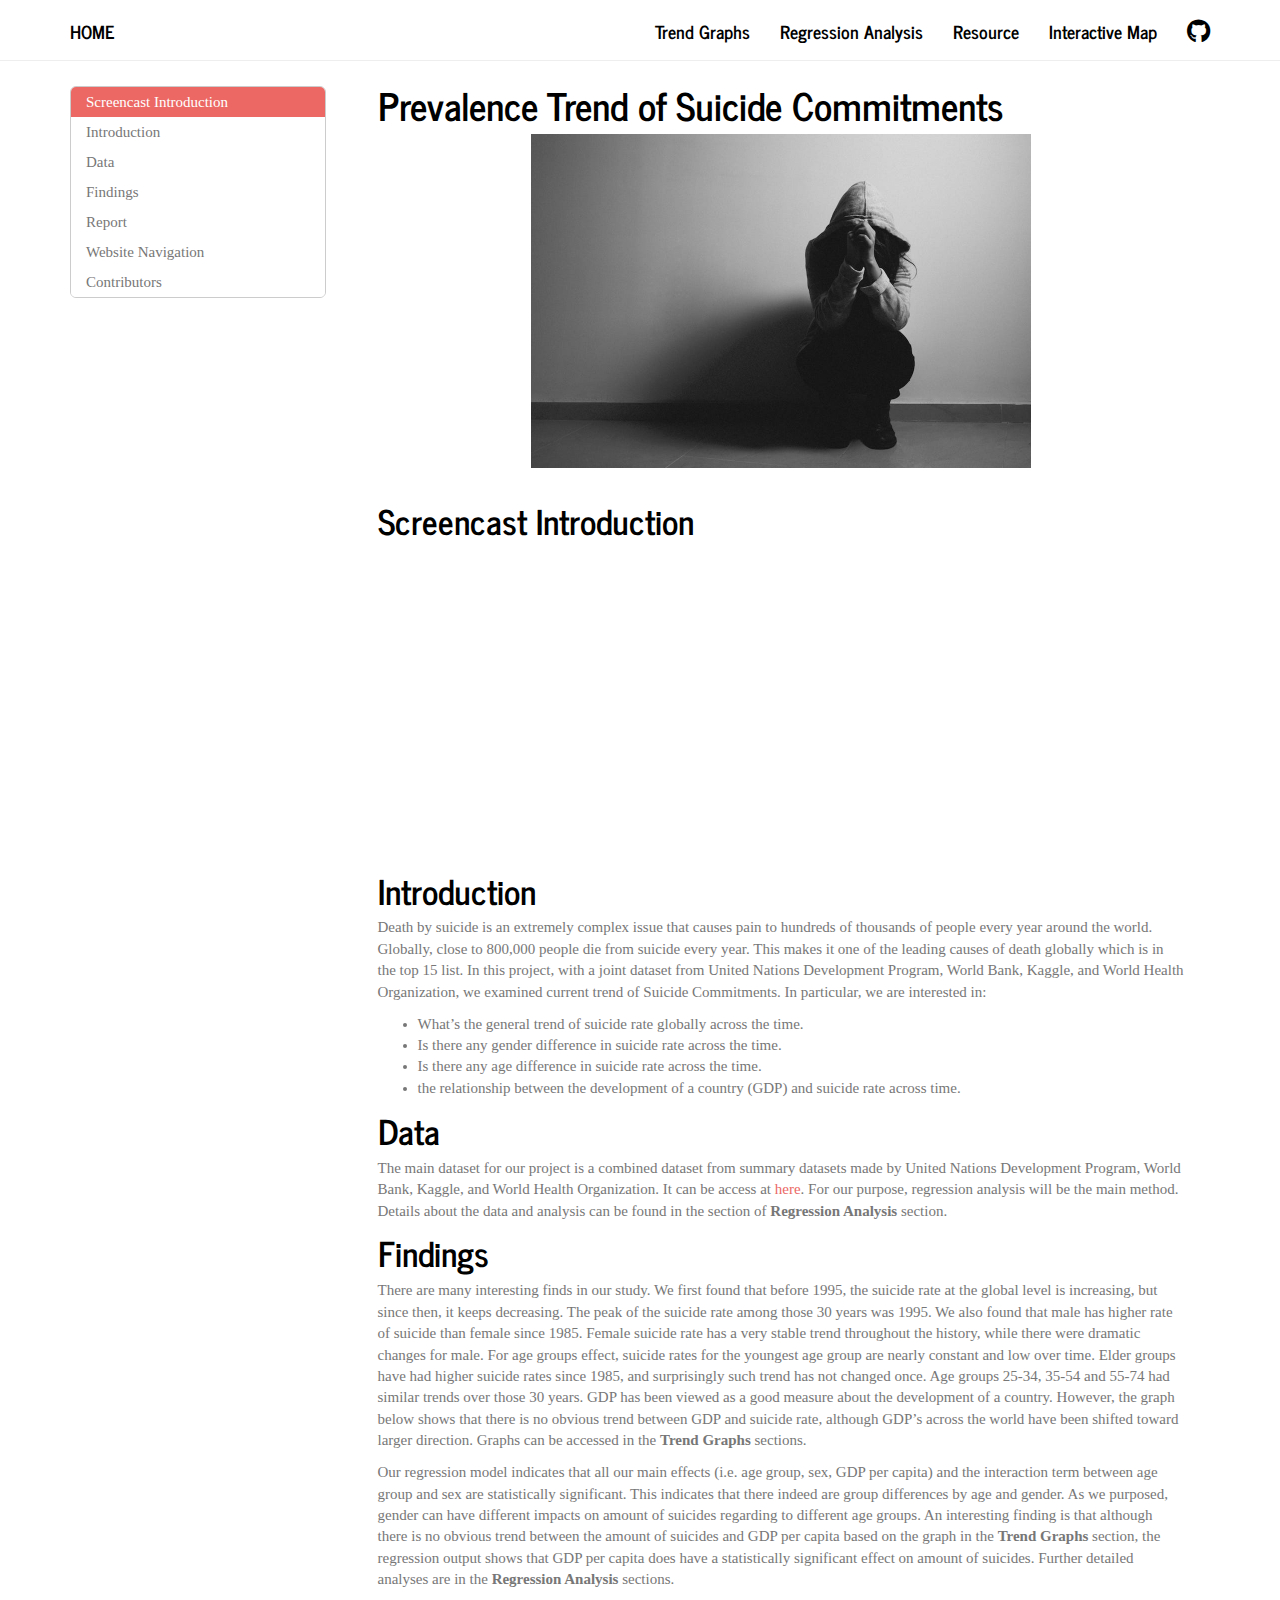
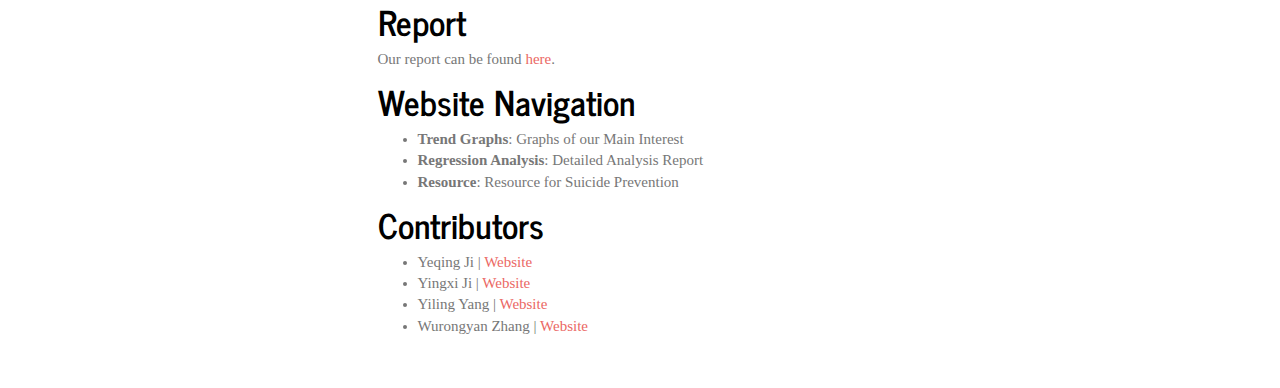
<file: index.html>
<!DOCTYPE html>

<html xmlns="http://www.w3.org/1999/xhtml">

<head>

<meta charset="utf-8" />
<meta http-equiv="Content-Type" content="text/html; charset=utf-8" />
<meta name="generator" content="pandoc" />
<meta http-equiv="X-UA-Compatible" content="IE=EDGE" />




<title>Prevalence Trend of Suicide Commitments</title>

<script src="site_libs/jquery-1.11.3/jquery.min.js"></script>
<meta name="viewport" content="width=device-width, initial-scale=1" />
<link href="site_libs/bootstrap-3.3.5/css/journal.min.css" rel="stylesheet" />
<script src="site_libs/bootstrap-3.3.5/js/bootstrap.min.js"></script>
<script src="site_libs/bootstrap-3.3.5/shim/html5shiv.min.js"></script>
<script src="site_libs/bootstrap-3.3.5/shim/respond.min.js"></script>
<script src="site_libs/jqueryui-1.11.4/jquery-ui.min.js"></script>
<link href="site_libs/tocify-1.9.1/jquery.tocify.css" rel="stylesheet" />
<script src="site_libs/tocify-1.9.1/jquery.tocify.js"></script>
<script src="site_libs/navigation-1.1/tabsets.js"></script>
<link href="site_libs/highlightjs-9.12.0/default.css" rel="stylesheet" />
<script src="site_libs/highlightjs-9.12.0/highlight.js"></script>
<link href="site_libs/font-awesome-5.1.0/css/all.css" rel="stylesheet" />
<link href="site_libs/font-awesome-5.1.0/css/v4-shims.css" rel="stylesheet" />

<style type="text/css">code{white-space: pre;}</style>
<style type="text/css">
  pre:not([class]) {
    background-color: white;
  }
</style>
<script type="text/javascript">
if (window.hljs) {
  hljs.configure({languages: []});
  hljs.initHighlightingOnLoad();
  if (document.readyState && document.readyState === "complete") {
    window.setTimeout(function() { hljs.initHighlighting(); }, 0);
  }
}
</script>



<style type="text/css">
h1 {
  font-size: 34px;
}
h1.title {
  font-size: 38px;
}
h2 {
  font-size: 30px;
}
h3 {
  font-size: 24px;
}
h4 {
  font-size: 18px;
}
h5 {
  font-size: 16px;
}
h6 {
  font-size: 12px;
}
.table th:not([align]) {
  text-align: left;
}
</style>




<style type = "text/css">
.main-container {
  max-width: 940px;
  margin-left: auto;
  margin-right: auto;
}
code {
  color: inherit;
  background-color: rgba(0, 0, 0, 0.04);
}
img {
  max-width:100%;
}
.tabbed-pane {
  padding-top: 12px;
}
.html-widget {
  margin-bottom: 20px;
}
button.code-folding-btn:focus {
  outline: none;
}
summary {
  display: list-item;
}
</style>


<style type="text/css">
/* padding for bootstrap navbar */
body {
  padding-top: 61px;
  padding-bottom: 40px;
}
/* offset scroll position for anchor links (for fixed navbar)  */
.section h1 {
  padding-top: 66px;
  margin-top: -66px;
}
.section h2 {
  padding-top: 66px;
  margin-top: -66px;
}
.section h3 {
  padding-top: 66px;
  margin-top: -66px;
}
.section h4 {
  padding-top: 66px;
  margin-top: -66px;
}
.section h5 {
  padding-top: 66px;
  margin-top: -66px;
}
.section h6 {
  padding-top: 66px;
  margin-top: -66px;
}
.dropdown-submenu {
  position: relative;
}
.dropdown-submenu>.dropdown-menu {
  top: 0;
  left: 100%;
  margin-top: -6px;
  margin-left: -1px;
  border-radius: 0 6px 6px 6px;
}
.dropdown-submenu:hover>.dropdown-menu {
  display: block;
}
.dropdown-submenu>a:after {
  display: block;
  content: " ";
  float: right;
  width: 0;
  height: 0;
  border-color: transparent;
  border-style: solid;
  border-width: 5px 0 5px 5px;
  border-left-color: #cccccc;
  margin-top: 5px;
  margin-right: -10px;
}
.dropdown-submenu:hover>a:after {
  border-left-color: #ffffff;
}
.dropdown-submenu.pull-left {
  float: none;
}
.dropdown-submenu.pull-left>.dropdown-menu {
  left: -100%;
  margin-left: 10px;
  border-radius: 6px 0 6px 6px;
}
</style>

<script>
// manage active state of menu based on current page
$(document).ready(function () {
  // active menu anchor
  href = window.location.pathname
  href = href.substr(href.lastIndexOf('/') + 1)
  if (href === "")
    href = "index.html";
  var menuAnchor = $('a[href="' + href + '"]');

  // mark it active
  menuAnchor.parent().addClass('active');

  // if it's got a parent navbar menu mark it active as well
  menuAnchor.closest('li.dropdown').addClass('active');
});
</script>

<!-- tabsets -->

<style type="text/css">
.tabset-dropdown > .nav-tabs {
  display: inline-table;
  max-height: 500px;
  min-height: 44px;
  overflow-y: auto;
  background: white;
  border: 1px solid #ddd;
  border-radius: 4px;
}

.tabset-dropdown > .nav-tabs > li.active:before {
  content: "";
  font-family: 'Glyphicons Halflings';
  display: inline-block;
  padding: 10px;
  border-right: 1px solid #ddd;
}

.tabset-dropdown > .nav-tabs.nav-tabs-open > li.active:before {
  content: "&#xe258;";
  border: none;
}

.tabset-dropdown > .nav-tabs.nav-tabs-open:before {
  content: "";
  font-family: 'Glyphicons Halflings';
  display: inline-block;
  padding: 10px;
  border-right: 1px solid #ddd;
}

.tabset-dropdown > .nav-tabs > li.active {
  display: block;
}

.tabset-dropdown > .nav-tabs > li > a,
.tabset-dropdown > .nav-tabs > li > a:focus,
.tabset-dropdown > .nav-tabs > li > a:hover {
  border: none;
  display: inline-block;
  border-radius: 4px;
}

.tabset-dropdown > .nav-tabs.nav-tabs-open > li {
  display: block;
  float: none;
}

.tabset-dropdown > .nav-tabs > li {
  display: none;
}
</style>

<!-- code folding -->



<style type="text/css">

#TOC {
  margin: 25px 0px 20px 0px;
}
@media (max-width: 768px) {
#TOC {
  position: relative;
  width: 100%;
}
}


.toc-content {
  padding-left: 30px;
  padding-right: 40px;
}

div.main-container {
  max-width: 1200px;
}

div.tocify {
  width: 20%;
  max-width: 260px;
  max-height: 85%;
}

@media (min-width: 768px) and (max-width: 991px) {
  div.tocify {
    width: 25%;
  }
}

@media (max-width: 767px) {
  div.tocify {
    width: 100%;
    max-width: none;
  }
}

.tocify ul, .tocify li {
  line-height: 20px;
}

.tocify-subheader .tocify-item {
  font-size: 0.90em;
}

.tocify .list-group-item {
  border-radius: 0px;
}


</style>



</head>

<body>


<div class="container-fluid main-container">


<!-- setup 3col/9col grid for toc_float and main content  -->
<div class="row-fluid">
<div class="col-xs-12 col-sm-4 col-md-3">
<div id="TOC" class="tocify">
</div>
</div>

<div class="toc-content col-xs-12 col-sm-8 col-md-9">




<div class="navbar navbar-default  navbar-fixed-top" role="navigation">
  <div class="container">
    <div class="navbar-header">
      <button type="button" class="navbar-toggle collapsed" data-toggle="collapse" data-target="#navbar">
        <span class="icon-bar"></span>
        <span class="icon-bar"></span>
        <span class="icon-bar"></span>
      </button>
      <a class="navbar-brand" href="index.html">Home</a>
    </div>
    <div id="navbar" class="navbar-collapse collapse">
      <ul class="nav navbar-nav">
        
      </ul>
      <ul class="nav navbar-nav navbar-right">
        <li>
  <a href="general.html">Trend Graphs</a>
</li>
<li>
  <a href="regression.html">Regression Analysis</a>
</li>
<li>
  <a href="resource.html">Resource</a>
</li>
<li>
  <a href="https://yj2580.shinyapps.io/interactivemap/">Interactive Map</a>
</li>
<li>
  <a href="https://github.com/suicideProj/suicideProj.github.io">
    <span class="fa fa-github fa-lg"></span>
     
  </a>
</li>
      </ul>
    </div><!--/.nav-collapse -->
  </div><!--/.container -->
</div><!--/.navbar -->

<div class="fluid-row" id="header">



<h1 class="title toc-ignore">Prevalence Trend of Suicide Commitments</h1>

</div>


<center>
<img src="homepage.jpg" width="500" />
</center>
<p><br></p>
<div id="screencast-introduction" class="section level1">
<h1>Screencast Introduction</h1>
<iframe width="560" height="315" src="https://www.youtube.com/embed/yutHrR_31g4" frameborder="0" allow="accelerometer; autoplay; encrypted-media; gyroscope; picture-in-picture" allowfullscreen>
</iframe>
</div>
<div id="introduction" class="section level1">
<h1>Introduction</h1>
<p>Death by suicide is an extremely complex issue that causes pain to hundreds of thousands of people every year around the world. Globally, close to 800,000 people die from suicide every year. This makes it one of the leading causes of death globally which is in the top 15 list. In this project, with a joint dataset from United Nations Development Program, World Bank, Kaggle, and World Health Organization, we examined current trend of Suicide Commitments. In particular, we are interested in:</p>
<ul>
<li>What’s the general trend of suicide rate globally across the time.</li>
<li>Is there any gender difference in suicide rate across the time.</li>
<li>Is there any age difference in suicide rate across the time.</li>
<li>the relationship between the development of a country (GDP) and suicide rate across time.</li>
</ul>
</div>
<div id="data" class="section level1">
<h1>Data</h1>
<p>The main dataset for our project is a combined dataset from summary datasets made by United Nations Development Program, World Bank, Kaggle, and World Health Organization. It can be access at <a href="https://www.kaggle.com/russellyates88/suicide-rates-overview-1985-to-2016">here</a>. For our purpose, regression analysis will be the main method. Details about the data and analysis can be found in the section of <strong>Regression Analysis</strong> section.</p>
</div>
<div id="findings" class="section level1">
<h1>Findings</h1>
<p>There are many interesting finds in our study. We first found that before 1995, the suicide rate at the global level is increasing, but since then, it keeps decreasing. The peak of the suicide rate among those 30 years was 1995. We also found that male has higher rate of suicide than female since 1985. Female suicide rate has a very stable trend throughout the history, while there were dramatic changes for male. For age groups effect, suicide rates for the youngest age group are nearly constant and low over time. Elder groups have had higher suicide rates since 1985, and surprisingly such trend has not changed once. Age groups 25-34, 35-54 and 55-74 had similar trends over those 30 years. GDP has been viewed as a good measure about the development of a country. However, the graph below shows that there is no obvious trend between GDP and suicide rate, although GDP’s across the world have been shifted toward larger direction. Graphs can be accessed in the <strong>Trend Graphs</strong> sections.</p>
<p>Our regression model indicates that all our main effects (i.e. age group, sex, GDP per capita) and the interaction term between age group and sex are statistically significant. This indicates that there indeed are group differences by age and gender. As we purposed, gender can have different impacts on amount of suicides regarding to different age groups. An interesting finding is that although there is no obvious trend between the amount of suicides and GDP per capita based on the graph in the <strong>Trend Graphs</strong> section, the regression output shows that GDP per capita does have a statistically significant effect on amount of suicides. Further detailed analyses are in the <strong>Regression Analysis</strong> sections.</p>
</div>
<div id="report" class="section level1">
<h1>Report</h1>
<p>Our report can be found <a href="report.html">here</a>.</p>
</div>
<div id="website-navigation" class="section level1">
<h1>Website Navigation</h1>
<ul>
<li><strong>Trend Graphs</strong>: Graphs of our Main Interest</li>
<li><strong>Regression Analysis</strong>: Detailed Analysis Report</li>
<li><strong>Resource</strong>: Resource for Suicide Prevention</li>
</ul>
</div>
<div id="contributors" class="section level1">
<h1>Contributors</h1>
<ul>
<li>Yeqing Ji | <a href="https://yj2580.github.io/">Website</a></li>
<li>Yingxi Ji | <a href="https://yj2579.github.io/">Website</a></li>
<li>Yiling Yang | <a href="https://yy3018.github.io/">Website</a></li>
<li>Wurongyan Zhang | <a href="https://zhangwurongyan.github.io/">Website</a></li>
</ul>
</div>



</div>
</div>

</div>

<script>

// add bootstrap table styles to pandoc tables
function bootstrapStylePandocTables() {
  $('tr.header').parent('thead').parent('table').addClass('table table-condensed');
}
$(document).ready(function () {
  bootstrapStylePandocTables();
});


</script>

<!-- tabsets -->

<script>
$(document).ready(function () {
  window.buildTabsets("TOC");
});

$(document).ready(function () {
  $('.tabset-dropdown > .nav-tabs > li').click(function () {
    $(this).parent().toggleClass('nav-tabs-open')
  });
});
</script>

<!-- code folding -->

<script>
$(document).ready(function ()  {

    // move toc-ignore selectors from section div to header
    $('div.section.toc-ignore')
        .removeClass('toc-ignore')
        .children('h1,h2,h3,h4,h5').addClass('toc-ignore');

    // establish options
    var options = {
      selectors: "h1,h2,h3",
      theme: "bootstrap3",
      context: '.toc-content',
      hashGenerator: function (text) {
        return text.replace(/[.\\/?&!#<>]/g, '').replace(/\s/g, '_').toLowerCase();
      },
      ignoreSelector: ".toc-ignore",
      scrollTo: 0
    };
    options.showAndHide = true;
    options.smoothScroll = true;

    // tocify
    var toc = $("#TOC").tocify(options).data("toc-tocify");
});
</script>

<!-- dynamically load mathjax for compatibility with self-contained -->
<script>
  (function () {
    var script = document.createElement("script");
    script.type = "text/javascript";
    script.src  = "https://mathjax.rstudio.com/latest/MathJax.js?config=TeX-AMS-MML_HTMLorMML";
    document.getElementsByTagName("head")[0].appendChild(script);
  })();
</script>

</body>
</html>
</file>
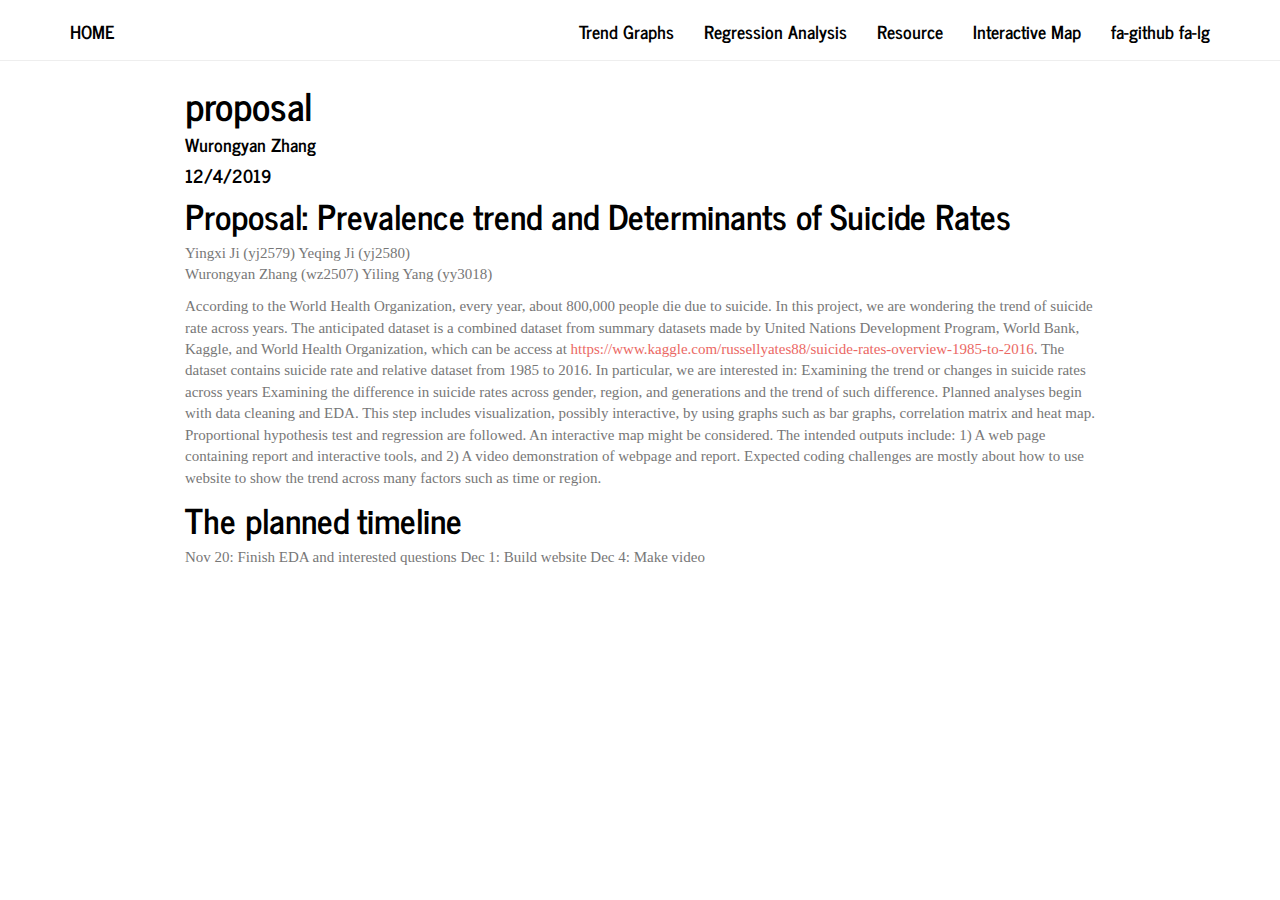
<file: proposal.html>
<!DOCTYPE html>

<html xmlns="http://www.w3.org/1999/xhtml">

<head>

<meta charset="utf-8" />
<meta http-equiv="Content-Type" content="text/html; charset=utf-8" />
<meta name="generator" content="pandoc" />
<meta http-equiv="X-UA-Compatible" content="IE=EDGE" />


<meta name="author" content="Wurongyan Zhang" />


<title>proposal</title>

<script src="site_libs/jquery-1.11.3/jquery.min.js"></script>
<meta name="viewport" content="width=device-width, initial-scale=1" />
<link href="site_libs/bootstrap-3.3.5/css/journal.min.css" rel="stylesheet" />
<script src="site_libs/bootstrap-3.3.5/js/bootstrap.min.js"></script>
<script src="site_libs/bootstrap-3.3.5/shim/html5shiv.min.js"></script>
<script src="site_libs/bootstrap-3.3.5/shim/respond.min.js"></script>
<script src="site_libs/navigation-1.1/tabsets.js"></script>
<link href="site_libs/highlightjs-9.12.0/default.css" rel="stylesheet" />
<script src="site_libs/highlightjs-9.12.0/highlight.js"></script>

<style type="text/css">code{white-space: pre;}</style>
<style type="text/css">
  pre:not([class]) {
    background-color: white;
  }
</style>
<script type="text/javascript">
if (window.hljs) {
  hljs.configure({languages: []});
  hljs.initHighlightingOnLoad();
  if (document.readyState && document.readyState === "complete") {
    window.setTimeout(function() { hljs.initHighlighting(); }, 0);
  }
}
</script>



<style type="text/css">
h1 {
  font-size: 34px;
}
h1.title {
  font-size: 38px;
}
h2 {
  font-size: 30px;
}
h3 {
  font-size: 24px;
}
h4 {
  font-size: 18px;
}
h5 {
  font-size: 16px;
}
h6 {
  font-size: 12px;
}
.table th:not([align]) {
  text-align: left;
}
</style>




<style type = "text/css">
.main-container {
  max-width: 940px;
  margin-left: auto;
  margin-right: auto;
}
code {
  color: inherit;
  background-color: rgba(0, 0, 0, 0.04);
}
img {
  max-width:100%;
}
.tabbed-pane {
  padding-top: 12px;
}
.html-widget {
  margin-bottom: 20px;
}
button.code-folding-btn:focus {
  outline: none;
}
summary {
  display: list-item;
}
</style>


<style type="text/css">
/* padding for bootstrap navbar */
body {
  padding-top: 61px;
  padding-bottom: 40px;
}
/* offset scroll position for anchor links (for fixed navbar)  */
.section h1 {
  padding-top: 66px;
  margin-top: -66px;
}
.section h2 {
  padding-top: 66px;
  margin-top: -66px;
}
.section h3 {
  padding-top: 66px;
  margin-top: -66px;
}
.section h4 {
  padding-top: 66px;
  margin-top: -66px;
}
.section h5 {
  padding-top: 66px;
  margin-top: -66px;
}
.section h6 {
  padding-top: 66px;
  margin-top: -66px;
}
.dropdown-submenu {
  position: relative;
}
.dropdown-submenu>.dropdown-menu {
  top: 0;
  left: 100%;
  margin-top: -6px;
  margin-left: -1px;
  border-radius: 0 6px 6px 6px;
}
.dropdown-submenu:hover>.dropdown-menu {
  display: block;
}
.dropdown-submenu>a:after {
  display: block;
  content: " ";
  float: right;
  width: 0;
  height: 0;
  border-color: transparent;
  border-style: solid;
  border-width: 5px 0 5px 5px;
  border-left-color: #cccccc;
  margin-top: 5px;
  margin-right: -10px;
}
.dropdown-submenu:hover>a:after {
  border-left-color: #ffffff;
}
.dropdown-submenu.pull-left {
  float: none;
}
.dropdown-submenu.pull-left>.dropdown-menu {
  left: -100%;
  margin-left: 10px;
  border-radius: 6px 0 6px 6px;
}
</style>

<script>
// manage active state of menu based on current page
$(document).ready(function () {
  // active menu anchor
  href = window.location.pathname
  href = href.substr(href.lastIndexOf('/') + 1)
  if (href === "")
    href = "index.html";
  var menuAnchor = $('a[href="' + href + '"]');

  // mark it active
  menuAnchor.parent().addClass('active');

  // if it's got a parent navbar menu mark it active as well
  menuAnchor.closest('li.dropdown').addClass('active');
});
</script>

<!-- tabsets -->

<style type="text/css">
.tabset-dropdown > .nav-tabs {
  display: inline-table;
  max-height: 500px;
  min-height: 44px;
  overflow-y: auto;
  background: white;
  border: 1px solid #ddd;
  border-radius: 4px;
}

.tabset-dropdown > .nav-tabs > li.active:before {
  content: "";
  font-family: 'Glyphicons Halflings';
  display: inline-block;
  padding: 10px;
  border-right: 1px solid #ddd;
}

.tabset-dropdown > .nav-tabs.nav-tabs-open > li.active:before {
  content: "&#xe258;";
  border: none;
}

.tabset-dropdown > .nav-tabs.nav-tabs-open:before {
  content: "";
  font-family: 'Glyphicons Halflings';
  display: inline-block;
  padding: 10px;
  border-right: 1px solid #ddd;
}

.tabset-dropdown > .nav-tabs > li.active {
  display: block;
}

.tabset-dropdown > .nav-tabs > li > a,
.tabset-dropdown > .nav-tabs > li > a:focus,
.tabset-dropdown > .nav-tabs > li > a:hover {
  border: none;
  display: inline-block;
  border-radius: 4px;
}

.tabset-dropdown > .nav-tabs.nav-tabs-open > li {
  display: block;
  float: none;
}

.tabset-dropdown > .nav-tabs > li {
  display: none;
}
</style>

<!-- code folding -->




</head>

<body>


<div class="container-fluid main-container">




<div class="navbar navbar-default  navbar-fixed-top" role="navigation">
  <div class="container">
    <div class="navbar-header">
      <button type="button" class="navbar-toggle collapsed" data-toggle="collapse" data-target="#navbar">
        <span class="icon-bar"></span>
        <span class="icon-bar"></span>
        <span class="icon-bar"></span>
      </button>
      <a class="navbar-brand" href="index.html">Home</a>
    </div>
    <div id="navbar" class="navbar-collapse collapse">
      <ul class="nav navbar-nav">
        
      </ul>
      <ul class="nav navbar-nav navbar-right">
        <li>
  <a href="general.html">Trend Graphs</a>
</li>
<li>
  <a href="regression.html">Regression Analysis</a>
</li>
<li>
  <a href="resource.html">Resource</a>
</li>
<li>
  <a href="https://yj2580.shinyapps.io/interactivemap/">Interactive Map</a>
</li>
<li>
  <a href="https://github.com/suicideProj/suicideProj.github.io.git">fa-github fa-lg</a>
</li>
      </ul>
    </div><!--/.nav-collapse -->
  </div><!--/.container -->
</div><!--/.navbar -->

<div class="fluid-row" id="header">



<h1 class="title toc-ignore">proposal</h1>
<h4 class="author">Wurongyan Zhang</h4>
<h4 class="date">12/4/2019</h4>

</div>


<div id="proposal-prevalence-trend-and-determinants-of-suicide-rates" class="section level1">
<h1>Proposal: Prevalence trend and Determinants of Suicide Rates</h1>
<p>Yingxi Ji (yj2579) Yeqing Ji (yj2580)<br />
Wurongyan Zhang (wz2507) Yiling Yang (yy3018)</p>
<p>According to the World Health Organization, every year, about 800,000 people die due to suicide. In this project, we are wondering the trend of suicide rate across years. The anticipated dataset is a combined dataset from summary datasets made by United Nations Development Program, World Bank, Kaggle, and World Health Organization, which can be access at <a href="https://www.kaggle.com/russellyates88/suicide-rates-overview-1985-to-2016" class="uri">https://www.kaggle.com/russellyates88/suicide-rates-overview-1985-to-2016</a>. The dataset contains suicide rate and relative dataset from 1985 to 2016. In particular, we are interested in: Examining the trend or changes in suicide rates across years Examining the difference in suicide rates across gender, region, and generations and the trend of such difference. Planned analyses begin with data cleaning and EDA. This step includes visualization, possibly interactive, by using graphs such as bar graphs, correlation matrix and heat map. Proportional hypothesis test and regression are followed. An interactive map might be considered. The intended outputs include: 1) A web page containing report and interactive tools, and 2) A video demonstration of webpage and report. Expected coding challenges are mostly about how to use website to show the trend across many factors such as time or region.</p>
</div>
<div id="the-planned-timeline" class="section level1">
<h1>The planned timeline</h1>
<p>Nov 20: Finish EDA and interested questions Dec 1: Build website Dec 4: Make video</p>
</div>




</div>

<script>

// add bootstrap table styles to pandoc tables
function bootstrapStylePandocTables() {
  $('tr.header').parent('thead').parent('table').addClass('table table-condensed');
}
$(document).ready(function () {
  bootstrapStylePandocTables();
});


</script>

<!-- tabsets -->

<script>
$(document).ready(function () {
  window.buildTabsets("TOC");
});

$(document).ready(function () {
  $('.tabset-dropdown > .nav-tabs > li').click(function () {
    $(this).parent().toggleClass('nav-tabs-open')
  });
});
</script>

<!-- code folding -->


<!-- dynamically load mathjax for compatibility with self-contained -->
<script>
  (function () {
    var script = document.createElement("script");
    script.type = "text/javascript";
    script.src  = "https://mathjax.rstudio.com/latest/MathJax.js?config=TeX-AMS-MML_HTMLorMML";
    document.getElementsByTagName("head")[0].appendChild(script);
  })();
</script>

</body>
</html>
</file>
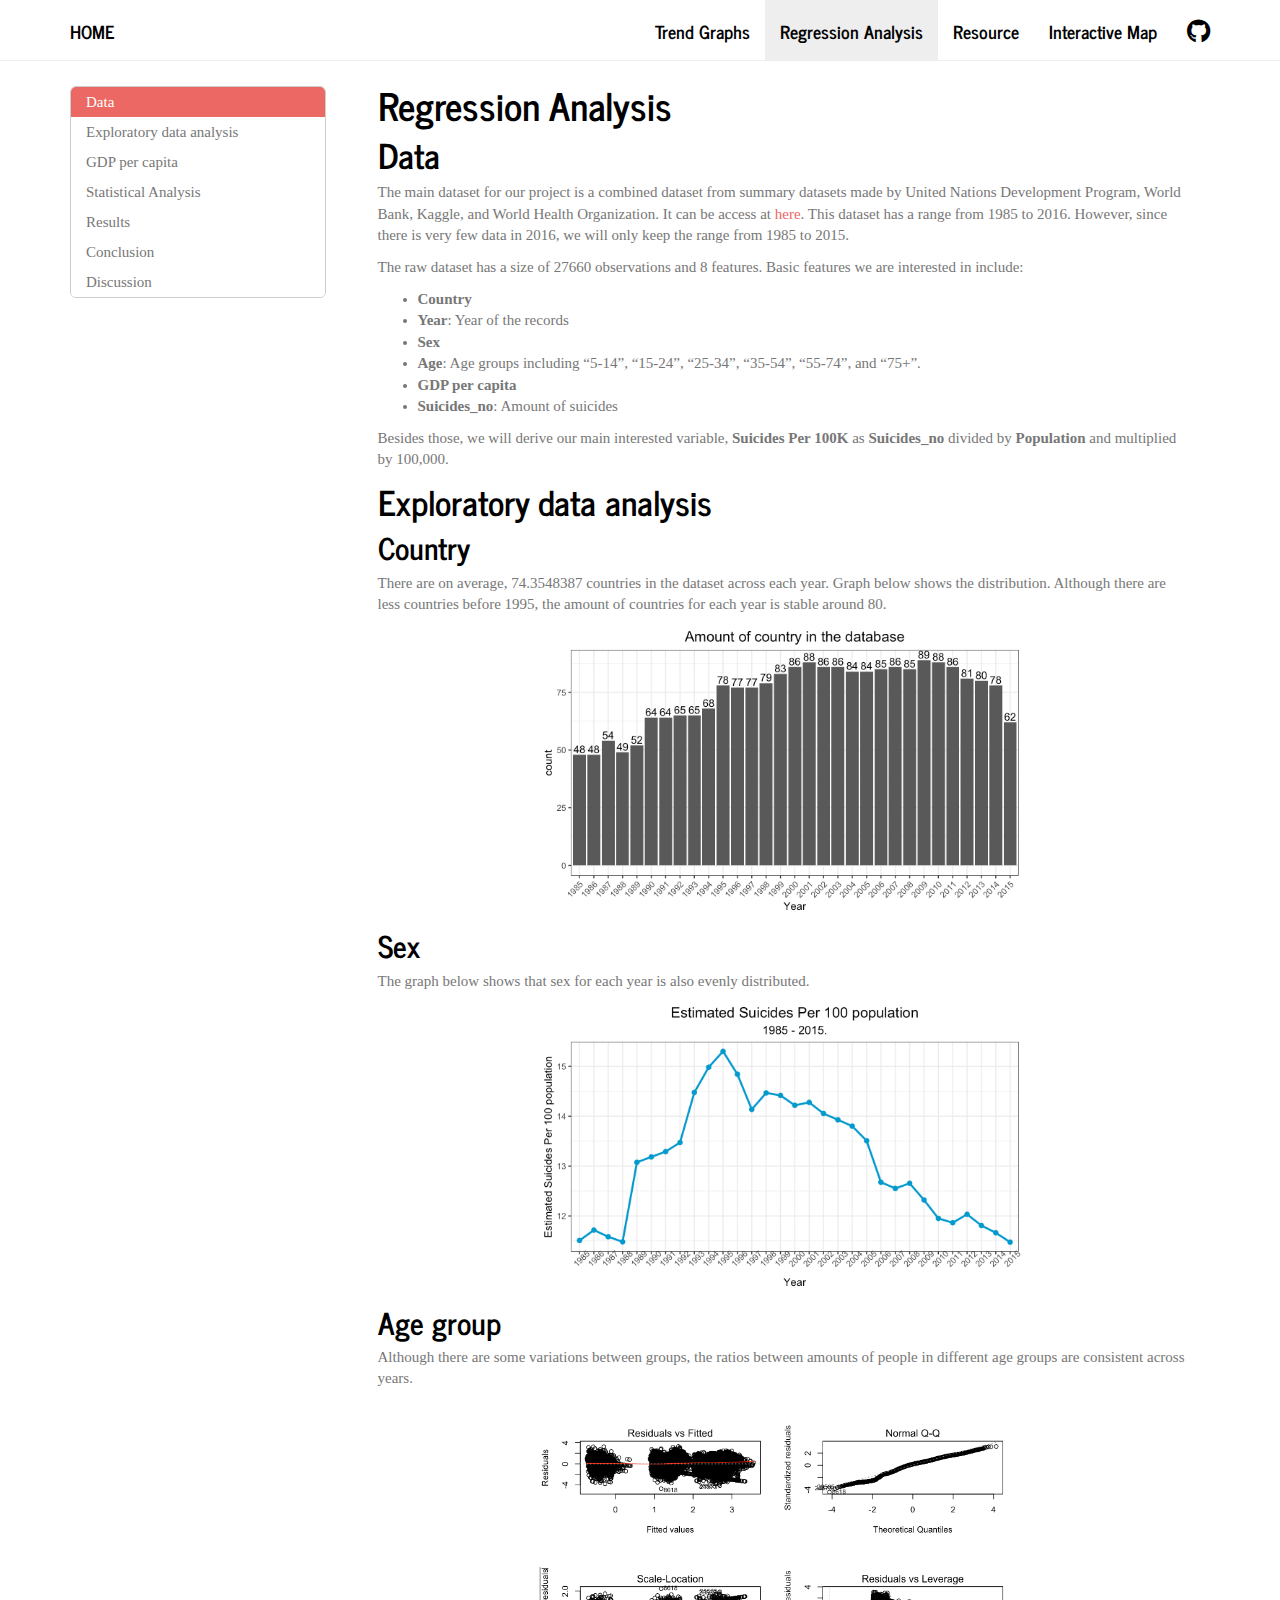
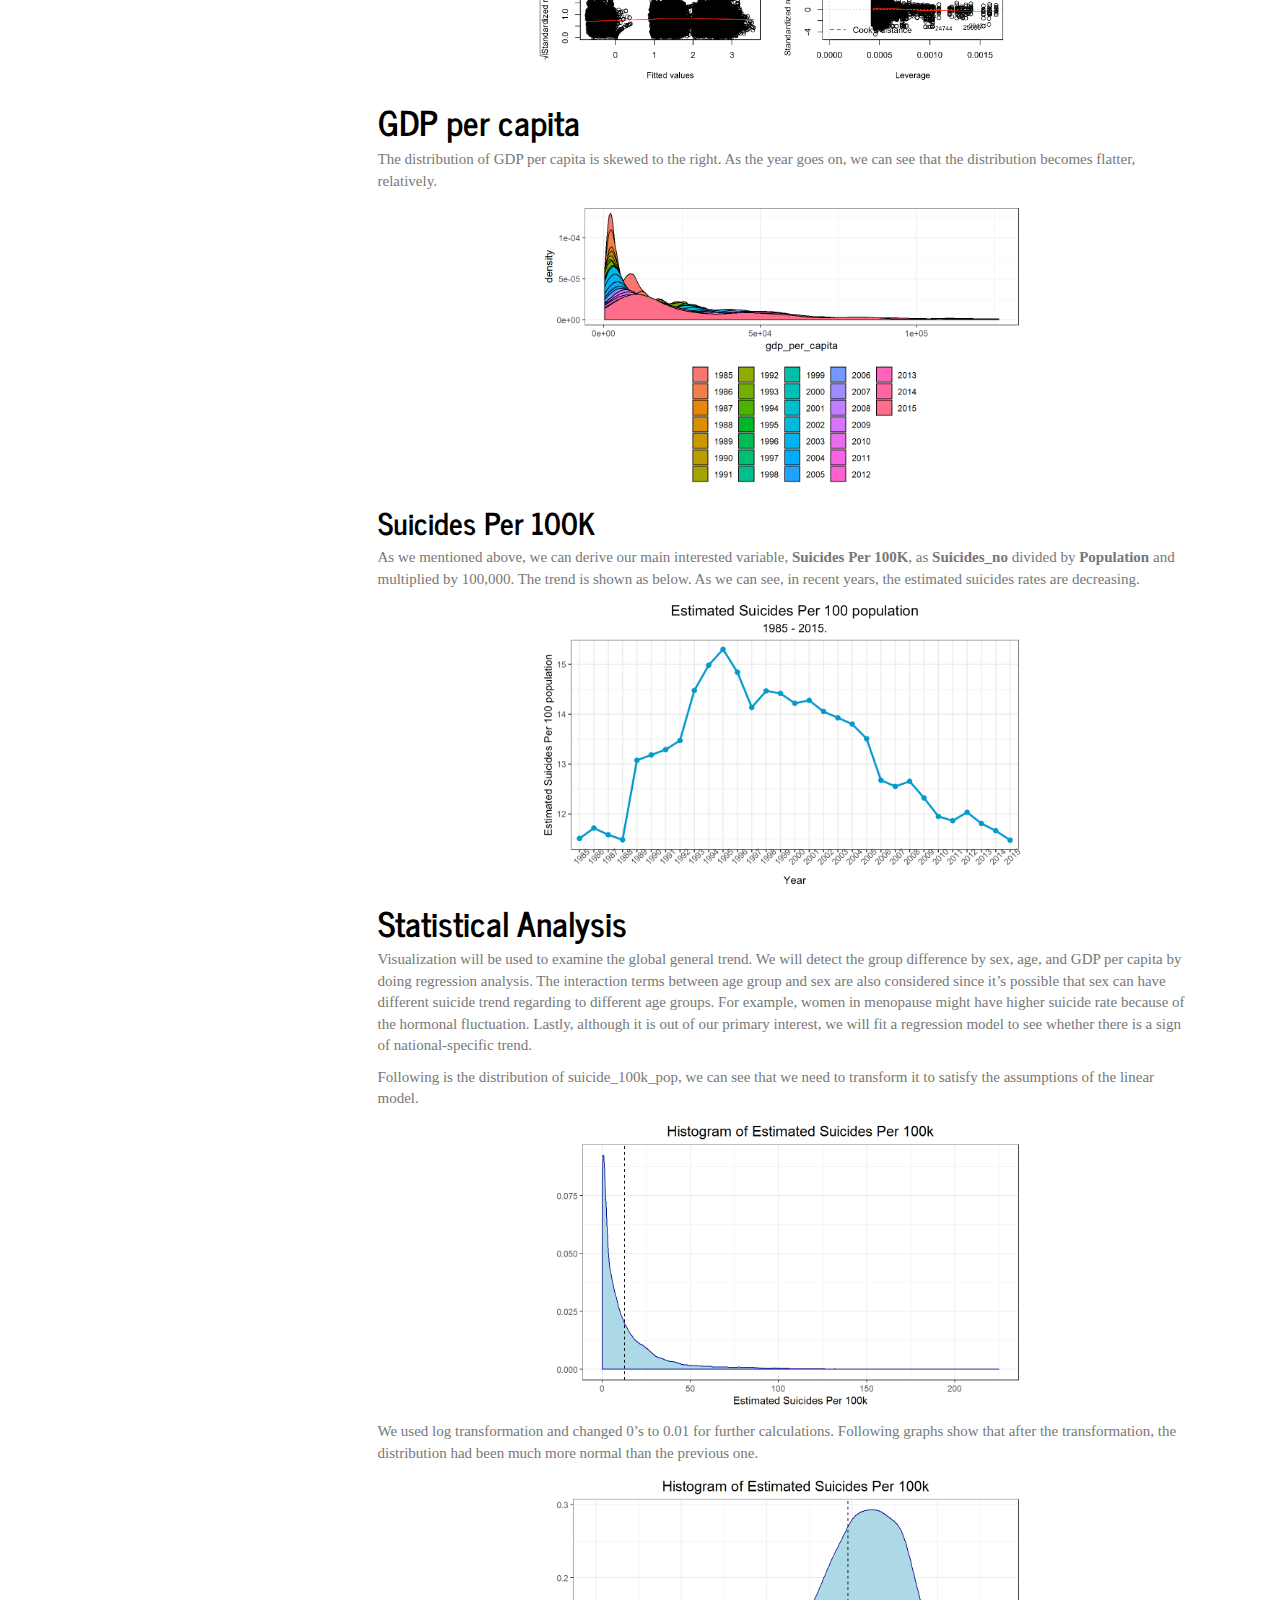
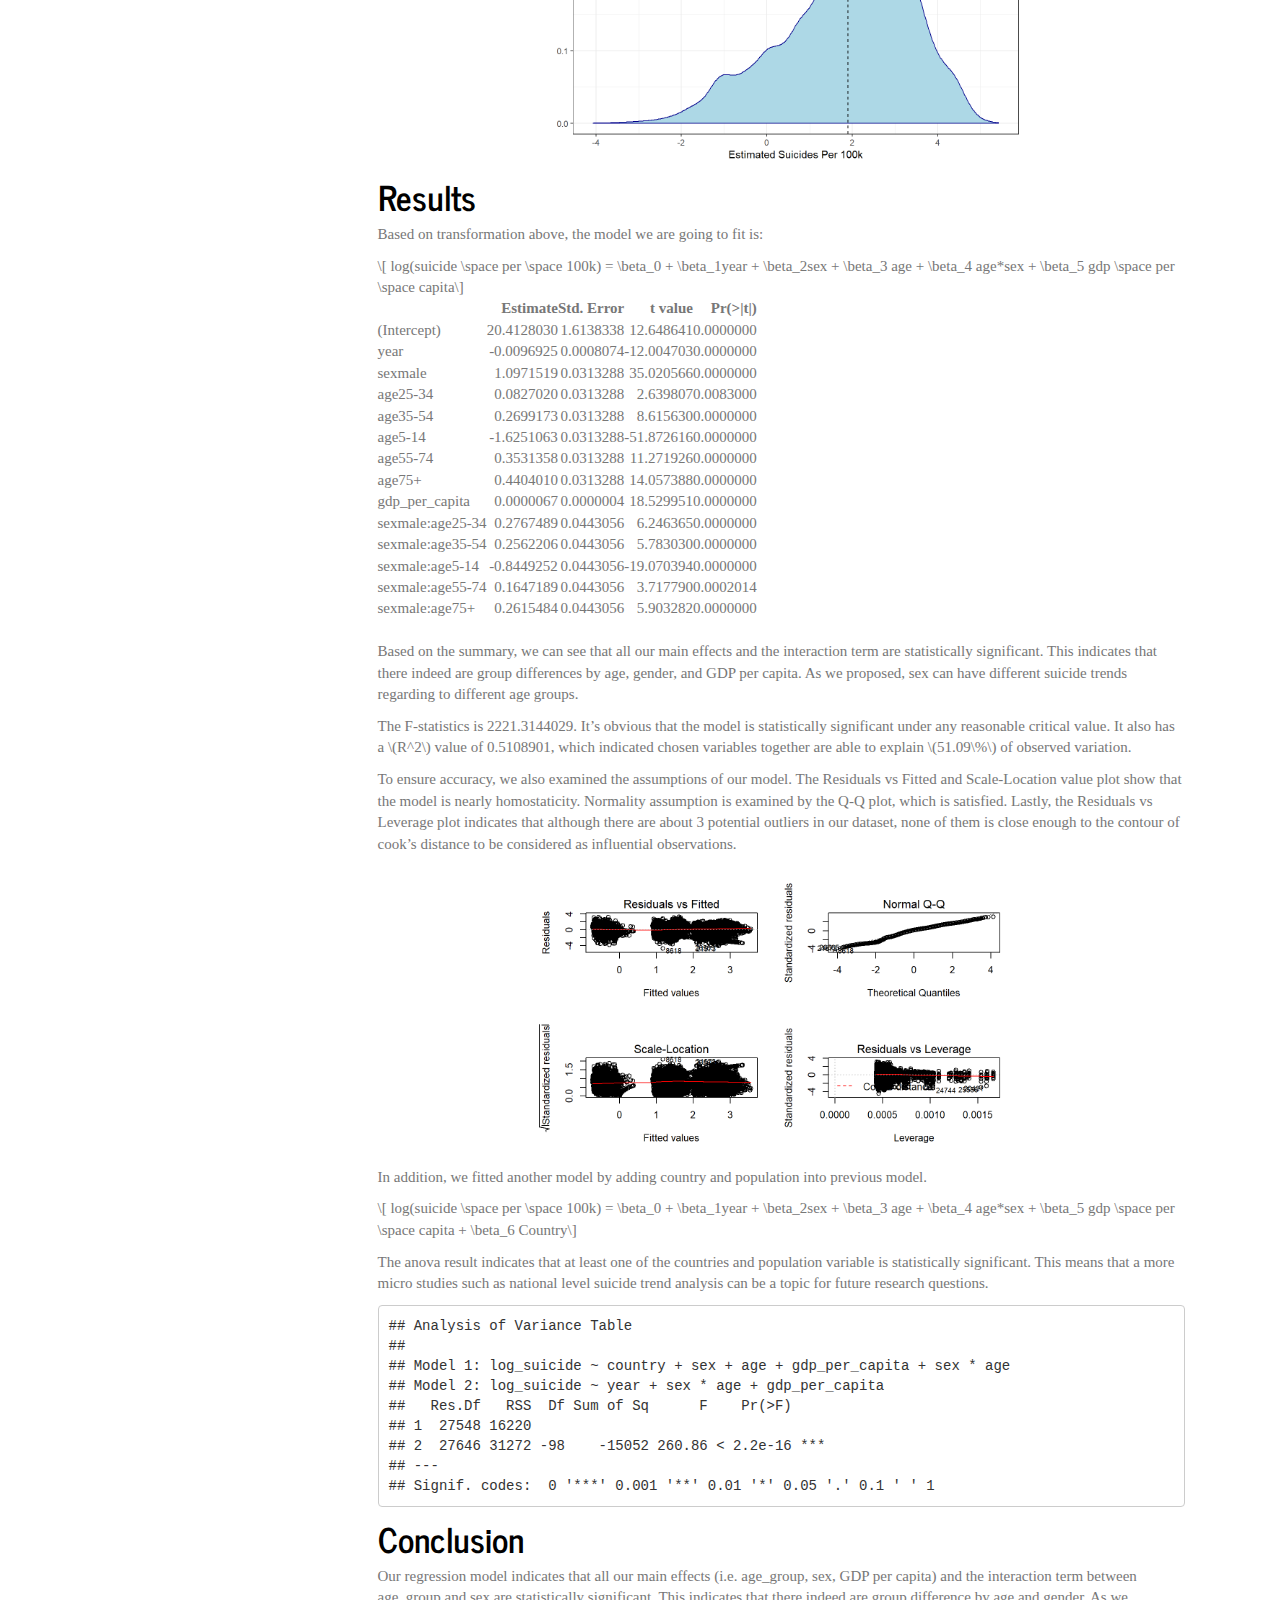
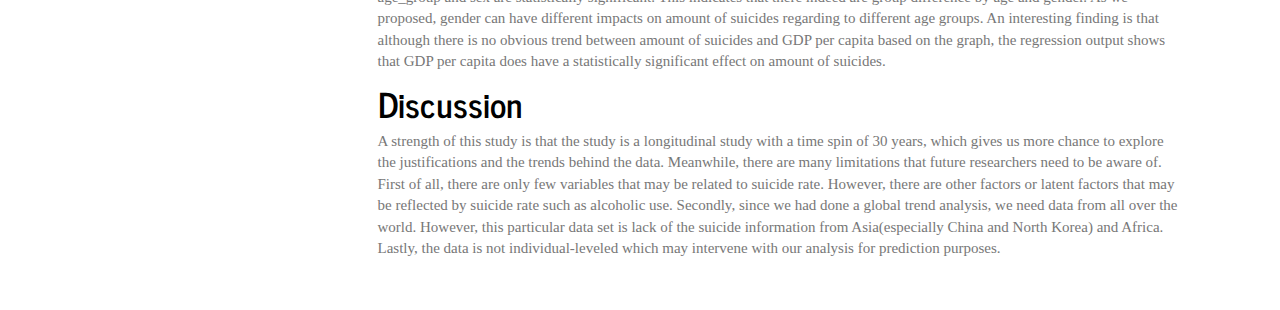
<file: regression.html>
<!DOCTYPE html>

<html xmlns="http://www.w3.org/1999/xhtml">

<head>

<meta charset="utf-8" />
<meta http-equiv="Content-Type" content="text/html; charset=utf-8" />
<meta name="generator" content="pandoc" />
<meta http-equiv="X-UA-Compatible" content="IE=EDGE" />




<title>Regression Analysis</title>

<script src="site_libs/jquery-1.11.3/jquery.min.js"></script>
<meta name="viewport" content="width=device-width, initial-scale=1" />
<link href="site_libs/bootstrap-3.3.5/css/journal.min.css" rel="stylesheet" />
<script src="site_libs/bootstrap-3.3.5/js/bootstrap.min.js"></script>
<script src="site_libs/bootstrap-3.3.5/shim/html5shiv.min.js"></script>
<script src="site_libs/bootstrap-3.3.5/shim/respond.min.js"></script>
<script src="site_libs/jqueryui-1.11.4/jquery-ui.min.js"></script>
<link href="site_libs/tocify-1.9.1/jquery.tocify.css" rel="stylesheet" />
<script src="site_libs/tocify-1.9.1/jquery.tocify.js"></script>
<script src="site_libs/navigation-1.1/tabsets.js"></script>
<link href="site_libs/highlightjs-9.12.0/default.css" rel="stylesheet" />
<script src="site_libs/highlightjs-9.12.0/highlight.js"></script>
<link href="site_libs/font-awesome-5.1.0/css/all.css" rel="stylesheet" />
<link href="site_libs/font-awesome-5.1.0/css/v4-shims.css" rel="stylesheet" />

<style type="text/css">code{white-space: pre;}</style>
<style type="text/css">
  pre:not([class]) {
    background-color: white;
  }
</style>
<script type="text/javascript">
if (window.hljs) {
  hljs.configure({languages: []});
  hljs.initHighlightingOnLoad();
  if (document.readyState && document.readyState === "complete") {
    window.setTimeout(function() { hljs.initHighlighting(); }, 0);
  }
}
</script>



<style type="text/css">
h1 {
  font-size: 34px;
}
h1.title {
  font-size: 38px;
}
h2 {
  font-size: 30px;
}
h3 {
  font-size: 24px;
}
h4 {
  font-size: 18px;
}
h5 {
  font-size: 16px;
}
h6 {
  font-size: 12px;
}
.table th:not([align]) {
  text-align: left;
}
</style>




<style type = "text/css">
.main-container {
  max-width: 940px;
  margin-left: auto;
  margin-right: auto;
}
code {
  color: inherit;
  background-color: rgba(0, 0, 0, 0.04);
}
img {
  max-width:100%;
}
.tabbed-pane {
  padding-top: 12px;
}
.html-widget {
  margin-bottom: 20px;
}
button.code-folding-btn:focus {
  outline: none;
}
summary {
  display: list-item;
}
</style>


<style type="text/css">
/* padding for bootstrap navbar */
body {
  padding-top: 61px;
  padding-bottom: 40px;
}
/* offset scroll position for anchor links (for fixed navbar)  */
.section h1 {
  padding-top: 66px;
  margin-top: -66px;
}
.section h2 {
  padding-top: 66px;
  margin-top: -66px;
}
.section h3 {
  padding-top: 66px;
  margin-top: -66px;
}
.section h4 {
  padding-top: 66px;
  margin-top: -66px;
}
.section h5 {
  padding-top: 66px;
  margin-top: -66px;
}
.section h6 {
  padding-top: 66px;
  margin-top: -66px;
}
.dropdown-submenu {
  position: relative;
}
.dropdown-submenu>.dropdown-menu {
  top: 0;
  left: 100%;
  margin-top: -6px;
  margin-left: -1px;
  border-radius: 0 6px 6px 6px;
}
.dropdown-submenu:hover>.dropdown-menu {
  display: block;
}
.dropdown-submenu>a:after {
  display: block;
  content: " ";
  float: right;
  width: 0;
  height: 0;
  border-color: transparent;
  border-style: solid;
  border-width: 5px 0 5px 5px;
  border-left-color: #cccccc;
  margin-top: 5px;
  margin-right: -10px;
}
.dropdown-submenu:hover>a:after {
  border-left-color: #ffffff;
}
.dropdown-submenu.pull-left {
  float: none;
}
.dropdown-submenu.pull-left>.dropdown-menu {
  left: -100%;
  margin-left: 10px;
  border-radius: 6px 0 6px 6px;
}
</style>

<script>
// manage active state of menu based on current page
$(document).ready(function () {
  // active menu anchor
  href = window.location.pathname
  href = href.substr(href.lastIndexOf('/') + 1)
  if (href === "")
    href = "index.html";
  var menuAnchor = $('a[href="' + href + '"]');

  // mark it active
  menuAnchor.parent().addClass('active');

  // if it's got a parent navbar menu mark it active as well
  menuAnchor.closest('li.dropdown').addClass('active');
});
</script>

<!-- tabsets -->

<style type="text/css">
.tabset-dropdown > .nav-tabs {
  display: inline-table;
  max-height: 500px;
  min-height: 44px;
  overflow-y: auto;
  background: white;
  border: 1px solid #ddd;
  border-radius: 4px;
}

.tabset-dropdown > .nav-tabs > li.active:before {
  content: "";
  font-family: 'Glyphicons Halflings';
  display: inline-block;
  padding: 10px;
  border-right: 1px solid #ddd;
}

.tabset-dropdown > .nav-tabs.nav-tabs-open > li.active:before {
  content: "&#xe258;";
  border: none;
}

.tabset-dropdown > .nav-tabs.nav-tabs-open:before {
  content: "";
  font-family: 'Glyphicons Halflings';
  display: inline-block;
  padding: 10px;
  border-right: 1px solid #ddd;
}

.tabset-dropdown > .nav-tabs > li.active {
  display: block;
}

.tabset-dropdown > .nav-tabs > li > a,
.tabset-dropdown > .nav-tabs > li > a:focus,
.tabset-dropdown > .nav-tabs > li > a:hover {
  border: none;
  display: inline-block;
  border-radius: 4px;
}

.tabset-dropdown > .nav-tabs.nav-tabs-open > li {
  display: block;
  float: none;
}

.tabset-dropdown > .nav-tabs > li {
  display: none;
}
</style>

<!-- code folding -->



<style type="text/css">

#TOC {
  margin: 25px 0px 20px 0px;
}
@media (max-width: 768px) {
#TOC {
  position: relative;
  width: 100%;
}
}


.toc-content {
  padding-left: 30px;
  padding-right: 40px;
}

div.main-container {
  max-width: 1200px;
}

div.tocify {
  width: 20%;
  max-width: 260px;
  max-height: 85%;
}

@media (min-width: 768px) and (max-width: 991px) {
  div.tocify {
    width: 25%;
  }
}

@media (max-width: 767px) {
  div.tocify {
    width: 100%;
    max-width: none;
  }
}

.tocify ul, .tocify li {
  line-height: 20px;
}

.tocify-subheader .tocify-item {
  font-size: 0.90em;
}

.tocify .list-group-item {
  border-radius: 0px;
}


</style>



</head>

<body>


<div class="container-fluid main-container">


<!-- setup 3col/9col grid for toc_float and main content  -->
<div class="row-fluid">
<div class="col-xs-12 col-sm-4 col-md-3">
<div id="TOC" class="tocify">
</div>
</div>

<div class="toc-content col-xs-12 col-sm-8 col-md-9">




<div class="navbar navbar-default  navbar-fixed-top" role="navigation">
  <div class="container">
    <div class="navbar-header">
      <button type="button" class="navbar-toggle collapsed" data-toggle="collapse" data-target="#navbar">
        <span class="icon-bar"></span>
        <span class="icon-bar"></span>
        <span class="icon-bar"></span>
      </button>
      <a class="navbar-brand" href="index.html">Home</a>
    </div>
    <div id="navbar" class="navbar-collapse collapse">
      <ul class="nav navbar-nav">
        
      </ul>
      <ul class="nav navbar-nav navbar-right">
        <li>
  <a href="general.html">Trend Graphs</a>
</li>
<li>
  <a href="regression.html">Regression Analysis</a>
</li>
<li>
  <a href="resource.html">Resource</a>
</li>
<li>
  <a href="https://yj2580.shinyapps.io/interactivemap/">Interactive Map</a>
</li>
<li>
  <a href="https://github.com/suicideProj/suicideProj.github.io">
    <span class="fa fa-github fa-lg"></span>
     
  </a>
</li>
      </ul>
    </div><!--/.nav-collapse -->
  </div><!--/.container -->
</div><!--/.navbar -->

<div class="fluid-row" id="header">



<h1 class="title toc-ignore">Regression Analysis</h1>

</div>


<div id="data" class="section level1">
<h1>Data</h1>
<p>The main dataset for our project is a combined dataset from summary datasets made by United Nations Development Program, World Bank, Kaggle, and World Health Organization. It can be access at <a href="https://www.kaggle.com/russellyates88/suicide-rates-overview-1985-to-2016">here</a>. This dataset has a range from 1985 to 2016. However, since there is very few data in 2016, we will only keep the range from 1985 to 2015.</p>
<p>The raw dataset has a size of 27660 observations and 8 features. Basic features we are interested in include:</p>
<ul>
<li><strong>Country</strong></li>
<li><strong>Year</strong>: Year of the records</li>
<li><strong>Sex</strong></li>
<li><strong>Age</strong>: Age groups including “5-14”, “15-24”, “25-34”, “35-54”, “55-74”, and “75+”.</li>
<li><strong>GDP per capita</strong></li>
<li><strong>Suicides_no</strong>: Amount of suicides</li>
</ul>
<p>Besides those, we will derive our main interested variable, <strong>Suicides Per 100K</strong> as <strong>Suicides_no</strong> divided by <strong>Population</strong> and multiplied by 100,000.</p>
</div>
<div id="exploratory-data-analysis" class="section level1">
<h1>Exploratory data analysis</h1>
<div id="country" class="section level2">
<h2>Country</h2>
<p>There are on average, 74.3548387 countries in the dataset across each year. Graph below shows the distribution. Although there are less countries before 1995, the amount of countries for each year is stable around 80.</p>
<p><img src="regression_files/figure-html/unnamed-chunk-3-1.png" width="60%" style="display: block; margin: auto;" /></p>
</div>
<div id="sex" class="section level2">
<h2>Sex</h2>
<p>The graph below shows that sex for each year is also evenly distributed.</p>
<p><img src="regression_files/figure-html/unnamed-chunk-4-1.png" width="60%" style="display: block; margin: auto;" /></p>
</div>
<div id="age-group" class="section level2">
<h2>Age group</h2>
<p>Although there are some variations between groups, the ratios between amounts of people in different age groups are consistent across years.</p>
<p><img src="regression_files/figure-html/unnamed-chunk-5-1.png" width="60%" style="display: block; margin: auto;" /></p>
</div>
</div>
<div id="gdp-per-capita" class="section level1">
<h1>GDP per capita</h1>
<p>The distribution of GDP per capita is skewed to the right. As the year goes on, we can see that the distribution becomes flatter, relatively.</p>
<p><img src="regression_files/figure-html/unnamed-chunk-6-1.png" width="60%" style="display: block; margin: auto;" /></p>
<div id="suicides-per-100k" class="section level2">
<h2>Suicides Per 100K</h2>
<p>As we mentioned above, we can derive our main interested variable, <strong>Suicides Per 100K</strong>, as <strong>Suicides_no</strong> divided by <strong>Population</strong> and multiplied by 100,000. The trend is shown as below. As we can see, in recent years, the estimated suicides rates are decreasing.</p>
<p><img src="regression_files/figure-html/unnamed-chunk-7-1.png" width="60%" style="display: block; margin: auto;" /></p>
</div>
</div>
<div id="statistical-analysis" class="section level1">
<h1>Statistical Analysis</h1>
<p>Visualization will be used to examine the global general trend. We will detect the group difference by sex, age, and GDP per capita by doing regression analysis. The interaction terms between age group and sex are also considered since it’s possible that sex can have different suicide trend regarding to different age groups. For example, women in menopause might have higher suicide rate because of the hormonal fluctuation. Lastly, although it is out of our primary interest, we will fit a regression model to see whether there is a sign of national-specific trend.</p>
<p>Following is the distribution of suicide_100k_pop, we can see that we need to transform it to satisfy the assumptions of the linear model.</p>
<p><img src="regression_files/figure-html/unnamed-chunk-8-1.png" width="60%" style="display: block; margin: auto;" /></p>
<p>We used log transformation and changed 0’s to 0.01 for further calculations. Following graphs show that after the transformation, the distribution had been much more normal than the previous one.</p>
<p><img src="regression_files/figure-html/unnamed-chunk-9-1.png" width="60%" style="display: block; margin: auto;" /></p>
</div>
<div id="results" class="section level1">
<h1>Results</h1>
<p>Based on transformation above, the model we are going to fit is:</p>
<span class="math display">\[ log(suicide \space per \space 100k) = \beta_0 + \beta_1year + \beta_2sex + \beta_3 age + \beta_4 age*sex + \beta_5 gdp \space per \space capita\]</span>
<table>
<thead>
<tr>
<th style="text-align:left;">
</th>
<th style="text-align:right;">
Estimate
</th>
<th style="text-align:right;">
Std. Error
</th>
<th style="text-align:right;">
t value
</th>
<th style="text-align:right;">
Pr(&gt;|t|)
</th>
</tr>
</thead>
<tbody>
<tr>
<td style="text-align:left;">
(Intercept)
</td>
<td style="text-align:right;">
20.4128030
</td>
<td style="text-align:right;">
1.6138338
</td>
<td style="text-align:right;">
12.648641
</td>
<td style="text-align:right;">
0.0000000
</td>
</tr>
<tr>
<td style="text-align:left;">
year
</td>
<td style="text-align:right;">
-0.0096925
</td>
<td style="text-align:right;">
0.0008074
</td>
<td style="text-align:right;">
-12.004703
</td>
<td style="text-align:right;">
0.0000000
</td>
</tr>
<tr>
<td style="text-align:left;">
sexmale
</td>
<td style="text-align:right;">
1.0971519
</td>
<td style="text-align:right;">
0.0313288
</td>
<td style="text-align:right;">
35.020566
</td>
<td style="text-align:right;">
0.0000000
</td>
</tr>
<tr>
<td style="text-align:left;">
age25-34
</td>
<td style="text-align:right;">
0.0827020
</td>
<td style="text-align:right;">
0.0313288
</td>
<td style="text-align:right;">
2.639807
</td>
<td style="text-align:right;">
0.0083000
</td>
</tr>
<tr>
<td style="text-align:left;">
age35-54
</td>
<td style="text-align:right;">
0.2699173
</td>
<td style="text-align:right;">
0.0313288
</td>
<td style="text-align:right;">
8.615630
</td>
<td style="text-align:right;">
0.0000000
</td>
</tr>
<tr>
<td style="text-align:left;">
age5-14
</td>
<td style="text-align:right;">
-1.6251063
</td>
<td style="text-align:right;">
0.0313288
</td>
<td style="text-align:right;">
-51.872616
</td>
<td style="text-align:right;">
0.0000000
</td>
</tr>
<tr>
<td style="text-align:left;">
age55-74
</td>
<td style="text-align:right;">
0.3531358
</td>
<td style="text-align:right;">
0.0313288
</td>
<td style="text-align:right;">
11.271926
</td>
<td style="text-align:right;">
0.0000000
</td>
</tr>
<tr>
<td style="text-align:left;">
age75+
</td>
<td style="text-align:right;">
0.4404010
</td>
<td style="text-align:right;">
0.0313288
</td>
<td style="text-align:right;">
14.057388
</td>
<td style="text-align:right;">
0.0000000
</td>
</tr>
<tr>
<td style="text-align:left;">
gdp_per_capita
</td>
<td style="text-align:right;">
0.0000067
</td>
<td style="text-align:right;">
0.0000004
</td>
<td style="text-align:right;">
18.529951
</td>
<td style="text-align:right;">
0.0000000
</td>
</tr>
<tr>
<td style="text-align:left;">
sexmale:age25-34
</td>
<td style="text-align:right;">
0.2767489
</td>
<td style="text-align:right;">
0.0443056
</td>
<td style="text-align:right;">
6.246365
</td>
<td style="text-align:right;">
0.0000000
</td>
</tr>
<tr>
<td style="text-align:left;">
sexmale:age35-54
</td>
<td style="text-align:right;">
0.2562206
</td>
<td style="text-align:right;">
0.0443056
</td>
<td style="text-align:right;">
5.783030
</td>
<td style="text-align:right;">
0.0000000
</td>
</tr>
<tr>
<td style="text-align:left;">
sexmale:age5-14
</td>
<td style="text-align:right;">
-0.8449252
</td>
<td style="text-align:right;">
0.0443056
</td>
<td style="text-align:right;">
-19.070394
</td>
<td style="text-align:right;">
0.0000000
</td>
</tr>
<tr>
<td style="text-align:left;">
sexmale:age55-74
</td>
<td style="text-align:right;">
0.1647189
</td>
<td style="text-align:right;">
0.0443056
</td>
<td style="text-align:right;">
3.717790
</td>
<td style="text-align:right;">
0.0002014
</td>
</tr>
<tr>
<td style="text-align:left;">
sexmale:age75+
</td>
<td style="text-align:right;">
0.2615484
</td>
<td style="text-align:right;">
0.0443056
</td>
<td style="text-align:right;">
5.903282
</td>
<td style="text-align:right;">
0.0000000
</td>
</tr>
</tbody>
</table>
<p><br> Based on the summary, we can see that all our main effects and the interaction term are statistically significant. This indicates that there indeed are group differences by age, gender, and GDP per capita. As we proposed, sex can have different suicide trends regarding to different age groups.</p>
<p>The F-statistics is 2221.3144029. It’s obvious that the model is statistically significant under any reasonable critical value. It also has a <span class="math inline">\(R^2\)</span> value of 0.5108901, which indicated chosen variables together are able to explain <span class="math inline">\(51.09\%\)</span> of observed variation.</p>
<p>To ensure accuracy, we also examined the assumptions of our model. The Residuals vs Fitted and Scale-Location value plot show that the model is nearly homostaticity. Normality assumption is examined by the Q-Q plot, which is satisfied. Lastly, the Residuals vs Leverage plot indicates that although there are about 3 potential outliers in our dataset, none of them is close enough to the contour of cook’s distance to be considered as influential observations.</p>
<p><img src="regression_files/figure-html/unnamed-chunk-11-1.png" width="60%" style="display: block; margin: auto;" /></p>
<p>In addition, we fitted another model by adding country and population into previous model.</p>
<p><span class="math display">\[ log(suicide \space per \space 100k) = \beta_0 + \beta_1year + \beta_2sex + \beta_3 age + \beta_4 age*sex + \beta_5 gdp \space per \space capita + \beta_6 Country\]</span></p>
<p>The anova result indicates that at least one of the countries and population variable is statistically significant. This means that a more micro studies such as national level suicide trend analysis can be a topic for future research questions.</p>
<pre><code>## Analysis of Variance Table
## 
## Model 1: log_suicide ~ country + sex + age + gdp_per_capita + sex * age
## Model 2: log_suicide ~ year + sex * age + gdp_per_capita
##   Res.Df   RSS  Df Sum of Sq      F    Pr(&gt;F)    
## 1  27548 16220                                   
## 2  27646 31272 -98    -15052 260.86 &lt; 2.2e-16 ***
## ---
## Signif. codes:  0 &#39;***&#39; 0.001 &#39;**&#39; 0.01 &#39;*&#39; 0.05 &#39;.&#39; 0.1 &#39; &#39; 1</code></pre>
</div>
<div id="conclusion" class="section level1">
<h1>Conclusion</h1>
<p>Our regression model indicates that all our main effects (i.e. age_group, sex, GDP per capita) and the interaction term between age_group and sex are statistically significant. This indicates that there indeed are group difference by age and gender. As we proposed, gender can have different impacts on amount of suicides regarding to different age groups. An interesting finding is that although there is no obvious trend between amount of suicides and GDP per capita based on the graph, the regression output shows that GDP per capita does have a statistically significant effect on amount of suicides.</p>
</div>
<div id="discussion" class="section level1">
<h1>Discussion</h1>
<p>A strength of this study is that the study is a longitudinal study with a time spin of 30 years, which gives us more chance to explore the justifications and the trends behind the data. Meanwhile, there are many limitations that future researchers need to be aware of. First of all, there are only few variables that may be related to suicide rate. However, there are other factors or latent factors that may be reflected by suicide rate such as alcoholic use. Secondly, since we had done a global trend analysis, we need data from all over the world. However, this particular data set is lack of the suicide information from Asia(especially China and North Korea) and Africa. Lastly, the data is not individual-leveled which may intervene with our analysis for prediction purposes.</p>
</div>



</div>
</div>

</div>

<script>

// add bootstrap table styles to pandoc tables
function bootstrapStylePandocTables() {
  $('tr.header').parent('thead').parent('table').addClass('table table-condensed');
}
$(document).ready(function () {
  bootstrapStylePandocTables();
});


</script>

<!-- tabsets -->

<script>
$(document).ready(function () {
  window.buildTabsets("TOC");
});

$(document).ready(function () {
  $('.tabset-dropdown > .nav-tabs > li').click(function () {
    $(this).parent().toggleClass('nav-tabs-open')
  });
});
</script>

<!-- code folding -->

<script>
$(document).ready(function ()  {

    // move toc-ignore selectors from section div to header
    $('div.section.toc-ignore')
        .removeClass('toc-ignore')
        .children('h1,h2,h3,h4,h5').addClass('toc-ignore');

    // establish options
    var options = {
      selectors: "h1,h2,h3",
      theme: "bootstrap3",
      context: '.toc-content',
      hashGenerator: function (text) {
        return text.replace(/[.\\/?&!#<>]/g, '').replace(/\s/g, '_').toLowerCase();
      },
      ignoreSelector: ".toc-ignore",
      scrollTo: 0
    };
    options.showAndHide = true;
    options.smoothScroll = true;

    // tocify
    var toc = $("#TOC").tocify(options).data("toc-tocify");
});
</script>

<!-- dynamically load mathjax for compatibility with self-contained -->
<script>
  (function () {
    var script = document.createElement("script");
    script.type = "text/javascript";
    script.src  = "https://mathjax.rstudio.com/latest/MathJax.js?config=TeX-AMS-MML_HTMLorMML";
    document.getElementsByTagName("head")[0].appendChild(script);
  })();
</script>

</body>
</html>
</file>
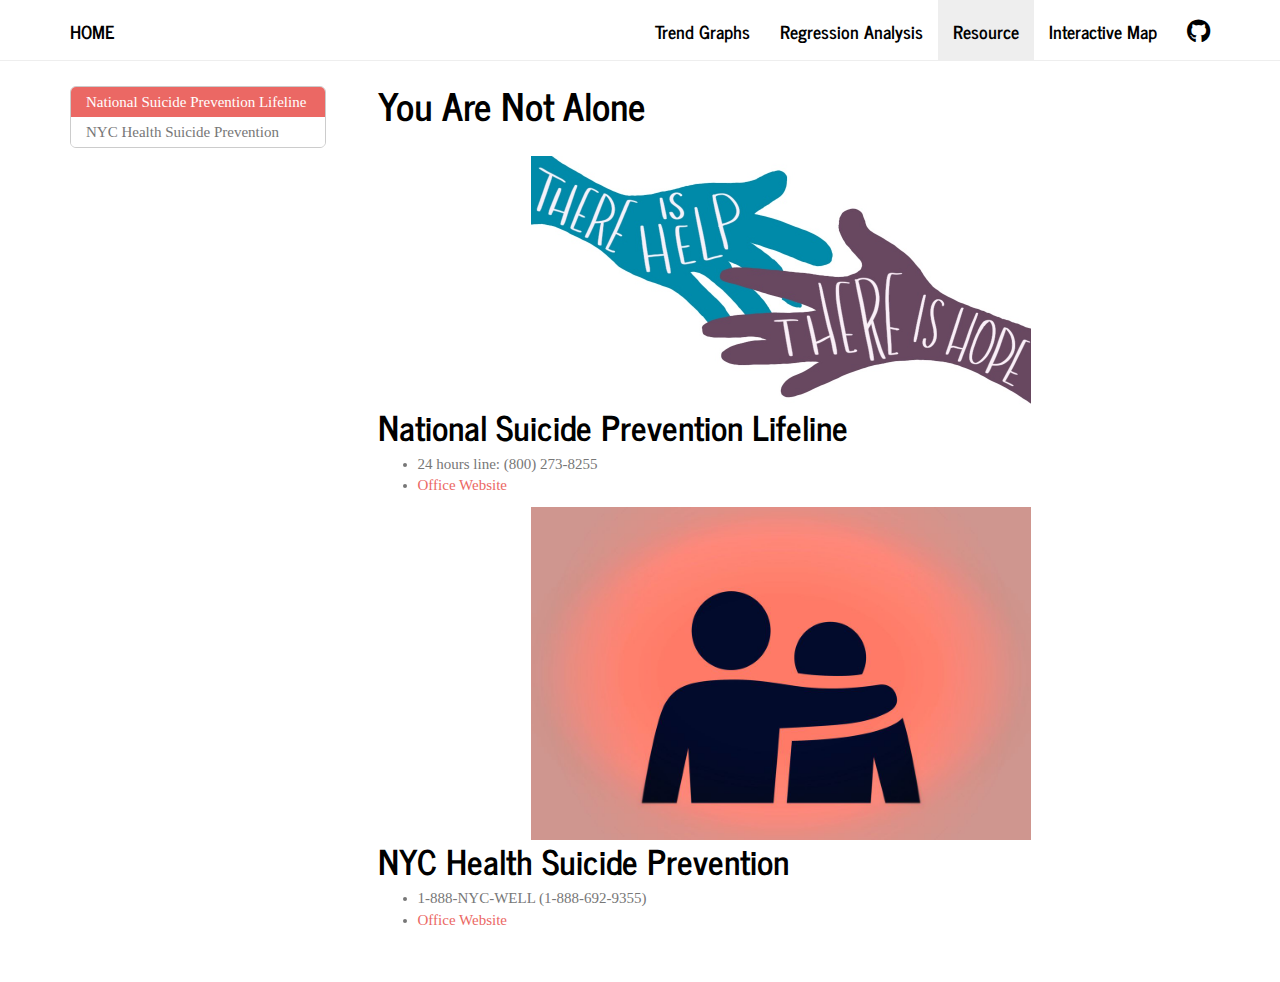
<file: resource.html>
<!DOCTYPE html>

<html xmlns="http://www.w3.org/1999/xhtml">

<head>

<meta charset="utf-8" />
<meta http-equiv="Content-Type" content="text/html; charset=utf-8" />
<meta name="generator" content="pandoc" />
<meta http-equiv="X-UA-Compatible" content="IE=EDGE" />




<title>You Are Not Alone</title>

<script src="site_libs/jquery-1.11.3/jquery.min.js"></script>
<meta name="viewport" content="width=device-width, initial-scale=1" />
<link href="site_libs/bootstrap-3.3.5/css/journal.min.css" rel="stylesheet" />
<script src="site_libs/bootstrap-3.3.5/js/bootstrap.min.js"></script>
<script src="site_libs/bootstrap-3.3.5/shim/html5shiv.min.js"></script>
<script src="site_libs/bootstrap-3.3.5/shim/respond.min.js"></script>
<script src="site_libs/jqueryui-1.11.4/jquery-ui.min.js"></script>
<link href="site_libs/tocify-1.9.1/jquery.tocify.css" rel="stylesheet" />
<script src="site_libs/tocify-1.9.1/jquery.tocify.js"></script>
<script src="site_libs/navigation-1.1/tabsets.js"></script>
<link href="site_libs/highlightjs-9.12.0/default.css" rel="stylesheet" />
<script src="site_libs/highlightjs-9.12.0/highlight.js"></script>
<link href="site_libs/font-awesome-5.1.0/css/all.css" rel="stylesheet" />
<link href="site_libs/font-awesome-5.1.0/css/v4-shims.css" rel="stylesheet" />

<style type="text/css">code{white-space: pre;}</style>
<style type="text/css">
  pre:not([class]) {
    background-color: white;
  }
</style>
<script type="text/javascript">
if (window.hljs) {
  hljs.configure({languages: []});
  hljs.initHighlightingOnLoad();
  if (document.readyState && document.readyState === "complete") {
    window.setTimeout(function() { hljs.initHighlighting(); }, 0);
  }
}
</script>



<style type="text/css">
h1 {
  font-size: 34px;
}
h1.title {
  font-size: 38px;
}
h2 {
  font-size: 30px;
}
h3 {
  font-size: 24px;
}
h4 {
  font-size: 18px;
}
h5 {
  font-size: 16px;
}
h6 {
  font-size: 12px;
}
.table th:not([align]) {
  text-align: left;
}
</style>




<style type = "text/css">
.main-container {
  max-width: 940px;
  margin-left: auto;
  margin-right: auto;
}
code {
  color: inherit;
  background-color: rgba(0, 0, 0, 0.04);
}
img {
  max-width:100%;
}
.tabbed-pane {
  padding-top: 12px;
}
.html-widget {
  margin-bottom: 20px;
}
button.code-folding-btn:focus {
  outline: none;
}
summary {
  display: list-item;
}
</style>


<style type="text/css">
/* padding for bootstrap navbar */
body {
  padding-top: 61px;
  padding-bottom: 40px;
}
/* offset scroll position for anchor links (for fixed navbar)  */
.section h1 {
  padding-top: 66px;
  margin-top: -66px;
}
.section h2 {
  padding-top: 66px;
  margin-top: -66px;
}
.section h3 {
  padding-top: 66px;
  margin-top: -66px;
}
.section h4 {
  padding-top: 66px;
  margin-top: -66px;
}
.section h5 {
  padding-top: 66px;
  margin-top: -66px;
}
.section h6 {
  padding-top: 66px;
  margin-top: -66px;
}
.dropdown-submenu {
  position: relative;
}
.dropdown-submenu>.dropdown-menu {
  top: 0;
  left: 100%;
  margin-top: -6px;
  margin-left: -1px;
  border-radius: 0 6px 6px 6px;
}
.dropdown-submenu:hover>.dropdown-menu {
  display: block;
}
.dropdown-submenu>a:after {
  display: block;
  content: " ";
  float: right;
  width: 0;
  height: 0;
  border-color: transparent;
  border-style: solid;
  border-width: 5px 0 5px 5px;
  border-left-color: #cccccc;
  margin-top: 5px;
  margin-right: -10px;
}
.dropdown-submenu:hover>a:after {
  border-left-color: #ffffff;
}
.dropdown-submenu.pull-left {
  float: none;
}
.dropdown-submenu.pull-left>.dropdown-menu {
  left: -100%;
  margin-left: 10px;
  border-radius: 6px 0 6px 6px;
}
</style>

<script>
// manage active state of menu based on current page
$(document).ready(function () {
  // active menu anchor
  href = window.location.pathname
  href = href.substr(href.lastIndexOf('/') + 1)
  if (href === "")
    href = "index.html";
  var menuAnchor = $('a[href="' + href + '"]');

  // mark it active
  menuAnchor.parent().addClass('active');

  // if it's got a parent navbar menu mark it active as well
  menuAnchor.closest('li.dropdown').addClass('active');
});
</script>

<!-- tabsets -->

<style type="text/css">
.tabset-dropdown > .nav-tabs {
  display: inline-table;
  max-height: 500px;
  min-height: 44px;
  overflow-y: auto;
  background: white;
  border: 1px solid #ddd;
  border-radius: 4px;
}

.tabset-dropdown > .nav-tabs > li.active:before {
  content: "";
  font-family: 'Glyphicons Halflings';
  display: inline-block;
  padding: 10px;
  border-right: 1px solid #ddd;
}

.tabset-dropdown > .nav-tabs.nav-tabs-open > li.active:before {
  content: "&#xe258;";
  border: none;
}

.tabset-dropdown > .nav-tabs.nav-tabs-open:before {
  content: "";
  font-family: 'Glyphicons Halflings';
  display: inline-block;
  padding: 10px;
  border-right: 1px solid #ddd;
}

.tabset-dropdown > .nav-tabs > li.active {
  display: block;
}

.tabset-dropdown > .nav-tabs > li > a,
.tabset-dropdown > .nav-tabs > li > a:focus,
.tabset-dropdown > .nav-tabs > li > a:hover {
  border: none;
  display: inline-block;
  border-radius: 4px;
}

.tabset-dropdown > .nav-tabs.nav-tabs-open > li {
  display: block;
  float: none;
}

.tabset-dropdown > .nav-tabs > li {
  display: none;
}
</style>

<!-- code folding -->



<style type="text/css">

#TOC {
  margin: 25px 0px 20px 0px;
}
@media (max-width: 768px) {
#TOC {
  position: relative;
  width: 100%;
}
}


.toc-content {
  padding-left: 30px;
  padding-right: 40px;
}

div.main-container {
  max-width: 1200px;
}

div.tocify {
  width: 20%;
  max-width: 260px;
  max-height: 85%;
}

@media (min-width: 768px) and (max-width: 991px) {
  div.tocify {
    width: 25%;
  }
}

@media (max-width: 767px) {
  div.tocify {
    width: 100%;
    max-width: none;
  }
}

.tocify ul, .tocify li {
  line-height: 20px;
}

.tocify-subheader .tocify-item {
  font-size: 0.90em;
}

.tocify .list-group-item {
  border-radius: 0px;
}


</style>



</head>

<body>


<div class="container-fluid main-container">


<!-- setup 3col/9col grid for toc_float and main content  -->
<div class="row-fluid">
<div class="col-xs-12 col-sm-4 col-md-3">
<div id="TOC" class="tocify">
</div>
</div>

<div class="toc-content col-xs-12 col-sm-8 col-md-9">




<div class="navbar navbar-default  navbar-fixed-top" role="navigation">
  <div class="container">
    <div class="navbar-header">
      <button type="button" class="navbar-toggle collapsed" data-toggle="collapse" data-target="#navbar">
        <span class="icon-bar"></span>
        <span class="icon-bar"></span>
        <span class="icon-bar"></span>
      </button>
      <a class="navbar-brand" href="index.html">Home</a>
    </div>
    <div id="navbar" class="navbar-collapse collapse">
      <ul class="nav navbar-nav">
        
      </ul>
      <ul class="nav navbar-nav navbar-right">
        <li>
  <a href="general.html">Trend Graphs</a>
</li>
<li>
  <a href="regression.html">Regression Analysis</a>
</li>
<li>
  <a href="resource.html">Resource</a>
</li>
<li>
  <a href="https://yj2580.shinyapps.io/interactivemap/">Interactive Map</a>
</li>
<li>
  <a href="https://github.com/suicideProj/suicideProj.github.io">
    <span class="fa fa-github fa-lg"></span>
     
  </a>
</li>
      </ul>
    </div><!--/.nav-collapse -->
  </div><!--/.container -->
</div><!--/.navbar -->

<div class="fluid-row" id="header">



<h1 class="title toc-ignore">You Are Not Alone</h1>

</div>


<br>
<center>
<img src="homepage_pic.jpg" width="500" />
</center>
<div id="national-suicide-prevention-lifeline" class="section level1">
<h1>National Suicide Prevention Lifeline</h1>
<ul>
<li>24 hours line: (800) 273-8255</li>
<li><a href="https://suicidepreventionlifeline.org/">Office Website</a></li>
</ul>
<center>
<img src="resourcepic1.jpg" width="500" />
<center>
</div>
<div id="nyc-health-suicide-prevention" class="section level1">
<h1>NYC Health Suicide Prevention</h1>
<ul>
<li>1-888-NYC-WELL (1-888-692-9355)</li>
<li><a href="https://www1.nyc.gov/site/doh/health/health-topics/suicide-prevention.page">Office Website</a></li>
</ul>
</div>



</div>
</div>

</div>

<script>

// add bootstrap table styles to pandoc tables
function bootstrapStylePandocTables() {
  $('tr.header').parent('thead').parent('table').addClass('table table-condensed');
}
$(document).ready(function () {
  bootstrapStylePandocTables();
});


</script>

<!-- tabsets -->

<script>
$(document).ready(function () {
  window.buildTabsets("TOC");
});

$(document).ready(function () {
  $('.tabset-dropdown > .nav-tabs > li').click(function () {
    $(this).parent().toggleClass('nav-tabs-open')
  });
});
</script>

<!-- code folding -->

<script>
$(document).ready(function ()  {

    // move toc-ignore selectors from section div to header
    $('div.section.toc-ignore')
        .removeClass('toc-ignore')
        .children('h1,h2,h3,h4,h5').addClass('toc-ignore');

    // establish options
    var options = {
      selectors: "h1,h2,h3",
      theme: "bootstrap3",
      context: '.toc-content',
      hashGenerator: function (text) {
        return text.replace(/[.\\/?&!#<>]/g, '').replace(/\s/g, '_').toLowerCase();
      },
      ignoreSelector: ".toc-ignore",
      scrollTo: 0
    };
    options.showAndHide = true;
    options.smoothScroll = true;

    // tocify
    var toc = $("#TOC").tocify(options).data("toc-tocify");
});
</script>

<!-- dynamically load mathjax for compatibility with self-contained -->
<script>
  (function () {
    var script = document.createElement("script");
    script.type = "text/javascript";
    script.src  = "https://mathjax.rstudio.com/latest/MathJax.js?config=TeX-AMS-MML_HTMLorMML";
    document.getElementsByTagName("head")[0].appendChild(script);
  })();
</script>

</body>
</html>
</file>
<file: site_libs/highlightjs-9.12.0/default.css>
.hljs-literal {
  color: #990073;
}

.hljs-number {
  color: #099;
}

.hljs-comment {
  color: #998;
  font-style: italic;
}

.hljs-keyword {
  color: #900;
  font-weight: bold;
}

.hljs-string {
  color: #d14;
}
</file>
<file: site_libs/bootstrap-3.3.5/css/journal.min.css>
@font-face {
  font-family: 'News Cycle';
  font-style: normal;
  font-weight: 400;
  src: url(fonts/NewsCycle.ttf) format('truetype');
}
@font-face {
  font-family: 'News Cycle';
  font-style: normal;
  font-weight: 700;
  src: url(fonts/NewsCycleBold.ttf) format('truetype');
}

/*!
 * bootswatch v3.3.6
 * Homepage: http://bootswatch.com
 * Copyright 2012-2015 Thomas Park
 * Licensed under MIT
 * Based on Bootstrap
*//*!
 * Bootstrap v3.3.6 (http://getbootstrap.com)
 * Copyright 2011-2015 Twitter, Inc.
 * Licensed under MIT (https://github.com/twbs/bootstrap/blob/master/LICENSE)
 *//*! normalize.css v3.0.3 | MIT License | github.com/necolas/normalize.css */html{font-family:sans-serif;-ms-text-size-adjust:100%;-webkit-text-size-adjust:100%}body{margin:0}article,aside,details,figcaption,figure,footer,header,hgroup,main,menu,nav,section,summary{display:block}audio,canvas,progress,video{display:inline-block;vertical-align:baseline}audio:not([controls]){display:none;height:0}[hidden],template{display:none}a{background-color:transparent}a:active,a:hover{outline:0}abbr[title]{border-bottom:1px dotted}b,strong{font-weight:bold}dfn{font-style:italic}h1{font-size:2em;margin:0.67em 0}mark{background:#ff0;color:#000}small{font-size:80%}sub,sup{font-size:75%;line-height:0;position:relative;vertical-align:baseline}sup{top:-0.5em}sub{bottom:-0.25em}img{border:0}svg:not(:root){overflow:hidden}figure{margin:1em 40px}hr{-webkit-box-sizing:content-box;-moz-box-sizing:content-box;box-sizing:content-box;height:0}pre{overflow:auto}code,kbd,pre,samp{font-family:monospace, monospace;font-size:1em}button,input,optgroup,select,textarea{color:inherit;font:inherit;margin:0}button{overflow:visible}button,select{text-transform:none}button,html input[type="button"],input[type="reset"],input[type="submit"]{-webkit-appearance:button;cursor:pointer}button[disabled],html input[disabled]{cursor:default}button::-moz-focus-inner,input::-moz-focus-inner{border:0;padding:0}input{line-height:normal}input[type="checkbox"],input[type="radio"]{-webkit-box-sizing:border-box;-moz-box-sizing:border-box;box-sizing:border-box;padding:0}input[type="number"]::-webkit-inner-spin-button,input[type="number"]::-webkit-outer-spin-button{height:auto}input[type="search"]{-webkit-appearance:textfield;-webkit-box-sizing:content-box;-moz-box-sizing:content-box;box-sizing:content-box}input[type="search"]::-webkit-search-cancel-button,input[type="search"]::-webkit-search-decoration{-webkit-appearance:none}fieldset{border:1px solid #c0c0c0;margin:0 2px;padding:0.35em 0.625em 0.75em}legend{border:0;padding:0}textarea{overflow:auto}optgroup{font-weight:bold}table{border-collapse:collapse;border-spacing:0}td,th{padding:0}/*! Source: https://github.com/h5bp/html5-boilerplate/blob/master/src/css/main.css */@media print{*,*:before,*:after{background:transparent !important;color:#000 !important;-webkit-box-shadow:none !important;box-shadow:none !important;text-shadow:none !important}a,a:visited{text-decoration:underline}a[href]:after{content:" (" attr(href) ")"}abbr[title]:after{content:" (" attr(title) ")"}a[href^="#"]:after,a[href^="javascript:"]:after{content:""}pre,blockquote{border:1px solid #999;page-break-inside:avoid}thead{display:table-header-group}tr,img{page-break-inside:avoid}img{max-width:100% !important}p,h2,h3{orphans:3;widows:3}h2,h3{page-break-after:avoid}.navbar{display:none}.btn>.caret,.dropup>.btn>.caret{border-top-color:#000 !important}.label{border:1px solid #000}.table{border-collapse:collapse !important}.table td,.table th{background-color:#fff !important}.table-bordered th,.table-bordered td{border:1px solid #ddd !important}}@font-face{font-family:'Glyphicons Halflings';src:url('../fonts/glyphicons-halflings-regular.eot');src:url('../fonts/glyphicons-halflings-regular.eot?#iefix') format('embedded-opentype'),url('../fonts/glyphicons-halflings-regular.woff') format('woff'),url('../fonts/glyphicons-halflings-regular.ttf') format('truetype'),url('../fonts/glyphicons-halflings-regular.svg#glyphicons_halflingsregular') format('svg')}.glyphicon{position:relative;top:1px;display:inline-block;font-family:'Glyphicons Halflings';font-style:normal;font-weight:normal;line-height:1;-webkit-font-smoothing:antialiased;-moz-osx-font-smoothing:grayscale}.glyphicon-asterisk:before{content:"\002a"}.glyphicon-plus:before{content:"\002b"}.glyphicon-euro:before,.glyphicon-eur:before{content:"\20ac"}.glyphicon-minus:before{content:"\2212"}.glyphicon-cloud:before{content:"\2601"}.glyphicon-envelope:before{content:"\2709"}.glyphicon-pencil:before{content:"\270f"}.glyphicon-glass:before{content:"\e001"}.glyphicon-music:before{content:"\e002"}.glyphicon-search:before{content:"\e003"}.glyphicon-heart:before{content:"\e005"}.glyphicon-star:before{content:"\e006"}.glyphicon-star-empty:before{content:"\e007"}.glyphicon-user:before{content:"\e008"}.glyphicon-film:before{content:"\e009"}.glyphicon-th-large:before{content:"\e010"}.glyphicon-th:before{content:"\e011"}.glyphicon-th-list:before{content:"\e012"}.glyphicon-ok:before{content:"\e013"}.glyphicon-remove:before{content:"\e014"}.glyphicon-zoom-in:before{content:"\e015"}.glyphicon-zoom-out:before{content:"\e016"}.glyphicon-off:before{content:"\e017"}.glyphicon-signal:before{content:"\e018"}.glyphicon-cog:before{content:"\e019"}.glyphicon-trash:before{content:"\e020"}.glyphicon-home:before{content:"\e021"}.glyphicon-file:before{content:"\e022"}.glyphicon-time:before{content:"\e023"}.glyphicon-road:before{content:"\e024"}.glyphicon-download-alt:before{content:"\e025"}.glyphicon-download:before{content:"\e026"}.glyphicon-upload:before{content:"\e027"}.glyphicon-inbox:before{content:"\e028"}.glyphicon-play-circle:before{content:"\e029"}.glyphicon-repeat:before{content:"\e030"}.glyphicon-refresh:before{content:"\e031"}.glyphicon-list-alt:before{content:"\e032"}.glyphicon-lock:before{content:"\e033"}.glyphicon-flag:before{content:"\e034"}.glyphicon-headphones:before{content:"\e035"}.glyphicon-volume-off:before{content:"\e036"}.glyphicon-volume-down:before{content:"\e037"}.glyphicon-volume-up:before{content:"\e038"}.glyphicon-qrcode:before{content:"\e039"}.glyphicon-barcode:before{content:"\e040"}.glyphicon-tag:before{content:"\e041"}.glyphicon-tags:before{content:"\e042"}.glyphicon-book:before{content:"\e043"}.glyphicon-bookmark:before{content:"\e044"}.glyphicon-print:before{content:"\e045"}.glyphicon-camera:before{content:"\e046"}.glyphicon-font:before{content:"\e047"}.glyphicon-bold:before{content:"\e048"}.glyphicon-italic:before{content:"\e049"}.glyphicon-text-height:before{content:"\e050"}.glyphicon-text-width:before{content:"\e051"}.glyphicon-align-left:before{content:"\e052"}.glyphicon-align-center:before{content:"\e053"}.glyphicon-align-right:before{content:"\e054"}.glyphicon-align-justify:before{content:"\e055"}.glyphicon-list:before{content:"\e056"}.glyphicon-indent-left:before{content:"\e057"}.glyphicon-indent-right:before{content:"\e058"}.glyphicon-facetime-video:before{content:"\e059"}.glyphicon-picture:before{content:"\e060"}.glyphicon-map-marker:before{content:"\e062"}.glyphicon-adjust:before{content:"\e063"}.glyphicon-tint:before{content:"\e064"}.glyphicon-edit:before{content:"\e065"}.glyphicon-share:before{content:"\e066"}.glyphicon-check:before{content:"\e067"}.glyphicon-move:before{content:"\e068"}.glyphicon-step-backward:before{content:"\e069"}.glyphicon-fast-backward:before{content:"\e070"}.glyphicon-backward:before{content:"\e071"}.glyphicon-play:before{content:"\e072"}.glyphicon-pause:before{content:"\e073"}.glyphicon-stop:before{content:"\e074"}.glyphicon-forward:before{content:"\e075"}.glyphicon-fast-forward:before{content:"\e076"}.glyphicon-step-forward:before{content:"\e077"}.glyphicon-eject:before{content:"\e078"}.glyphicon-chevron-left:before{content:"\e079"}.glyphicon-chevron-right:before{content:"\e080"}.glyphicon-plus-sign:before{content:"\e081"}.glyphicon-minus-sign:before{content:"\e082"}.glyphicon-remove-sign:before{content:"\e083"}.glyphicon-ok-sign:before{content:"\e084"}.glyphicon-question-sign:before{content:"\e085"}.glyphicon-info-sign:before{content:"\e086"}.glyphicon-screenshot:before{content:"\e087"}.glyphicon-remove-circle:before{content:"\e088"}.glyphicon-ok-circle:before{content:"\e089"}.glyphicon-ban-circle:before{content:"\e090"}.glyphicon-arrow-left:before{content:"\e091"}.glyphicon-arrow-right:before{content:"\e092"}.glyphicon-arrow-up:before{content:"\e093"}.glyphicon-arrow-down:before{content:"\e094"}.glyphicon-share-alt:before{content:"\e095"}.glyphicon-resize-full:before{content:"\e096"}.glyphicon-resize-small:before{content:"\e097"}.glyphicon-exclamation-sign:before{content:"\e101"}.glyphicon-gift:before{content:"\e102"}.glyphicon-leaf:before{content:"\e103"}.glyphicon-fire:before{content:"\e104"}.glyphicon-eye-open:before{content:"\e105"}.glyphicon-eye-close:before{content:"\e106"}.glyphicon-warning-sign:before{content:"\e107"}.glyphicon-plane:before{content:"\e108"}.glyphicon-calendar:before{content:"\e109"}.glyphicon-random:before{content:"\e110"}.glyphicon-comment:before{content:"\e111"}.glyphicon-magnet:before{content:"\e112"}.glyphicon-chevron-up:before{content:"\e113"}.glyphicon-chevron-down:before{content:"\e114"}.glyphicon-retweet:before{content:"\e115"}.glyphicon-shopping-cart:before{content:"\e116"}.glyphicon-folder-close:before{content:"\e117"}.glyphicon-folder-open:before{content:"\e118"}.glyphicon-resize-vertical:before{content:"\e119"}.glyphicon-resize-horizontal:before{content:"\e120"}.glyphicon-hdd:before{content:"\e121"}.glyphicon-bullhorn:before{content:"\e122"}.glyphicon-bell:before{content:"\e123"}.glyphicon-certificate:before{content:"\e124"}.glyphicon-thumbs-up:before{content:"\e125"}.glyphicon-thumbs-down:before{content:"\e126"}.glyphicon-hand-right:before{content:"\e127"}.glyphicon-hand-left:before{content:"\e128"}.glyphicon-hand-up:before{content:"\e129"}.glyphicon-hand-down:before{content:"\e130"}.glyphicon-circle-arrow-right:before{content:"\e131"}.glyphicon-circle-arrow-left:before{content:"\e132"}.glyphicon-circle-arrow-up:before{content:"\e133"}.glyphicon-circle-arrow-down:before{content:"\e134"}.glyphicon-globe:before{content:"\e135"}.glyphicon-wrench:before{content:"\e136"}.glyphicon-tasks:before{content:"\e137"}.glyphicon-filter:before{content:"\e138"}.glyphicon-briefcase:before{content:"\e139"}.glyphicon-fullscreen:before{content:"\e140"}.glyphicon-dashboard:before{content:"\e141"}.glyphicon-paperclip:before{content:"\e142"}.glyphicon-heart-empty:before{content:"\e143"}.glyphicon-link:before{content:"\e144"}.glyphicon-phone:before{content:"\e145"}.glyphicon-pushpin:before{content:"\e146"}.glyphicon-usd:before{content:"\e148"}.glyphicon-gbp:before{content:"\e149"}.glyphicon-sort:before{content:"\e150"}.glyphicon-sort-by-alphabet:before{content:"\e151"}.glyphicon-sort-by-alphabet-alt:before{content:"\e152"}.glyphicon-sort-by-order:before{content:"\e153"}.glyphicon-sort-by-order-alt:before{content:"\e154"}.glyphicon-sort-by-attributes:before{content:"\e155"}.glyphicon-sort-by-attributes-alt:before{content:"\e156"}.glyphicon-unchecked:before{content:"\e157"}.glyphicon-expand:before{content:"\e158"}.glyphicon-collapse-down:before{content:"\e159"}.glyphicon-collapse-up:before{content:"\e160"}.glyphicon-log-in:before{content:"\e161"}.glyphicon-flash:before{content:"\e162"}.glyphicon-log-out:before{content:"\e163"}.glyphicon-new-window:before{content:"\e164"}.glyphicon-record:before{content:"\e165"}.glyphicon-save:before{content:"\e166"}.glyphicon-open:before{content:"\e167"}.glyphicon-saved:before{content:"\e168"}.glyphicon-import:before{content:"\e169"}.glyphicon-export:before{content:"\e170"}.glyphicon-send:before{content:"\e171"}.glyphicon-floppy-disk:before{content:"\e172"}.glyphicon-floppy-saved:before{content:"\e173"}.glyphicon-floppy-remove:before{content:"\e174"}.glyphicon-floppy-save:before{content:"\e175"}.glyphicon-floppy-open:before{content:"\e176"}.glyphicon-credit-card:before{content:"\e177"}.glyphicon-transfer:before{content:"\e178"}.glyphicon-cutlery:before{content:"\e179"}.glyphicon-header:before{content:"\e180"}.glyphicon-compressed:before{content:"\e181"}.glyphicon-earphone:before{content:"\e182"}.glyphicon-phone-alt:before{content:"\e183"}.glyphicon-tower:before{content:"\e184"}.glyphicon-stats:before{content:"\e185"}.glyphicon-sd-video:before{content:"\e186"}.glyphicon-hd-video:before{content:"\e187"}.glyphicon-subtitles:before{content:"\e188"}.glyphicon-sound-stereo:before{content:"\e189"}.glyphicon-sound-dolby:before{content:"\e190"}.glyphicon-sound-5-1:before{content:"\e191"}.glyphicon-sound-6-1:before{content:"\e192"}.glyphicon-sound-7-1:before{content:"\e193"}.glyphicon-copyright-mark:before{content:"\e194"}.glyphicon-registration-mark:before{content:"\e195"}.glyphicon-cloud-download:before{content:"\e197"}.glyphicon-cloud-upload:before{content:"\e198"}.glyphicon-tree-conifer:before{content:"\e199"}.glyphicon-tree-deciduous:before{content:"\e200"}.glyphicon-cd:before{content:"\e201"}.glyphicon-save-file:before{content:"\e202"}.glyphicon-open-file:before{content:"\e203"}.glyphicon-level-up:before{content:"\e204"}.glyphicon-copy:before{content:"\e205"}.glyphicon-paste:before{content:"\e206"}.glyphicon-alert:before{content:"\e209"}.glyphicon-equalizer:before{content:"\e210"}.glyphicon-king:before{content:"\e211"}.glyphicon-queen:before{content:"\e212"}.glyphicon-pawn:before{content:"\e213"}.glyphicon-bishop:before{content:"\e214"}.glyphicon-knight:before{content:"\e215"}.glyphicon-baby-formula:before{content:"\e216"}.glyphicon-tent:before{content:"\26fa"}.glyphicon-blackboard:before{content:"\e218"}.glyphicon-bed:before{content:"\e219"}.glyphicon-apple:before{content:"\f8ff"}.glyphicon-erase:before{content:"\e221"}.glyphicon-hourglass:before{content:"\231b"}.glyphicon-lamp:before{content:"\e223"}.glyphicon-duplicate:before{content:"\e224"}.glyphicon-piggy-bank:before{content:"\e225"}.glyphicon-scissors:before{content:"\e226"}.glyphicon-bitcoin:before{content:"\e227"}.glyphicon-btc:before{content:"\e227"}.glyphicon-xbt:before{content:"\e227"}.glyphicon-yen:before{content:"\00a5"}.glyphicon-jpy:before{content:"\00a5"}.glyphicon-ruble:before{content:"\20bd"}.glyphicon-rub:before{content:"\20bd"}.glyphicon-scale:before{content:"\e230"}.glyphicon-ice-lolly:before{content:"\e231"}.glyphicon-ice-lolly-tasted:before{content:"\e232"}.glyphicon-education:before{content:"\e233"}.glyphicon-option-horizontal:before{content:"\e234"}.glyphicon-option-vertical:before{content:"\e235"}.glyphicon-menu-hamburger:before{content:"\e236"}.glyphicon-modal-window:before{content:"\e237"}.glyphicon-oil:before{content:"\e238"}.glyphicon-grain:before{content:"\e239"}.glyphicon-sunglasses:before{content:"\e240"}.glyphicon-text-size:before{content:"\e241"}.glyphicon-text-color:before{content:"\e242"}.glyphicon-text-background:before{content:"\e243"}.glyphicon-object-align-top:before{content:"\e244"}.glyphicon-object-align-bottom:before{content:"\e245"}.glyphicon-object-align-horizontal:before{content:"\e246"}.glyphicon-object-align-left:before{content:"\e247"}.glyphicon-object-align-vertical:before{content:"\e248"}.glyphicon-object-align-right:before{content:"\e249"}.glyphicon-triangle-right:before{content:"\e250"}.glyphicon-triangle-left:before{content:"\e251"}.glyphicon-triangle-bottom:before{content:"\e252"}.glyphicon-triangle-top:before{content:"\e253"}.glyphicon-console:before{content:"\e254"}.glyphicon-superscript:before{content:"\e255"}.glyphicon-subscript:before{content:"\e256"}.glyphicon-menu-left:before{content:"\e257"}.glyphicon-menu-right:before{content:"\e258"}.glyphicon-menu-down:before{content:"\e259"}.glyphicon-menu-up:before{content:"\e260"}*{-webkit-box-sizing:border-box;-moz-box-sizing:border-box;box-sizing:border-box}*:before,*:after{-webkit-box-sizing:border-box;-moz-box-sizing:border-box;box-sizing:border-box}html{font-size:10px;-webkit-tap-highlight-color:rgba(0,0,0,0)}body{font-family:Georgia,"Times New Roman",Times,serif;font-size:15px;line-height:1.42857143;color:#777777;background-color:#ffffff}input,button,select,textarea{font-family:inherit;font-size:inherit;line-height:inherit}a{color:#eb6864;text-decoration:none}a:hover,a:focus{color:#e22620;text-decoration:underline}a:focus{outline:thin dotted;outline:5px auto -webkit-focus-ring-color;outline-offset:-2px}figure{margin:0}img{vertical-align:middle}.img-responsive,.thumbnail>img,.thumbnail a>img,.carousel-inner>.item>img,.carousel-inner>.item>a>img{display:block;max-width:100%;height:auto}.img-rounded{border-radius:6px}.img-thumbnail{padding:4px;line-height:1.42857143;background-color:#ffffff;border:1px solid #dddddd;border-radius:4px;-webkit-transition:all .2s ease-in-out;-o-transition:all .2s ease-in-out;transition:all .2s ease-in-out;display:inline-block;max-width:100%;height:auto}.img-circle{border-radius:50%}hr{margin-top:21px;margin-bottom:21px;border:0;border-top:1px solid #eeeeee}.sr-only{position:absolute;width:1px;height:1px;margin:-1px;padding:0;overflow:hidden;clip:rect(0, 0, 0, 0);border:0}.sr-only-focusable:active,.sr-only-focusable:focus{position:static;width:auto;height:auto;margin:0;overflow:visible;clip:auto}[role="button"]{cursor:pointer}h1,h2,h3,h4,h5,h6,.h1,.h2,.h3,.h4,.h5,.h6{font-family:"News Cycle","Arial Narrow Bold",sans-serif;font-weight:700;line-height:1.1;color:#000000}h1 small,h2 small,h3 small,h4 small,h5 small,h6 small,.h1 small,.h2 small,.h3 small,.h4 small,.h5 small,.h6 small,h1 .small,h2 .small,h3 .small,h4 .small,h5 .small,h6 .small,.h1 .small,.h2 .small,.h3 .small,.h4 .small,.h5 .small,.h6 .small{font-weight:normal;line-height:1;color:#999999}h1,.h1,h2,.h2,h3,.h3{margin-top:21px;margin-bottom:10.5px}h1 small,.h1 small,h2 small,.h2 small,h3 small,.h3 small,h1 .small,.h1 .small,h2 .small,.h2 .small,h3 .small,.h3 .small{font-size:65%}h4,.h4,h5,.h5,h6,.h6{margin-top:10.5px;margin-bottom:10.5px}h4 small,.h4 small,h5 small,.h5 small,h6 small,.h6 small,h4 .small,.h4 .small,h5 .small,.h5 .small,h6 .small,.h6 .small{font-size:75%}h1,.h1{font-size:39px}h2,.h2{font-size:32px}h3,.h3{font-size:26px}h4,.h4{font-size:19px}h5,.h5{font-size:15px}h6,.h6{font-size:13px}p{margin:0 0 10.5px}.lead{margin-bottom:21px;font-size:17px;font-weight:300;line-height:1.4}@media (min-width:768px){.lead{font-size:22.5px}}small,.small{font-size:86%}mark,.mark{background-color:#fcf8e3;padding:.2em}.text-left{text-align:left}.text-right{text-align:right}.text-center{text-align:center}.text-justify{text-align:justify}.text-nowrap{white-space:nowrap}.text-lowercase{text-transform:lowercase}.text-uppercase{text-transform:uppercase}.text-capitalize{text-transform:capitalize}.text-muted{color:#999999}.text-primary{color:#eb6864}a.text-primary:hover,a.text-primary:focus{color:#e53c37}.text-success{color:#468847}a.text-success:hover,a.text-success:focus{color:#356635}.text-info{color:#3a87ad}a.text-info:hover,a.text-info:focus{color:#2d6987}.text-warning{color:#c09853}a.text-warning:hover,a.text-warning:focus{color:#a47e3c}.text-danger{color:#b94a48}a.text-danger:hover,a.text-danger:focus{color:#953b39}.bg-primary{color:#fff;background-color:#eb6864}a.bg-primary:hover,a.bg-primary:focus{background-color:#e53c37}.bg-success{background-color:#dff0d8}a.bg-success:hover,a.bg-success:focus{background-color:#c1e2b3}.bg-info{background-color:#d9edf7}a.bg-info:hover,a.bg-info:focus{background-color:#afd9ee}.bg-warning{background-color:#fcf8e3}a.bg-warning:hover,a.bg-warning:focus{background-color:#f7ecb5}.bg-danger{background-color:#f2dede}a.bg-danger:hover,a.bg-danger:focus{background-color:#e4b9b9}.page-header{padding-bottom:9.5px;margin:42px 0 21px;border-bottom:1px solid #eeeeee}ul,ol{margin-top:0;margin-bottom:10.5px}ul ul,ol ul,ul ol,ol ol{margin-bottom:0}.list-unstyled{padding-left:0;list-style:none}.list-inline{padding-left:0;list-style:none;margin-left:-5px}.list-inline>li{display:inline-block;padding-left:5px;padding-right:5px}dl{margin-top:0;margin-bottom:21px}dt,dd{line-height:1.42857143}dt{font-weight:bold}dd{margin-left:0}@media (min-width:768px){.dl-horizontal dt{float:left;width:160px;clear:left;text-align:right;overflow:hidden;text-overflow:ellipsis;white-space:nowrap}.dl-horizontal dd{margin-left:180px}}abbr[title],abbr[data-original-title]{cursor:help;border-bottom:1px dotted #999999}.initialism{font-size:90%;text-transform:uppercase}blockquote{padding:10.5px 21px;margin:0 0 21px;font-size:18.75px;border-left:5px solid #eeeeee}blockquote p:last-child,blockquote ul:last-child,blockquote ol:last-child{margin-bottom:0}blockquote footer,blockquote small,blockquote .small{display:block;font-size:80%;line-height:1.42857143;color:#999999}blockquote footer:before,blockquote small:before,blockquote .small:before{content:'\2014 \00A0'}.blockquote-reverse,blockquote.pull-right{padding-right:15px;padding-left:0;border-right:5px solid #eeeeee;border-left:0;text-align:right}.blockquote-reverse footer:before,blockquote.pull-right footer:before,.blockquote-reverse small:before,blockquote.pull-right small:before,.blockquote-reverse .small:before,blockquote.pull-right .small:before{content:''}.blockquote-reverse footer:after,blockquote.pull-right footer:after,.blockquote-reverse small:after,blockquote.pull-right small:after,.blockquote-reverse .small:after,blockquote.pull-right .small:after{content:'\00A0 \2014'}address{margin-bottom:21px;font-style:normal;line-height:1.42857143}code,kbd,pre,samp{font-family:monospace}code{padding:2px 4px;font-size:90%;color:#c7254e;background-color:#f9f2f4;border-radius:4px}kbd{padding:2px 4px;font-size:90%;color:#ffffff;background-color:#333333;border-radius:3px;-webkit-box-shadow:inset 0 -1px 0 rgba(0,0,0,0.25);box-shadow:inset 0 -1px 0 rgba(0,0,0,0.25)}kbd kbd{padding:0;font-size:100%;font-weight:bold;-webkit-box-shadow:none;box-shadow:none}pre{display:block;padding:10px;margin:0 0 10.5px;font-size:14px;line-height:1.42857143;word-break:break-all;word-wrap:break-word;color:#333333;background-color:#f5f5f5;border:1px solid #cccccc;border-radius:4px}pre code{padding:0;font-size:inherit;color:inherit;white-space:pre-wrap;background-color:transparent;border-radius:0}.pre-scrollable{max-height:340px;overflow-y:scroll}.container{margin-right:auto;margin-left:auto;padding-left:15px;padding-right:15px}@media (min-width:768px){.container{width:750px}}@media (min-width:992px){.container{width:970px}}@media (min-width:1200px){.container{width:1170px}}.container-fluid{margin-right:auto;margin-left:auto;padding-left:15px;padding-right:15px}.row{margin-left:-15px;margin-right:-15px}.col-xs-1,.col-sm-1,.col-md-1,.col-lg-1,.col-xs-2,.col-sm-2,.col-md-2,.col-lg-2,.col-xs-3,.col-sm-3,.col-md-3,.col-lg-3,.col-xs-4,.col-sm-4,.col-md-4,.col-lg-4,.col-xs-5,.col-sm-5,.col-md-5,.col-lg-5,.col-xs-6,.col-sm-6,.col-md-6,.col-lg-6,.col-xs-7,.col-sm-7,.col-md-7,.col-lg-7,.col-xs-8,.col-sm-8,.col-md-8,.col-lg-8,.col-xs-9,.col-sm-9,.col-md-9,.col-lg-9,.col-xs-10,.col-sm-10,.col-md-10,.col-lg-10,.col-xs-11,.col-sm-11,.col-md-11,.col-lg-11,.col-xs-12,.col-sm-12,.col-md-12,.col-lg-12{position:relative;min-height:1px;padding-left:15px;padding-right:15px}.col-xs-1,.col-xs-2,.col-xs-3,.col-xs-4,.col-xs-5,.col-xs-6,.col-xs-7,.col-xs-8,.col-xs-9,.col-xs-10,.col-xs-11,.col-xs-12{float:left}.col-xs-12{width:100%}.col-xs-11{width:91.66666667%}.col-xs-10{width:83.33333333%}.col-xs-9{width:75%}.col-xs-8{width:66.66666667%}.col-xs-7{width:58.33333333%}.col-xs-6{width:50%}.col-xs-5{width:41.66666667%}.col-xs-4{width:33.33333333%}.col-xs-3{width:25%}.col-xs-2{width:16.66666667%}.col-xs-1{width:8.33333333%}.col-xs-pull-12{right:100%}.col-xs-pull-11{right:91.66666667%}.col-xs-pull-10{right:83.33333333%}.col-xs-pull-9{right:75%}.col-xs-pull-8{right:66.66666667%}.col-xs-pull-7{right:58.33333333%}.col-xs-pull-6{right:50%}.col-xs-pull-5{right:41.66666667%}.col-xs-pull-4{right:33.33333333%}.col-xs-pull-3{right:25%}.col-xs-pull-2{right:16.66666667%}.col-xs-pull-1{right:8.33333333%}.col-xs-pull-0{right:auto}.col-xs-push-12{left:100%}.col-xs-push-11{left:91.66666667%}.col-xs-push-10{left:83.33333333%}.col-xs-push-9{left:75%}.col-xs-push-8{left:66.66666667%}.col-xs-push-7{left:58.33333333%}.col-xs-push-6{left:50%}.col-xs-push-5{left:41.66666667%}.col-xs-push-4{left:33.33333333%}.col-xs-push-3{left:25%}.col-xs-push-2{left:16.66666667%}.col-xs-push-1{left:8.33333333%}.col-xs-push-0{left:auto}.col-xs-offset-12{margin-left:100%}.col-xs-offset-11{margin-left:91.66666667%}.col-xs-offset-10{margin-left:83.33333333%}.col-xs-offset-9{margin-left:75%}.col-xs-offset-8{margin-left:66.66666667%}.col-xs-offset-7{margin-left:58.33333333%}.col-xs-offset-6{margin-left:50%}.col-xs-offset-5{margin-left:41.66666667%}.col-xs-offset-4{margin-left:33.33333333%}.col-xs-offset-3{margin-left:25%}.col-xs-offset-2{margin-left:16.66666667%}.col-xs-offset-1{margin-left:8.33333333%}.col-xs-offset-0{margin-left:0%}@media (min-width:768px){.col-sm-1,.col-sm-2,.col-sm-3,.col-sm-4,.col-sm-5,.col-sm-6,.col-sm-7,.col-sm-8,.col-sm-9,.col-sm-10,.col-sm-11,.col-sm-12{float:left}.col-sm-12{width:100%}.col-sm-11{width:91.66666667%}.col-sm-10{width:83.33333333%}.col-sm-9{width:75%}.col-sm-8{width:66.66666667%}.col-sm-7{width:58.33333333%}.col-sm-6{width:50%}.col-sm-5{width:41.66666667%}.col-sm-4{width:33.33333333%}.col-sm-3{width:25%}.col-sm-2{width:16.66666667%}.col-sm-1{width:8.33333333%}.col-sm-pull-12{right:100%}.col-sm-pull-11{right:91.66666667%}.col-sm-pull-10{right:83.33333333%}.col-sm-pull-9{right:75%}.col-sm-pull-8{right:66.66666667%}.col-sm-pull-7{right:58.33333333%}.col-sm-pull-6{right:50%}.col-sm-pull-5{right:41.66666667%}.col-sm-pull-4{right:33.33333333%}.col-sm-pull-3{right:25%}.col-sm-pull-2{right:16.66666667%}.col-sm-pull-1{right:8.33333333%}.col-sm-pull-0{right:auto}.col-sm-push-12{left:100%}.col-sm-push-11{left:91.66666667%}.col-sm-push-10{left:83.33333333%}.col-sm-push-9{left:75%}.col-sm-push-8{left:66.66666667%}.col-sm-push-7{left:58.33333333%}.col-sm-push-6{left:50%}.col-sm-push-5{left:41.66666667%}.col-sm-push-4{left:33.33333333%}.col-sm-push-3{left:25%}.col-sm-push-2{left:16.66666667%}.col-sm-push-1{left:8.33333333%}.col-sm-push-0{left:auto}.col-sm-offset-12{margin-left:100%}.col-sm-offset-11{margin-left:91.66666667%}.col-sm-offset-10{margin-left:83.33333333%}.col-sm-offset-9{margin-left:75%}.col-sm-offset-8{margin-left:66.66666667%}.col-sm-offset-7{margin-left:58.33333333%}.col-sm-offset-6{margin-left:50%}.col-sm-offset-5{margin-left:41.66666667%}.col-sm-offset-4{margin-left:33.33333333%}.col-sm-offset-3{margin-left:25%}.col-sm-offset-2{margin-left:16.66666667%}.col-sm-offset-1{margin-left:8.33333333%}.col-sm-offset-0{margin-left:0%}}@media (min-width:992px){.col-md-1,.col-md-2,.col-md-3,.col-md-4,.col-md-5,.col-md-6,.col-md-7,.col-md-8,.col-md-9,.col-md-10,.col-md-11,.col-md-12{float:left}.col-md-12{width:100%}.col-md-11{width:91.66666667%}.col-md-10{width:83.33333333%}.col-md-9{width:75%}.col-md-8{width:66.66666667%}.col-md-7{width:58.33333333%}.col-md-6{width:50%}.col-md-5{width:41.66666667%}.col-md-4{width:33.33333333%}.col-md-3{width:25%}.col-md-2{width:16.66666667%}.col-md-1{width:8.33333333%}.col-md-pull-12{right:100%}.col-md-pull-11{right:91.66666667%}.col-md-pull-10{right:83.33333333%}.col-md-pull-9{right:75%}.col-md-pull-8{right:66.66666667%}.col-md-pull-7{right:58.33333333%}.col-md-pull-6{right:50%}.col-md-pull-5{right:41.66666667%}.col-md-pull-4{right:33.33333333%}.col-md-pull-3{right:25%}.col-md-pull-2{right:16.66666667%}.col-md-pull-1{right:8.33333333%}.col-md-pull-0{right:auto}.col-md-push-12{left:100%}.col-md-push-11{left:91.66666667%}.col-md-push-10{left:83.33333333%}.col-md-push-9{left:75%}.col-md-push-8{left:66.66666667%}.col-md-push-7{left:58.33333333%}.col-md-push-6{left:50%}.col-md-push-5{left:41.66666667%}.col-md-push-4{left:33.33333333%}.col-md-push-3{left:25%}.col-md-push-2{left:16.66666667%}.col-md-push-1{left:8.33333333%}.col-md-push-0{left:auto}.col-md-offset-12{margin-left:100%}.col-md-offset-11{margin-left:91.66666667%}.col-md-offset-10{margin-left:83.33333333%}.col-md-offset-9{margin-left:75%}.col-md-offset-8{margin-left:66.66666667%}.col-md-offset-7{margin-left:58.33333333%}.col-md-offset-6{margin-left:50%}.col-md-offset-5{margin-left:41.66666667%}.col-md-offset-4{margin-left:33.33333333%}.col-md-offset-3{margin-left:25%}.col-md-offset-2{margin-left:16.66666667%}.col-md-offset-1{margin-left:8.33333333%}.col-md-offset-0{margin-left:0%}}@media (min-width:1200px){.col-lg-1,.col-lg-2,.col-lg-3,.col-lg-4,.col-lg-5,.col-lg-6,.col-lg-7,.col-lg-8,.col-lg-9,.col-lg-10,.col-lg-11,.col-lg-12{float:left}.col-lg-12{width:100%}.col-lg-11{width:91.66666667%}.col-lg-10{width:83.33333333%}.col-lg-9{width:75%}.col-lg-8{width:66.66666667%}.col-lg-7{width:58.33333333%}.col-lg-6{width:50%}.col-lg-5{width:41.66666667%}.col-lg-4{width:33.33333333%}.col-lg-3{width:25%}.col-lg-2{width:16.66666667%}.col-lg-1{width:8.33333333%}.col-lg-pull-12{right:100%}.col-lg-pull-11{right:91.66666667%}.col-lg-pull-10{right:83.33333333%}.col-lg-pull-9{right:75%}.col-lg-pull-8{right:66.66666667%}.col-lg-pull-7{right:58.33333333%}.col-lg-pull-6{right:50%}.col-lg-pull-5{right:41.66666667%}.col-lg-pull-4{right:33.33333333%}.col-lg-pull-3{right:25%}.col-lg-pull-2{right:16.66666667%}.col-lg-pull-1{right:8.33333333%}.col-lg-pull-0{right:auto}.col-lg-push-12{left:100%}.col-lg-push-11{left:91.66666667%}.col-lg-push-10{left:83.33333333%}.col-lg-push-9{left:75%}.col-lg-push-8{left:66.66666667%}.col-lg-push-7{left:58.33333333%}.col-lg-push-6{left:50%}.col-lg-push-5{left:41.66666667%}.col-lg-push-4{left:33.33333333%}.col-lg-push-3{left:25%}.col-lg-push-2{left:16.66666667%}.col-lg-push-1{left:8.33333333%}.col-lg-push-0{left:auto}.col-lg-offset-12{margin-left:100%}.col-lg-offset-11{margin-left:91.66666667%}.col-lg-offset-10{margin-left:83.33333333%}.col-lg-offset-9{margin-left:75%}.col-lg-offset-8{margin-left:66.66666667%}.col-lg-offset-7{margin-left:58.33333333%}.col-lg-offset-6{margin-left:50%}.col-lg-offset-5{margin-left:41.66666667%}.col-lg-offset-4{margin-left:33.33333333%}.col-lg-offset-3{margin-left:25%}.col-lg-offset-2{margin-left:16.66666667%}.col-lg-offset-1{margin-left:8.33333333%}.col-lg-offset-0{margin-left:0%}}table{background-color:transparent}caption{padding-top:8px;padding-bottom:8px;color:#999999;text-align:left}th{}.table{width:100%;max-width:100%;margin-bottom:21px}.table>thead>tr>th,.table>tbody>tr>th,.table>tfoot>tr>th,.table>thead>tr>td,.table>tbody>tr>td,.table>tfoot>tr>td{padding:8px;line-height:1.42857143;vertical-align:top;border-top:1px solid #dddddd}.table>thead>tr>th{vertical-align:bottom;border-bottom:2px solid #dddddd}.table>caption+thead>tr:first-child>th,.table>colgroup+thead>tr:first-child>th,.table>thead:first-child>tr:first-child>th,.table>caption+thead>tr:first-child>td,.table>colgroup+thead>tr:first-child>td,.table>thead:first-child>tr:first-child>td{border-top:0}.table>tbody+tbody{border-top:2px solid #dddddd}.table .table{background-color:#ffffff}.table-condensed>thead>tr>th,.table-condensed>tbody>tr>th,.table-condensed>tfoot>tr>th,.table-condensed>thead>tr>td,.table-condensed>tbody>tr>td,.table-condensed>tfoot>tr>td{padding:5px}.table-bordered{border:1px solid #dddddd}.table-bordered>thead>tr>th,.table-bordered>tbody>tr>th,.table-bordered>tfoot>tr>th,.table-bordered>thead>tr>td,.table-bordered>tbody>tr>td,.table-bordered>tfoot>tr>td{border:1px solid #dddddd}.table-bordered>thead>tr>th,.table-bordered>thead>tr>td{border-bottom-width:2px}.table-striped>tbody>tr:nth-of-type(odd){background-color:#f9f9f9}.table-hover>tbody>tr:hover{background-color:#f5f5f5}table col[class*="col-"]{position:static;float:none;display:table-column}table td[class*="col-"],table th[class*="col-"]{position:static;float:none;display:table-cell}.table>thead>tr>td.active,.table>tbody>tr>td.active,.table>tfoot>tr>td.active,.table>thead>tr>th.active,.table>tbody>tr>th.active,.table>tfoot>tr>th.active,.table>thead>tr.active>td,.table>tbody>tr.active>td,.table>tfoot>tr.active>td,.table>thead>tr.active>th,.table>tbody>tr.active>th,.table>tfoot>tr.active>th{background-color:#f5f5f5}.table-hover>tbody>tr>td.active:hover,.table-hover>tbody>tr>th.active:hover,.table-hover>tbody>tr.active:hover>td,.table-hover>tbody>tr:hover>.active,.table-hover>tbody>tr.active:hover>th{background-color:#e8e8e8}.table>thead>tr>td.success,.table>tbody>tr>td.success,.table>tfoot>tr>td.success,.table>thead>tr>th.success,.table>tbody>tr>th.success,.table>tfoot>tr>th.success,.table>thead>tr.success>td,.table>tbody>tr.success>td,.table>tfoot>tr.success>td,.table>thead>tr.success>th,.table>tbody>tr.success>th,.table>tfoot>tr.success>th{background-color:#dff0d8}.table-hover>tbody>tr>td.success:hover,.table-hover>tbody>tr>th.success:hover,.table-hover>tbody>tr.success:hover>td,.table-hover>tbody>tr:hover>.success,.table-hover>tbody>tr.success:hover>th{background-color:#d0e9c6}.table>thead>tr>td.info,.table>tbody>tr>td.info,.table>tfoot>tr>td.info,.table>thead>tr>th.info,.table>tbody>tr>th.info,.table>tfoot>tr>th.info,.table>thead>tr.info>td,.table>tbody>tr.info>td,.table>tfoot>tr.info>td,.table>thead>tr.info>th,.table>tbody>tr.info>th,.table>tfoot>tr.info>th{background-color:#d9edf7}.table-hover>tbody>tr>td.info:hover,.table-hover>tbody>tr>th.info:hover,.table-hover>tbody>tr.info:hover>td,.table-hover>tbody>tr:hover>.info,.table-hover>tbody>tr.info:hover>th{background-color:#c4e3f3}.table>thead>tr>td.warning,.table>tbody>tr>td.warning,.table>tfoot>tr>td.warning,.table>thead>tr>th.warning,.table>tbody>tr>th.warning,.table>tfoot>tr>th.warning,.table>thead>tr.warning>td,.table>tbody>tr.warning>td,.table>tfoot>tr.warning>td,.table>thead>tr.warning>th,.table>tbody>tr.warning>th,.table>tfoot>tr.warning>th{background-color:#fcf8e3}.table-hover>tbody>tr>td.warning:hover,.table-hover>tbody>tr>th.warning:hover,.table-hover>tbody>tr.warning:hover>td,.table-hover>tbody>tr:hover>.warning,.table-hover>tbody>tr.warning:hover>th{background-color:#faf2cc}.table>thead>tr>td.danger,.table>tbody>tr>td.danger,.table>tfoot>tr>td.danger,.table>thead>tr>th.danger,.table>tbody>tr>th.danger,.table>tfoot>tr>th.danger,.table>thead>tr.danger>td,.table>tbody>tr.danger>td,.table>tfoot>tr.danger>td,.table>thead>tr.danger>th,.table>tbody>tr.danger>th,.table>tfoot>tr.danger>th{background-color:#f2dede}.table-hover>tbody>tr>td.danger:hover,.table-hover>tbody>tr>th.danger:hover,.table-hover>tbody>tr.danger:hover>td,.table-hover>tbody>tr:hover>.danger,.table-hover>tbody>tr.danger:hover>th{background-color:#ebcccc}.table-responsive{overflow-x:auto;min-height:0.01%}@media screen and (max-width:767px){.table-responsive{width:100%;margin-bottom:15.75px;overflow-y:hidden;-ms-overflow-style:-ms-autohiding-scrollbar;border:1px solid #dddddd}.table-responsive>.table{margin-bottom:0}.table-responsive>.table>thead>tr>th,.table-responsive>.table>tbody>tr>th,.table-responsive>.table>tfoot>tr>th,.table-responsive>.table>thead>tr>td,.table-responsive>.table>tbody>tr>td,.table-responsive>.table>tfoot>tr>td{white-space:nowrap}.table-responsive>.table-bordered{border:0}.table-responsive>.table-bordered>thead>tr>th:first-child,.table-responsive>.table-bordered>tbody>tr>th:first-child,.table-responsive>.table-bordered>tfoot>tr>th:first-child,.table-responsive>.table-bordered>thead>tr>td:first-child,.table-responsive>.table-bordered>tbody>tr>td:first-child,.table-responsive>.table-bordered>tfoot>tr>td:first-child{border-left:0}.table-responsive>.table-bordered>thead>tr>th:last-child,.table-responsive>.table-bordered>tbody>tr>th:last-child,.table-responsive>.table-bordered>tfoot>tr>th:last-child,.table-responsive>.table-bordered>thead>tr>td:last-child,.table-responsive>.table-bordered>tbody>tr>td:last-child,.table-responsive>.table-bordered>tfoot>tr>td:last-child{border-right:0}.table-responsive>.table-bordered>tbody>tr:last-child>th,.table-responsive>.table-bordered>tfoot>tr:last-child>th,.table-responsive>.table-bordered>tbody>tr:last-child>td,.table-responsive>.table-bordered>tfoot>tr:last-child>td{border-bottom:0}}fieldset{padding:0;margin:0;border:0;min-width:0}legend{display:block;width:100%;padding:0;margin-bottom:21px;font-size:22.5px;line-height:inherit;color:#777777;border:0;border-bottom:1px solid #e5e5e5}label{display:inline-block;max-width:100%;margin-bottom:5px;font-weight:bold}input[type="search"]{-webkit-box-sizing:border-box;-moz-box-sizing:border-box;box-sizing:border-box}input[type="radio"],input[type="checkbox"]{margin:4px 0 0;margin-top:1px \9;line-height:normal}input[type="file"]{display:block}input[type="range"]{display:block;width:100%}select[multiple],select[size]{height:auto}input[type="file"]:focus,input[type="radio"]:focus,input[type="checkbox"]:focus{outline:thin dotted;outline:5px auto -webkit-focus-ring-color;outline-offset:-2px}output{display:block;padding-top:9px;font-size:15px;line-height:1.42857143;color:#777777}.form-control{display:block;width:100%;height:39px;padding:8px 12px;font-size:15px;line-height:1.42857143;color:#777777;background-color:#ffffff;background-image:none;border:1px solid #cccccc;border-radius:4px;-webkit-box-shadow:inset 0 1px 1px rgba(0,0,0,0.075);box-shadow:inset 0 1px 1px rgba(0,0,0,0.075);-webkit-transition:border-color ease-in-out .15s,-webkit-box-shadow ease-in-out .15s;-o-transition:border-color ease-in-out .15s,box-shadow ease-in-out .15s;transition:border-color ease-in-out .15s,box-shadow ease-in-out .15s}.form-control:focus{border-color:#66afe9;outline:0;-webkit-box-shadow:inset 0 1px 1px rgba(0,0,0,0.075),0 0 8px rgba(102,175,233,0.6);box-shadow:inset 0 1px 1px rgba(0,0,0,0.075),0 0 8px rgba(102,175,233,0.6)}.form-control::-moz-placeholder{color:#999999;opacity:1}.form-control:-ms-input-placeholder{color:#999999}.form-control::-webkit-input-placeholder{color:#999999}.form-control::-ms-expand{border:0;background-color:transparent}.form-control[disabled],.form-control[readonly],fieldset[disabled] .form-control{background-color:#eeeeee;opacity:1}.form-control[disabled],fieldset[disabled] .form-control{cursor:not-allowed}textarea.form-control{height:auto}input[type="search"]{-webkit-appearance:none}@media screen and (-webkit-min-device-pixel-ratio:0){input[type="date"].form-control,input[type="time"].form-control,input[type="datetime-local"].form-control,input[type="month"].form-control{line-height:39px}input[type="date"].input-sm,input[type="time"].input-sm,input[type="datetime-local"].input-sm,input[type="month"].input-sm,.input-group-sm input[type="date"],.input-group-sm input[type="time"],.input-group-sm input[type="datetime-local"],.input-group-sm input[type="month"]{line-height:31px}input[type="date"].input-lg,input[type="time"].input-lg,input[type="datetime-local"].input-lg,input[type="month"].input-lg,.input-group-lg input[type="date"],.input-group-lg input[type="time"],.input-group-lg input[type="datetime-local"],.input-group-lg input[type="month"]{line-height:56px}}.form-group{margin-bottom:15px}.radio,.checkbox{position:relative;display:block;margin-top:10px;margin-bottom:10px}.radio label,.checkbox label{min-height:21px;padding-left:20px;margin-bottom:0;font-weight:normal;cursor:pointer}.radio input[type="radio"],.radio-inline input[type="radio"],.checkbox input[type="checkbox"],.checkbox-inline input[type="checkbox"]{position:absolute;margin-left:-20px;margin-top:4px \9}.radio+.radio,.checkbox+.checkbox{margin-top:-5px}.radio-inline,.checkbox-inline{position:relative;display:inline-block;padding-left:20px;margin-bottom:0;vertical-align:middle;font-weight:normal;cursor:pointer}.radio-inline+.radio-inline,.checkbox-inline+.checkbox-inline{margin-top:0;margin-left:10px}input[type="radio"][disabled],input[type="checkbox"][disabled],input[type="radio"].disabled,input[type="checkbox"].disabled,fieldset[disabled] input[type="radio"],fieldset[disabled] input[type="checkbox"]{cursor:not-allowed}.radio-inline.disabled,.checkbox-inline.disabled,fieldset[disabled] .radio-inline,fieldset[disabled] .checkbox-inline{cursor:not-allowed}.radio.disabled label,.checkbox.disabled label,fieldset[disabled] .radio label,fieldset[disabled] .checkbox label{cursor:not-allowed}.form-control-static{padding-top:9px;padding-bottom:9px;margin-bottom:0;min-height:36px}.form-control-static.input-lg,.form-control-static.input-sm{padding-left:0;padding-right:0}.input-sm{height:31px;padding:5px 10px;font-size:13px;line-height:1.5;border-radius:3px}select.input-sm{height:31px;line-height:31px}textarea.input-sm,select[multiple].input-sm{height:auto}.form-group-sm .form-control{height:31px;padding:5px 10px;font-size:13px;line-height:1.5;border-radius:3px}.form-group-sm select.form-control{height:31px;line-height:31px}.form-group-sm textarea.form-control,.form-group-sm select[multiple].form-control{height:auto}.form-group-sm .form-control-static{height:31px;min-height:34px;padding:6px 10px;font-size:13px;line-height:1.5}.input-lg{height:56px;padding:14px 16px;font-size:19px;line-height:1.3333333;border-radius:6px}select.input-lg{height:56px;line-height:56px}textarea.input-lg,select[multiple].input-lg{height:auto}.form-group-lg .form-control{height:56px;padding:14px 16px;font-size:19px;line-height:1.3333333;border-radius:6px}.form-group-lg select.form-control{height:56px;line-height:56px}.form-group-lg textarea.form-control,.form-group-lg select[multiple].form-control{height:auto}.form-group-lg .form-control-static{height:56px;min-height:40px;padding:15px 16px;font-size:19px;line-height:1.3333333}.has-feedback{position:relative}.has-feedback .form-control{padding-right:48.75px}.form-control-feedback{position:absolute;top:0;right:0;z-index:2;display:block;width:39px;height:39px;line-height:39px;text-align:center;pointer-events:none}.input-lg+.form-control-feedback,.input-group-lg+.form-control-feedback,.form-group-lg .form-control+.form-control-feedback{width:56px;height:56px;line-height:56px}.input-sm+.form-control-feedback,.input-group-sm+.form-control-feedback,.form-group-sm .form-control+.form-control-feedback{width:31px;height:31px;line-height:31px}.has-success .help-block,.has-success .control-label,.has-success .radio,.has-success .checkbox,.has-success .radio-inline,.has-success .checkbox-inline,.has-success.radio label,.has-success.checkbox label,.has-success.radio-inline label,.has-success.checkbox-inline label{color:#468847}.has-success .form-control{border-color:#468847;-webkit-box-shadow:inset 0 1px 1px rgba(0,0,0,0.075);box-shadow:inset 0 1px 1px rgba(0,0,0,0.075)}.has-success .form-control:focus{border-color:#356635;-webkit-box-shadow:inset 0 1px 1px rgba(0,0,0,0.075),0 0 6px #7aba7b;box-shadow:inset 0 1px 1px rgba(0,0,0,0.075),0 0 6px #7aba7b}.has-success .input-group-addon{color:#468847;border-color:#468847;background-color:#dff0d8}.has-success .form-control-feedback{color:#468847}.has-warning .help-block,.has-warning .control-label,.has-warning .radio,.has-warning .checkbox,.has-warning .radio-inline,.has-warning .checkbox-inline,.has-warning.radio label,.has-warning.checkbox label,.has-warning.radio-inline label,.has-warning.checkbox-inline label{color:#c09853}.has-warning .form-control{border-color:#c09853;-webkit-box-shadow:inset 0 1px 1px rgba(0,0,0,0.075);box-shadow:inset 0 1px 1px rgba(0,0,0,0.075)}.has-warning .form-control:focus{border-color:#a47e3c;-webkit-box-shadow:inset 0 1px 1px rgba(0,0,0,0.075),0 0 6px #dbc59e;box-shadow:inset 0 1px 1px rgba(0,0,0,0.075),0 0 6px #dbc59e}.has-warning .input-group-addon{color:#c09853;border-color:#c09853;background-color:#fcf8e3}.has-warning .form-control-feedback{color:#c09853}.has-error .help-block,.has-error .control-label,.has-error .radio,.has-error .checkbox,.has-error .radio-inline,.has-error .checkbox-inline,.has-error.radio label,.has-error.checkbox label,.has-error.radio-inline label,.has-error.checkbox-inline label{color:#b94a48}.has-error .form-control{border-color:#b94a48;-webkit-box-shadow:inset 0 1px 1px rgba(0,0,0,0.075);box-shadow:inset 0 1px 1px rgba(0,0,0,0.075)}.has-error .form-control:focus{border-color:#953b39;-webkit-box-shadow:inset 0 1px 1px rgba(0,0,0,0.075),0 0 6px #d59392;box-shadow:inset 0 1px 1px rgba(0,0,0,0.075),0 0 6px #d59392}.has-error .input-group-addon{color:#b94a48;border-color:#b94a48;background-color:#f2dede}.has-error .form-control-feedback{color:#b94a48}.has-feedback label~.form-control-feedback{top:26px}.has-feedback label.sr-only~.form-control-feedback{top:0}.help-block{display:block;margin-top:5px;margin-bottom:10px;color:#b7b7b7}@media (min-width:768px){.form-inline .form-group{display:inline-block;margin-bottom:0;vertical-align:middle}.form-inline .form-control{display:inline-block;width:auto;vertical-align:middle}.form-inline .form-control-static{display:inline-block}.form-inline .input-group{display:inline-table;vertical-align:middle}.form-inline .input-group .input-group-addon,.form-inline .input-group .input-group-btn,.form-inline .input-group .form-control{width:auto}.form-inline .input-group>.form-control{width:100%}.form-inline .control-label{margin-bottom:0;vertical-align:middle}.form-inline .radio,.form-inline .checkbox{display:inline-block;margin-top:0;margin-bottom:0;vertical-align:middle}.form-inline .radio label,.form-inline .checkbox label{padding-left:0}.form-inline .radio input[type="radio"],.form-inline .checkbox input[type="checkbox"]{position:relative;margin-left:0}.form-inline .has-feedback .form-control-feedback{top:0}}.form-horizontal .radio,.form-horizontal .checkbox,.form-horizontal .radio-inline,.form-horizontal .checkbox-inline{margin-top:0;margin-bottom:0;padding-top:9px}.form-horizontal .radio,.form-horizontal .checkbox{min-height:30px}.form-horizontal .form-group{margin-left:-15px;margin-right:-15px}@media (min-width:768px){.form-horizontal .control-label{text-align:right;margin-bottom:0;padding-top:9px}}.form-horizontal .has-feedback .form-control-feedback{right:15px}@media (min-width:768px){.form-horizontal .form-group-lg .control-label{padding-top:15px;font-size:19px}}@media (min-width:768px){.form-horizontal .form-group-sm .control-label{padding-top:6px;font-size:13px}}.btn{display:inline-block;margin-bottom:0;font-weight:normal;text-align:center;vertical-align:middle;-ms-touch-action:manipulation;touch-action:manipulation;cursor:pointer;background-image:none;border:1px solid transparent;white-space:nowrap;padding:8px 12px;font-size:15px;line-height:1.42857143;border-radius:4px;-webkit-user-select:none;-moz-user-select:none;-ms-user-select:none;user-select:none}.btn:focus,.btn:active:focus,.btn.active:focus,.btn.focus,.btn:active.focus,.btn.active.focus{outline:thin dotted;outline:5px auto -webkit-focus-ring-color;outline-offset:-2px}.btn:hover,.btn:focus,.btn.focus{color:#ffffff;text-decoration:none}.btn:active,.btn.active{outline:0;background-image:none;-webkit-box-shadow:inset 0 3px 5px rgba(0,0,0,0.125);box-shadow:inset 0 3px 5px rgba(0,0,0,0.125)}.btn.disabled,.btn[disabled],fieldset[disabled] .btn{cursor:not-allowed;opacity:0.65;filter:alpha(opacity=65);-webkit-box-shadow:none;box-shadow:none}a.btn.disabled,fieldset[disabled] a.btn{pointer-events:none}.btn-default{color:#ffffff;background-color:#999999;border-color:#999999}.btn-default:focus,.btn-default.focus{color:#ffffff;background-color:#808080;border-color:#595959}.btn-default:hover{color:#ffffff;background-color:#808080;border-color:#7a7a7a}.btn-default:active,.btn-default.active,.open>.dropdown-toggle.btn-default{color:#ffffff;background-color:#808080;border-color:#7a7a7a}.btn-default:active:hover,.btn-default.active:hover,.open>.dropdown-toggle.btn-default:hover,.btn-default:active:focus,.btn-default.active:focus,.open>.dropdown-toggle.btn-default:focus,.btn-default:active.focus,.btn-default.active.focus,.open>.dropdown-toggle.btn-default.focus{color:#ffffff;background-color:#6e6e6e;border-color:#595959}.btn-default:active,.btn-default.active,.open>.dropdown-toggle.btn-default{background-image:none}.btn-default.disabled:hover,.btn-default[disabled]:hover,fieldset[disabled] .btn-default:hover,.btn-default.disabled:focus,.btn-default[disabled]:focus,fieldset[disabled] .btn-default:focus,.btn-default.disabled.focus,.btn-default[disabled].focus,fieldset[disabled] .btn-default.focus{background-color:#999999;border-color:#999999}.btn-default .badge{color:#999999;background-color:#ffffff}.btn-primary{color:#ffffff;background-color:#eb6864;border-color:#eb6864}.btn-primary:focus,.btn-primary.focus{color:#ffffff;background-color:#e53c37;border-color:#b81c18}.btn-primary:hover{color:#ffffff;background-color:#e53c37;border-color:#e4332e}.btn-primary:active,.btn-primary.active,.open>.dropdown-toggle.btn-primary{color:#ffffff;background-color:#e53c37;border-color:#e4332e}.btn-primary:active:hover,.btn-primary.active:hover,.open>.dropdown-toggle.btn-primary:hover,.btn-primary:active:focus,.btn-primary.active:focus,.open>.dropdown-toggle.btn-primary:focus,.btn-primary:active.focus,.btn-primary.active.focus,.open>.dropdown-toggle.btn-primary.focus{color:#ffffff;background-color:#dc221c;border-color:#b81c18}.btn-primary:active,.btn-primary.active,.open>.dropdown-toggle.btn-primary{background-image:none}.btn-primary.disabled:hover,.btn-primary[disabled]:hover,fieldset[disabled] .btn-primary:hover,.btn-primary.disabled:focus,.btn-primary[disabled]:focus,fieldset[disabled] .btn-primary:focus,.btn-primary.disabled.focus,.btn-primary[disabled].focus,fieldset[disabled] .btn-primary.focus{background-color:#eb6864;border-color:#eb6864}.btn-primary .badge{color:#eb6864;background-color:#ffffff}.btn-success{color:#ffffff;background-color:#22b24c;border-color:#22b24c}.btn-success:focus,.btn-success.focus{color:#ffffff;background-color:#1a873a;border-color:#0e471e}.btn-success:hover{color:#ffffff;background-color:#1a873a;border-color:#187f36}.btn-success:active,.btn-success.active,.open>.dropdown-toggle.btn-success{color:#ffffff;background-color:#1a873a;border-color:#187f36}.btn-success:active:hover,.btn-success.active:hover,.open>.dropdown-toggle.btn-success:hover,.btn-success:active:focus,.btn-success.active:focus,.open>.dropdown-toggle.btn-success:focus,.btn-success:active.focus,.btn-success.active.focus,.open>.dropdown-toggle.btn-success.focus{color:#ffffff;background-color:#14692d;border-color:#0e471e}.btn-success:active,.btn-success.active,.open>.dropdown-toggle.btn-success{background-image:none}.btn-success.disabled:hover,.btn-success[disabled]:hover,fieldset[disabled] .btn-success:hover,.btn-success.disabled:focus,.btn-success[disabled]:focus,fieldset[disabled] .btn-success:focus,.btn-success.disabled.focus,.btn-success[disabled].focus,fieldset[disabled] .btn-success.focus{background-color:#22b24c;border-color:#22b24c}.btn-success .badge{color:#22b24c;background-color:#ffffff}.btn-info{color:#ffffff;background-color:#336699;border-color:#336699}.btn-info:focus,.btn-info.focus{color:#ffffff;background-color:#264c73;border-color:#132639}.btn-info:hover{color:#ffffff;background-color:#264c73;border-color:#24476b}.btn-info:active,.btn-info.active,.open>.dropdown-toggle.btn-info{color:#ffffff;background-color:#264c73;border-color:#24476b}.btn-info:active:hover,.btn-info.active:hover,.open>.dropdown-toggle.btn-info:hover,.btn-info:active:focus,.btn-info.active:focus,.open>.dropdown-toggle.btn-info:focus,.btn-info:active.focus,.btn-info.active.focus,.open>.dropdown-toggle.btn-info.focus{color:#ffffff;background-color:#1d3b58;border-color:#132639}.btn-info:active,.btn-info.active,.open>.dropdown-toggle.btn-info{background-image:none}.btn-info.disabled:hover,.btn-info[disabled]:hover,fieldset[disabled] .btn-info:hover,.btn-info.disabled:focus,.btn-info[disabled]:focus,fieldset[disabled] .btn-info:focus,.btn-info.disabled.focus,.btn-info[disabled].focus,fieldset[disabled] .btn-info.focus{background-color:#336699;border-color:#336699}.btn-info .badge{color:#336699;background-color:#ffffff}.btn-warning{color:#ffffff;background-color:#f5e625;border-color:#f5e625}.btn-warning:focus,.btn-warning.focus{color:#ffffff;background-color:#ddce0a;border-color:#948a07}.btn-warning:hover{color:#ffffff;background-color:#ddce0a;border-color:#d3c50a}.btn-warning:active,.btn-warning.active,.open>.dropdown-toggle.btn-warning{color:#ffffff;background-color:#ddce0a;border-color:#d3c50a}.btn-warning:active:hover,.btn-warning.active:hover,.open>.dropdown-toggle.btn-warning:hover,.btn-warning:active:focus,.btn-warning.active:focus,.open>.dropdown-toggle.btn-warning:focus,.btn-warning:active.focus,.btn-warning.active.focus,.open>.dropdown-toggle.btn-warning.focus{color:#ffffff;background-color:#bbae09;border-color:#948a07}.btn-warning:active,.btn-warning.active,.open>.dropdown-toggle.btn-warning{background-image:none}.btn-warning.disabled:hover,.btn-warning[disabled]:hover,fieldset[disabled] .btn-warning:hover,.btn-warning.disabled:focus,.btn-warning[disabled]:focus,fieldset[disabled] .btn-warning:focus,.btn-warning.disabled.focus,.btn-warning[disabled].focus,fieldset[disabled] .btn-warning.focus{background-color:#f5e625;border-color:#f5e625}.btn-warning .badge{color:#f5e625;background-color:#ffffff}.btn-danger{color:#ffffff;background-color:#f57a00;border-color:#f57a00}.btn-danger:focus,.btn-danger.focus{color:#ffffff;background-color:#c26100;border-color:#763b00}.btn-danger:hover{color:#ffffff;background-color:#c26100;border-color:#b85c00}.btn-danger:active,.btn-danger.active,.open>.dropdown-toggle.btn-danger{color:#ffffff;background-color:#c26100;border-color:#b85c00}.btn-danger:active:hover,.btn-danger.active:hover,.open>.dropdown-toggle.btn-danger:hover,.btn-danger:active:focus,.btn-danger.active:focus,.open>.dropdown-toggle.btn-danger:focus,.btn-danger:active.focus,.btn-danger.active.focus,.open>.dropdown-toggle.btn-danger.focus{color:#ffffff;background-color:#9e4f00;border-color:#763b00}.btn-danger:active,.btn-danger.active,.open>.dropdown-toggle.btn-danger{background-image:none}.btn-danger.disabled:hover,.btn-danger[disabled]:hover,fieldset[disabled] .btn-danger:hover,.btn-danger.disabled:focus,.btn-danger[disabled]:focus,fieldset[disabled] .btn-danger:focus,.btn-danger.disabled.focus,.btn-danger[disabled].focus,fieldset[disabled] .btn-danger.focus{background-color:#f57a00;border-color:#f57a00}.btn-danger .badge{color:#f57a00;background-color:#ffffff}.btn-link{color:#eb6864;font-weight:normal;border-radius:0}.btn-link,.btn-link:active,.btn-link.active,.btn-link[disabled],fieldset[disabled] .btn-link{background-color:transparent;-webkit-box-shadow:none;box-shadow:none}.btn-link,.btn-link:hover,.btn-link:focus,.btn-link:active{border-color:transparent}.btn-link:hover,.btn-link:focus{color:#e22620;text-decoration:underline;background-color:transparent}.btn-link[disabled]:hover,fieldset[disabled] .btn-link:hover,.btn-link[disabled]:focus,fieldset[disabled] .btn-link:focus{color:#999999;text-decoration:none}.btn-lg,.btn-group-lg>.btn{padding:14px 16px;font-size:19px;line-height:1.3333333;border-radius:6px}.btn-sm,.btn-group-sm>.btn{padding:5px 10px;font-size:13px;line-height:1.5;border-radius:3px}.btn-xs,.btn-group-xs>.btn{padding:1px 5px;font-size:13px;line-height:1.5;border-radius:3px}.btn-block{display:block;width:100%}.btn-block+.btn-block{margin-top:5px}input[type="submit"].btn-block,input[type="reset"].btn-block,input[type="button"].btn-block{width:100%}.fade{opacity:0;-webkit-transition:opacity 0.15s linear;-o-transition:opacity 0.15s linear;transition:opacity 0.15s linear}.fade.in{opacity:1}.collapse{display:none}.collapse.in{display:block}tr.collapse.in{display:table-row}tbody.collapse.in{display:table-row-group}.collapsing{position:relative;height:0;overflow:hidden;-webkit-transition-property:height, visibility;-o-transition-property:height, visibility;transition-property:height, visibility;-webkit-transition-duration:0.35s;-o-transition-duration:0.35s;transition-duration:0.35s;-webkit-transition-timing-function:ease;-o-transition-timing-function:ease;transition-timing-function:ease}.caret{display:inline-block;width:0;height:0;margin-left:2px;vertical-align:middle;border-top:4px dashed;border-top:4px solid \9;border-right:4px solid transparent;border-left:4px solid transparent}.dropup,.dropdown{position:relative}.dropdown-toggle:focus{outline:0}.dropdown-menu{position:absolute;top:100%;left:0;z-index:1000;display:none;float:left;min-width:160px;padding:5px 0;margin:2px 0 0;list-style:none;font-size:15px;text-align:left;background-color:#ffffff;border:1px solid #cccccc;border:1px solid rgba(0,0,0,0.15);border-radius:4px;-webkit-box-shadow:0 6px 12px rgba(0,0,0,0.175);box-shadow:0 6px 12px rgba(0,0,0,0.175);-webkit-background-clip:padding-box;background-clip:padding-box}.dropdown-menu.pull-right{right:0;left:auto}.dropdown-menu .divider{height:1px;margin:9.5px 0;overflow:hidden;background-color:#e5e5e5}.dropdown-menu>li>a{display:block;padding:3px 20px;clear:both;font-weight:normal;line-height:1.42857143;color:#333333;white-space:nowrap}.dropdown-menu>li>a:hover,.dropdown-menu>li>a:focus{text-decoration:none;color:#ffffff;background-color:#eb6864}.dropdown-menu>.active>a,.dropdown-menu>.active>a:hover,.dropdown-menu>.active>a:focus{color:#ffffff;text-decoration:none;outline:0;background-color:#eb6864}.dropdown-menu>.disabled>a,.dropdown-menu>.disabled>a:hover,.dropdown-menu>.disabled>a:focus{color:#999999}.dropdown-menu>.disabled>a:hover,.dropdown-menu>.disabled>a:focus{text-decoration:none;background-color:transparent;background-image:none;filter:progid:DXImageTransform.Microsoft.gradient(enabled=false);cursor:not-allowed}.open>.dropdown-menu{display:block}.open>a{outline:0}.dropdown-menu-right{left:auto;right:0}.dropdown-menu-left{left:0;right:auto}.dropdown-header{display:block;padding:3px 20px;font-size:13px;line-height:1.42857143;color:#999999;white-space:nowrap}.dropdown-backdrop{position:fixed;left:0;right:0;bottom:0;top:0;z-index:990}.pull-right>.dropdown-menu{right:0;left:auto}.dropup .caret,.navbar-fixed-bottom .dropdown .caret{border-top:0;border-bottom:4px dashed;border-bottom:4px solid \9;content:""}.dropup .dropdown-menu,.navbar-fixed-bottom .dropdown .dropdown-menu{top:auto;bottom:100%;margin-bottom:2px}@media (min-width:768px){.navbar-right .dropdown-menu{left:auto;right:0}.navbar-right .dropdown-menu-left{left:0;right:auto}}.btn-group,.btn-group-vertical{position:relative;display:inline-block;vertical-align:middle}.btn-group>.btn,.btn-group-vertical>.btn{position:relative;float:left}.btn-group>.btn:hover,.btn-group-vertical>.btn:hover,.btn-group>.btn:focus,.btn-group-vertical>.btn:focus,.btn-group>.btn:active,.btn-group-vertical>.btn:active,.btn-group>.btn.active,.btn-group-vertical>.btn.active{z-index:2}.btn-group .btn+.btn,.btn-group .btn+.btn-group,.btn-group .btn-group+.btn,.btn-group .btn-group+.btn-group{margin-left:-1px}.btn-toolbar{margin-left:-5px}.btn-toolbar .btn,.btn-toolbar .btn-group,.btn-toolbar .input-group{float:left}.btn-toolbar>.btn,.btn-toolbar>.btn-group,.btn-toolbar>.input-group{margin-left:5px}.btn-group>.btn:not(:first-child):not(:last-child):not(.dropdown-toggle){border-radius:0}.btn-group>.btn:first-child{margin-left:0}.btn-group>.btn:first-child:not(:last-child):not(.dropdown-toggle){border-bottom-right-radius:0;border-top-right-radius:0}.btn-group>.btn:last-child:not(:first-child),.btn-group>.dropdown-toggle:not(:first-child){border-bottom-left-radius:0;border-top-left-radius:0}.btn-group>.btn-group{float:left}.btn-group>.btn-group:not(:first-child):not(:last-child)>.btn{border-radius:0}.btn-group>.btn-group:first-child:not(:last-child)>.btn:last-child,.btn-group>.btn-group:first-child:not(:last-child)>.dropdown-toggle{border-bottom-right-radius:0;border-top-right-radius:0}.btn-group>.btn-group:last-child:not(:first-child)>.btn:first-child{border-bottom-left-radius:0;border-top-left-radius:0}.btn-group .dropdown-toggle:active,.btn-group.open .dropdown-toggle{outline:0}.btn-group>.btn+.dropdown-toggle{padding-left:8px;padding-right:8px}.btn-group>.btn-lg+.dropdown-toggle{padding-left:12px;padding-right:12px}.btn-group.open .dropdown-toggle{-webkit-box-shadow:inset 0 3px 5px rgba(0,0,0,0.125);box-shadow:inset 0 3px 5px rgba(0,0,0,0.125)}.btn-group.open .dropdown-toggle.btn-link{-webkit-box-shadow:none;box-shadow:none}.btn .caret{margin-left:0}.btn-lg .caret{border-width:5px 5px 0;border-bottom-width:0}.dropup .btn-lg .caret{border-width:0 5px 5px}.btn-group-vertical>.btn,.btn-group-vertical>.btn-group,.btn-group-vertical>.btn-group>.btn{display:block;float:none;width:100%;max-width:100%}.btn-group-vertical>.btn-group>.btn{float:none}.btn-group-vertical>.btn+.btn,.btn-group-vertical>.btn+.btn-group,.btn-group-vertical>.btn-group+.btn,.btn-group-vertical>.btn-group+.btn-group{margin-top:-1px;margin-left:0}.btn-group-vertical>.btn:not(:first-child):not(:last-child){border-radius:0}.btn-group-vertical>.btn:first-child:not(:last-child){border-top-right-radius:4px;border-top-left-radius:4px;border-bottom-right-radius:0;border-bottom-left-radius:0}.btn-group-vertical>.btn:last-child:not(:first-child){border-top-right-radius:0;border-top-left-radius:0;border-bottom-right-radius:4px;border-bottom-left-radius:4px}.btn-group-vertical>.btn-group:not(:first-child):not(:last-child)>.btn{border-radius:0}.btn-group-vertical>.btn-group:first-child:not(:last-child)>.btn:last-child,.btn-group-vertical>.btn-group:first-child:not(:last-child)>.dropdown-toggle{border-bottom-right-radius:0;border-bottom-left-radius:0}.btn-group-vertical>.btn-group:last-child:not(:first-child)>.btn:first-child{border-top-right-radius:0;border-top-left-radius:0}.btn-group-justified{display:table;width:100%;table-layout:fixed;border-collapse:separate}.btn-group-justified>.btn,.btn-group-justified>.btn-group{float:none;display:table-cell;width:1%}.btn-group-justified>.btn-group .btn{width:100%}.btn-group-justified>.btn-group .dropdown-menu{left:auto}[data-toggle="buttons"]>.btn input[type="radio"],[data-toggle="buttons"]>.btn-group>.btn input[type="radio"],[data-toggle="buttons"]>.btn input[type="checkbox"],[data-toggle="buttons"]>.btn-group>.btn input[type="checkbox"]{position:absolute;clip:rect(0, 0, 0, 0);pointer-events:none}.input-group{position:relative;display:table;border-collapse:separate}.input-group[class*="col-"]{float:none;padding-left:0;padding-right:0}.input-group .form-control{position:relative;z-index:2;float:left;width:100%;margin-bottom:0}.input-group .form-control:focus{z-index:3}.input-group-lg>.form-control,.input-group-lg>.input-group-addon,.input-group-lg>.input-group-btn>.btn{height:56px;padding:14px 16px;font-size:19px;line-height:1.3333333;border-radius:6px}select.input-group-lg>.form-control,select.input-group-lg>.input-group-addon,select.input-group-lg>.input-group-btn>.btn{height:56px;line-height:56px}textarea.input-group-lg>.form-control,textarea.input-group-lg>.input-group-addon,textarea.input-group-lg>.input-group-btn>.btn,select[multiple].input-group-lg>.form-control,select[multiple].input-group-lg>.input-group-addon,select[multiple].input-group-lg>.input-group-btn>.btn{height:auto}.input-group-sm>.form-control,.input-group-sm>.input-group-addon,.input-group-sm>.input-group-btn>.btn{height:31px;padding:5px 10px;font-size:13px;line-height:1.5;border-radius:3px}select.input-group-sm>.form-control,select.input-group-sm>.input-group-addon,select.input-group-sm>.input-group-btn>.btn{height:31px;line-height:31px}textarea.input-group-sm>.form-control,textarea.input-group-sm>.input-group-addon,textarea.input-group-sm>.input-group-btn>.btn,select[multiple].input-group-sm>.form-control,select[multiple].input-group-sm>.input-group-addon,select[multiple].input-group-sm>.input-group-btn>.btn{height:auto}.input-group-addon,.input-group-btn,.input-group .form-control{display:table-cell}.input-group-addon:not(:first-child):not(:last-child),.input-group-btn:not(:first-child):not(:last-child),.input-group .form-control:not(:first-child):not(:last-child){border-radius:0}.input-group-addon,.input-group-btn{width:1%;white-space:nowrap;vertical-align:middle}.input-group-addon{padding:8px 12px;font-size:15px;font-weight:normal;line-height:1;color:#777777;text-align:center;background-color:#eeeeee;border:1px solid #cccccc;border-radius:4px}.input-group-addon.input-sm{padding:5px 10px;font-size:13px;border-radius:3px}.input-group-addon.input-lg{padding:14px 16px;font-size:19px;border-radius:6px}.input-group-addon input[type="radio"],.input-group-addon input[type="checkbox"]{margin-top:0}.input-group .form-control:first-child,.input-group-addon:first-child,.input-group-btn:first-child>.btn,.input-group-btn:first-child>.btn-group>.btn,.input-group-btn:first-child>.dropdown-toggle,.input-group-btn:last-child>.btn:not(:last-child):not(.dropdown-toggle),.input-group-btn:last-child>.btn-group:not(:last-child)>.btn{border-bottom-right-radius:0;border-top-right-radius:0}.input-group-addon:first-child{border-right:0}.input-group .form-control:last-child,.input-group-addon:last-child,.input-group-btn:last-child>.btn,.input-group-btn:last-child>.btn-group>.btn,.input-group-btn:last-child>.dropdown-toggle,.input-group-btn:first-child>.btn:not(:first-child),.input-group-btn:first-child>.btn-group:not(:first-child)>.btn{border-bottom-left-radius:0;border-top-left-radius:0}.input-group-addon:last-child{border-left:0}.input-group-btn{position:relative;font-size:0;white-space:nowrap}.input-group-btn>.btn{position:relative}.input-group-btn>.btn+.btn{margin-left:-1px}.input-group-btn>.btn:hover,.input-group-btn>.btn:focus,.input-group-btn>.btn:active{z-index:2}.input-group-btn:first-child>.btn,.input-group-btn:first-child>.btn-group{margin-right:-1px}.input-group-btn:last-child>.btn,.input-group-btn:last-child>.btn-group{z-index:2;margin-left:-1px}.nav{margin-bottom:0;padding-left:0;list-style:none}.nav>li{position:relative;display:block}.nav>li>a{position:relative;display:block;padding:10px 15px}.nav>li>a:hover,.nav>li>a:focus{text-decoration:none;background-color:#eeeeee}.nav>li.disabled>a{color:#999999}.nav>li.disabled>a:hover,.nav>li.disabled>a:focus{color:#999999;text-decoration:none;background-color:transparent;cursor:not-allowed}.nav .open>a,.nav .open>a:hover,.nav .open>a:focus{background-color:#eeeeee;border-color:#eb6864}.nav .nav-divider{height:1px;margin:9.5px 0;overflow:hidden;background-color:#e5e5e5}.nav>li>a>img{max-width:none}.nav-tabs{border-bottom:1px solid #dddddd}.nav-tabs>li{float:left;margin-bottom:-1px}.nav-tabs>li>a{margin-right:2px;line-height:1.42857143;border:1px solid transparent;border-radius:4px 4px 0 0}.nav-tabs>li>a:hover{border-color:#eeeeee #eeeeee #dddddd}.nav-tabs>li.active>a,.nav-tabs>li.active>a:hover,.nav-tabs>li.active>a:focus{color:#777777;background-color:#ffffff;border:1px solid #dddddd;border-bottom-color:transparent;cursor:default}.nav-tabs.nav-justified{width:100%;border-bottom:0}.nav-tabs.nav-justified>li{float:none}.nav-tabs.nav-justified>li>a{text-align:center;margin-bottom:5px}.nav-tabs.nav-justified>.dropdown .dropdown-menu{top:auto;left:auto}@media (min-width:768px){.nav-tabs.nav-justified>li{display:table-cell;width:1%}.nav-tabs.nav-justified>li>a{margin-bottom:0}}.nav-tabs.nav-justified>li>a{margin-right:0;border-radius:4px}.nav-tabs.nav-justified>.active>a,.nav-tabs.nav-justified>.active>a:hover,.nav-tabs.nav-justified>.active>a:focus{border:1px solid #dddddd}@media (min-width:768px){.nav-tabs.nav-justified>li>a{border-bottom:1px solid #dddddd;border-radius:4px 4px 0 0}.nav-tabs.nav-justified>.active>a,.nav-tabs.nav-justified>.active>a:hover,.nav-tabs.nav-justified>.active>a:focus{border-bottom-color:#ffffff}}.nav-pills>li{float:left}.nav-pills>li>a{border-radius:4px}.nav-pills>li+li{margin-left:2px}.nav-pills>li.active>a,.nav-pills>li.active>a:hover,.nav-pills>li.active>a:focus{color:#ffffff;background-color:#eb6864}.nav-stacked>li{float:none}.nav-stacked>li+li{margin-top:2px;margin-left:0}.nav-justified{width:100%}.nav-justified>li{float:none}.nav-justified>li>a{text-align:center;margin-bottom:5px}.nav-justified>.dropdown .dropdown-menu{top:auto;left:auto}@media (min-width:768px){.nav-justified>li{display:table-cell;width:1%}.nav-justified>li>a{margin-bottom:0}}.nav-tabs-justified{border-bottom:0}.nav-tabs-justified>li>a{margin-right:0;border-radius:4px}.nav-tabs-justified>.active>a,.nav-tabs-justified>.active>a:hover,.nav-tabs-justified>.active>a:focus{border:1px solid #dddddd}@media (min-width:768px){.nav-tabs-justified>li>a{border-bottom:1px solid #dddddd;border-radius:4px 4px 0 0}.nav-tabs-justified>.active>a,.nav-tabs-justified>.active>a:hover,.nav-tabs-justified>.active>a:focus{border-bottom-color:#ffffff}}.tab-content>.tab-pane{display:none}.tab-content>.active{display:block}.nav-tabs .dropdown-menu{margin-top:-1px;border-top-right-radius:0;border-top-left-radius:0}.navbar{position:relative;min-height:60px;margin-bottom:21px;border:1px solid transparent}@media (min-width:768px){.navbar{border-radius:4px}}@media (min-width:768px){.navbar-header{float:left}}.navbar-collapse{overflow-x:visible;padding-right:15px;padding-left:15px;border-top:1px solid transparent;-webkit-box-shadow:inset 0 1px 0 rgba(255,255,255,0.1);box-shadow:inset 0 1px 0 rgba(255,255,255,0.1);-webkit-overflow-scrolling:touch}.navbar-collapse.in{overflow-y:auto}@media (min-width:768px){.navbar-collapse{width:auto;border-top:0;-webkit-box-shadow:none;box-shadow:none}.navbar-collapse.collapse{display:block !important;height:auto !important;padding-bottom:0;overflow:visible !important}.navbar-collapse.in{overflow-y:visible}.navbar-fixed-top .navbar-collapse,.navbar-static-top .navbar-collapse,.navbar-fixed-bottom .navbar-collapse{padding-left:0;padding-right:0}}.navbar-fixed-top .navbar-collapse,.navbar-fixed-bottom .navbar-collapse{max-height:340px}@media (max-device-width:480px) and (orientation:landscape){.navbar-fixed-top .navbar-collapse,.navbar-fixed-bottom .navbar-collapse{max-height:200px}}.container>.navbar-header,.container-fluid>.navbar-header,.container>.navbar-collapse,.container-fluid>.navbar-collapse{margin-right:-15px;margin-left:-15px}@media (min-width:768px){.container>.navbar-header,.container-fluid>.navbar-header,.container>.navbar-collapse,.container-fluid>.navbar-collapse{margin-right:0;margin-left:0}}.navbar-static-top{z-index:1000;border-width:0 0 1px}@media (min-width:768px){.navbar-static-top{border-radius:0}}.navbar-fixed-top,.navbar-fixed-bottom{position:fixed;right:0;left:0;z-index:1030}@media (min-width:768px){.navbar-fixed-top,.navbar-fixed-bottom{border-radius:0}}.navbar-fixed-top{top:0;border-width:0 0 1px}.navbar-fixed-bottom{bottom:0;margin-bottom:0;border-width:1px 0 0}.navbar-brand{float:left;padding:19.5px 15px;font-size:19px;line-height:21px;height:60px}.navbar-brand:hover,.navbar-brand:focus{text-decoration:none}.navbar-brand>img{display:block}@media (min-width:768px){.navbar>.container .navbar-brand,.navbar>.container-fluid .navbar-brand{margin-left:-15px}}.navbar-toggle{position:relative;float:right;margin-right:15px;padding:9px 10px;margin-top:13px;margin-bottom:13px;background-color:transparent;background-image:none;border:1px solid transparent;border-radius:4px}.navbar-toggle:focus{outline:0}.navbar-toggle .icon-bar{display:block;width:22px;height:2px;border-radius:1px}.navbar-toggle .icon-bar+.icon-bar{margin-top:4px}@media (min-width:768px){.navbar-toggle{display:none}}.navbar-nav{margin:9.75px -15px}.navbar-nav>li>a{padding-top:10px;padding-bottom:10px;line-height:21px}@media (max-width:767px){.navbar-nav .open .dropdown-menu{position:static;float:none;width:auto;margin-top:0;background-color:transparent;border:0;-webkit-box-shadow:none;box-shadow:none}.navbar-nav .open .dropdown-menu>li>a,.navbar-nav .open .dropdown-menu .dropdown-header{padding:5px 15px 5px 25px}.navbar-nav .open .dropdown-menu>li>a{line-height:21px}.navbar-nav .open .dropdown-menu>li>a:hover,.navbar-nav .open .dropdown-menu>li>a:focus{background-image:none}}@media (min-width:768px){.navbar-nav{float:left;margin:0}.navbar-nav>li{float:left}.navbar-nav>li>a{padding-top:19.5px;padding-bottom:19.5px}}.navbar-form{margin-left:-15px;margin-right:-15px;padding:10px 15px;border-top:1px solid transparent;border-bottom:1px solid transparent;-webkit-box-shadow:inset 0 1px 0 rgba(255,255,255,0.1),0 1px 0 rgba(255,255,255,0.1);box-shadow:inset 0 1px 0 rgba(255,255,255,0.1),0 1px 0 rgba(255,255,255,0.1);margin-top:10.5px;margin-bottom:10.5px}@media (min-width:768px){.navbar-form .form-group{display:inline-block;margin-bottom:0;vertical-align:middle}.navbar-form .form-control{display:inline-block;width:auto;vertical-align:middle}.navbar-form .form-control-static{display:inline-block}.navbar-form .input-group{display:inline-table;vertical-align:middle}.navbar-form .input-group .input-group-addon,.navbar-form .input-group .input-group-btn,.navbar-form .input-group .form-control{width:auto}.navbar-form .input-group>.form-control{width:100%}.navbar-form .control-label{margin-bottom:0;vertical-align:middle}.navbar-form .radio,.navbar-form .checkbox{display:inline-block;margin-top:0;margin-bottom:0;vertical-align:middle}.navbar-form .radio label,.navbar-form .checkbox label{padding-left:0}.navbar-form .radio input[type="radio"],.navbar-form .checkbox input[type="checkbox"]{position:relative;margin-left:0}.navbar-form .has-feedback .form-control-feedback{top:0}}@media (max-width:767px){.navbar-form .form-group{margin-bottom:5px}.navbar-form .form-group:last-child{margin-bottom:0}}@media (min-width:768px){.navbar-form{width:auto;border:0;margin-left:0;margin-right:0;padding-top:0;padding-bottom:0;-webkit-box-shadow:none;box-shadow:none}}.navbar-nav>li>.dropdown-menu{margin-top:0;border-top-right-radius:0;border-top-left-radius:0}.navbar-fixed-bottom .navbar-nav>li>.dropdown-menu{margin-bottom:0;border-top-right-radius:4px;border-top-left-radius:4px;border-bottom-right-radius:0;border-bottom-left-radius:0}.navbar-btn{margin-top:10.5px;margin-bottom:10.5px}.navbar-btn.btn-sm{margin-top:14.5px;margin-bottom:14.5px}.navbar-btn.btn-xs{margin-top:19px;margin-bottom:19px}.navbar-text{margin-top:19.5px;margin-bottom:19.5px}@media (min-width:768px){.navbar-text{float:left;margin-left:15px;margin-right:15px}}@media (min-width:768px){.navbar-left{float:left !important}.navbar-right{float:right !important;margin-right:-15px}.navbar-right~.navbar-right{margin-right:0}}.navbar-default{background-color:#ffffff;border-color:#eeeeee}.navbar-default .navbar-brand{color:#000000}.navbar-default .navbar-brand:hover,.navbar-default .navbar-brand:focus{color:#000000;background-color:#eeeeee}.navbar-default .navbar-text{color:#000000}.navbar-default .navbar-nav>li>a{color:#000000}.navbar-default .navbar-nav>li>a:hover,.navbar-default .navbar-nav>li>a:focus{color:#000000;background-color:#eeeeee}.navbar-default .navbar-nav>.active>a,.navbar-default .navbar-nav>.active>a:hover,.navbar-default .navbar-nav>.active>a:focus{color:#000000;background-color:#eeeeee}.navbar-default .navbar-nav>.disabled>a,.navbar-default .navbar-nav>.disabled>a:hover,.navbar-default .navbar-nav>.disabled>a:focus{color:#cccccc;background-color:transparent}.navbar-default .navbar-toggle{border-color:#dddddd}.navbar-default .navbar-toggle:hover,.navbar-default .navbar-toggle:focus{background-color:#dddddd}.navbar-default .navbar-toggle .icon-bar{background-color:#cccccc}.navbar-default .navbar-collapse,.navbar-default .navbar-form{border-color:#eeeeee}.navbar-default .navbar-nav>.open>a,.navbar-default .navbar-nav>.open>a:hover,.navbar-default .navbar-nav>.open>a:focus{background-color:#eeeeee;color:#000000}@media (max-width:767px){.navbar-default .navbar-nav .open .dropdown-menu>li>a{color:#000000}.navbar-default .navbar-nav .open .dropdown-menu>li>a:hover,.navbar-default .navbar-nav .open .dropdown-menu>li>a:focus{color:#000000;background-color:#eeeeee}.navbar-default .navbar-nav .open .dropdown-menu>.active>a,.navbar-default .navbar-nav .open .dropdown-menu>.active>a:hover,.navbar-default .navbar-nav .open .dropdown-menu>.active>a:focus{color:#000000;background-color:#eeeeee}.navbar-default .navbar-nav .open .dropdown-menu>.disabled>a,.navbar-default .navbar-nav .open .dropdown-menu>.disabled>a:hover,.navbar-default .navbar-nav .open .dropdown-menu>.disabled>a:focus{color:#cccccc;background-color:transparent}}.navbar-default .navbar-link{color:#000000}.navbar-default .navbar-link:hover{color:#000000}.navbar-default .btn-link{color:#000000}.navbar-default .btn-link:hover,.navbar-default .btn-link:focus{color:#000000}.navbar-default .btn-link[disabled]:hover,fieldset[disabled] .navbar-default .btn-link:hover,.navbar-default .btn-link[disabled]:focus,fieldset[disabled] .navbar-default .btn-link:focus{color:#cccccc}.navbar-inverse{background-color:#eb6864;border-color:#e53c37}.navbar-inverse .navbar-brand{color:#ffffff}.navbar-inverse .navbar-brand:hover,.navbar-inverse .navbar-brand:focus{color:#ffffff;background-color:#e74b47}.navbar-inverse .navbar-text{color:#ffffff}.navbar-inverse .navbar-nav>li>a{color:#ffffff}.navbar-inverse .navbar-nav>li>a:hover,.navbar-inverse .navbar-nav>li>a:focus{color:#ffffff;background-color:#e74b47}.navbar-inverse .navbar-nav>.active>a,.navbar-inverse .navbar-nav>.active>a:hover,.navbar-inverse .navbar-nav>.active>a:focus{color:#ffffff;background-color:#e74b47}.navbar-inverse .navbar-nav>.disabled>a,.navbar-inverse .navbar-nav>.disabled>a:hover,.navbar-inverse .navbar-nav>.disabled>a:focus{color:#444444;background-color:transparent}.navbar-inverse .navbar-toggle{border-color:#e53c37}.navbar-inverse .navbar-toggle:hover,.navbar-inverse .navbar-toggle:focus{background-color:#e53c37}.navbar-inverse .navbar-toggle .icon-bar{background-color:#ffffff}.navbar-inverse .navbar-collapse,.navbar-inverse .navbar-form{border-color:#e74944}.navbar-inverse .navbar-nav>.open>a,.navbar-inverse .navbar-nav>.open>a:hover,.navbar-inverse .navbar-nav>.open>a:focus{background-color:#e74b47;color:#ffffff}@media (max-width:767px){.navbar-inverse .navbar-nav .open .dropdown-menu>.dropdown-header{border-color:#e53c37}.navbar-inverse .navbar-nav .open .dropdown-menu .divider{background-color:#e53c37}.navbar-inverse .navbar-nav .open .dropdown-menu>li>a{color:#ffffff}.navbar-inverse .navbar-nav .open .dropdown-menu>li>a:hover,.navbar-inverse .navbar-nav .open .dropdown-menu>li>a:focus{color:#ffffff;background-color:#e74b47}.navbar-inverse .navbar-nav .open .dropdown-menu>.active>a,.navbar-inverse .navbar-nav .open .dropdown-menu>.active>a:hover,.navbar-inverse .navbar-nav .open .dropdown-menu>.active>a:focus{color:#ffffff;background-color:#e74b47}.navbar-inverse .navbar-nav .open .dropdown-menu>.disabled>a,.navbar-inverse .navbar-nav .open .dropdown-menu>.disabled>a:hover,.navbar-inverse .navbar-nav .open .dropdown-menu>.disabled>a:focus{color:#444444;background-color:transparent}}.navbar-inverse .navbar-link{color:#ffffff}.navbar-inverse .navbar-link:hover{color:#ffffff}.navbar-inverse .btn-link{color:#ffffff}.navbar-inverse .btn-link:hover,.navbar-inverse .btn-link:focus{color:#ffffff}.navbar-inverse .btn-link[disabled]:hover,fieldset[disabled] .navbar-inverse .btn-link:hover,.navbar-inverse .btn-link[disabled]:focus,fieldset[disabled] .navbar-inverse .btn-link:focus{color:#444444}.breadcrumb{padding:8px 15px;margin-bottom:21px;list-style:none;background-color:#f5f5f5;border-radius:4px}.breadcrumb>li{display:inline-block}.breadcrumb>li+li:before{content:"/\00a0";padding:0 5px;color:#cccccc}.breadcrumb>.active{color:#999999}.pagination{display:inline-block;padding-left:0;margin:21px 0;border-radius:4px}.pagination>li{display:inline}.pagination>li>a,.pagination>li>span{position:relative;float:left;padding:8px 12px;line-height:1.42857143;text-decoration:none;color:#eb6864;background-color:#ffffff;border:1px solid #dddddd;margin-left:-1px}.pagination>li:first-child>a,.pagination>li:first-child>span{margin-left:0;border-bottom-left-radius:4px;border-top-left-radius:4px}.pagination>li:last-child>a,.pagination>li:last-child>span{border-bottom-right-radius:4px;border-top-right-radius:4px}.pagination>li>a:hover,.pagination>li>span:hover,.pagination>li>a:focus,.pagination>li>span:focus{z-index:2;color:#e22620;background-color:#eeeeee;border-color:#dddddd}.pagination>.active>a,.pagination>.active>span,.pagination>.active>a:hover,.pagination>.active>span:hover,.pagination>.active>a:focus,.pagination>.active>span:focus{z-index:3;color:#999999;background-color:#f5f5f5;border-color:#dddddd;cursor:default}.pagination>.disabled>span,.pagination>.disabled>span:hover,.pagination>.disabled>span:focus,.pagination>.disabled>a,.pagination>.disabled>a:hover,.pagination>.disabled>a:focus{color:#999999;background-color:#ffffff;border-color:#dddddd;cursor:not-allowed}.pagination-lg>li>a,.pagination-lg>li>span{padding:14px 16px;font-size:19px;line-height:1.3333333}.pagination-lg>li:first-child>a,.pagination-lg>li:first-child>span{border-bottom-left-radius:6px;border-top-left-radius:6px}.pagination-lg>li:last-child>a,.pagination-lg>li:last-child>span{border-bottom-right-radius:6px;border-top-right-radius:6px}.pagination-sm>li>a,.pagination-sm>li>span{padding:5px 10px;font-size:13px;line-height:1.5}.pagination-sm>li:first-child>a,.pagination-sm>li:first-child>span{border-bottom-left-radius:3px;border-top-left-radius:3px}.pagination-sm>li:last-child>a,.pagination-sm>li:last-child>span{border-bottom-right-radius:3px;border-top-right-radius:3px}.pager{padding-left:0;margin:21px 0;list-style:none;text-align:center}.pager li{display:inline}.pager li>a,.pager li>span{display:inline-block;padding:5px 14px;background-color:#ffffff;border:1px solid #dddddd;border-radius:15px}.pager li>a:hover,.pager li>a:focus{text-decoration:none;background-color:#eeeeee}.pager .next>a,.pager .next>span{float:right}.pager .previous>a,.pager .previous>span{float:left}.pager .disabled>a,.pager .disabled>a:hover,.pager .disabled>a:focus,.pager .disabled>span{color:#999999;background-color:#ffffff;cursor:not-allowed}.label{display:inline;padding:.2em .6em .3em;font-size:75%;font-weight:bold;line-height:1;color:#ffffff;text-align:center;white-space:nowrap;vertical-align:baseline;border-radius:.25em}a.label:hover,a.label:focus{color:#ffffff;text-decoration:none;cursor:pointer}.label:empty{display:none}.btn .label{position:relative;top:-1px}.label-default{background-color:#999999}.label-default[href]:hover,.label-default[href]:focus{background-color:#808080}.label-primary{background-color:#eb6864}.label-primary[href]:hover,.label-primary[href]:focus{background-color:#e53c37}.label-success{background-color:#22b24c}.label-success[href]:hover,.label-success[href]:focus{background-color:#1a873a}.label-info{background-color:#336699}.label-info[href]:hover,.label-info[href]:focus{background-color:#264c73}.label-warning{background-color:#f5e625}.label-warning[href]:hover,.label-warning[href]:focus{background-color:#ddce0a}.label-danger{background-color:#f57a00}.label-danger[href]:hover,.label-danger[href]:focus{background-color:#c26100}.badge{display:inline-block;min-width:10px;padding:3px 7px;font-size:13px;font-weight:bold;color:#ffffff;line-height:1;vertical-align:middle;white-space:nowrap;text-align:center;background-color:#eb6864;border-radius:10px}.badge:empty{display:none}.btn .badge{position:relative;top:-1px}.btn-xs .badge,.btn-group-xs>.btn .badge{top:0;padding:1px 5px}a.badge:hover,a.badge:focus{color:#ffffff;text-decoration:none;cursor:pointer}.list-group-item.active>.badge,.nav-pills>.active>a>.badge{color:#eb6864;background-color:#ffffff}.list-group-item>.badge{float:right}.list-group-item>.badge+.badge{margin-right:5px}.nav-pills>li>a>.badge{margin-left:3px}.jumbotron{padding-top:30px;padding-bottom:30px;margin-bottom:30px;color:inherit;background-color:#eeeeee}.jumbotron h1,.jumbotron .h1{color:inherit}.jumbotron p{margin-bottom:15px;font-size:23px;font-weight:200}.jumbotron>hr{border-top-color:#d5d5d5}.container .jumbotron,.container-fluid .jumbotron{border-radius:6px;padding-left:15px;padding-right:15px}.jumbotron .container{max-width:100%}@media screen and (min-width:768px){.jumbotron{padding-top:48px;padding-bottom:48px}.container .jumbotron,.container-fluid .jumbotron{padding-left:60px;padding-right:60px}.jumbotron h1,.jumbotron .h1{font-size:68px}}.thumbnail{display:block;padding:4px;margin-bottom:21px;line-height:1.42857143;background-color:#ffffff;border:1px solid #dddddd;border-radius:4px;-webkit-transition:border .2s ease-in-out;-o-transition:border .2s ease-in-out;transition:border .2s ease-in-out}.thumbnail>img,.thumbnail a>img{margin-left:auto;margin-right:auto}a.thumbnail:hover,a.thumbnail:focus,a.thumbnail.active{border-color:#eb6864}.thumbnail .caption{padding:9px;color:#777777}.alert{padding:15px;margin-bottom:21px;border:1px solid transparent;border-radius:4px}.alert h4{margin-top:0;color:inherit}.alert .alert-link{font-weight:bold}.alert>p,.alert>ul{margin-bottom:0}.alert>p+p{margin-top:5px}.alert-dismissable,.alert-dismissible{padding-right:35px}.alert-dismissable .close,.alert-dismissible .close{position:relative;top:-2px;right:-21px;color:inherit}.alert-success{background-color:#dff0d8;border-color:#d6e9c6;color:#468847}.alert-success hr{border-top-color:#c9e2b3}.alert-success .alert-link{color:#356635}.alert-info{background-color:#d9edf7;border-color:#bce8f1;color:#3a87ad}.alert-info hr{border-top-color:#a6e1ec}.alert-info .alert-link{color:#2d6987}.alert-warning{background-color:#fcf8e3;border-color:#fbeed5;color:#c09853}.alert-warning hr{border-top-color:#f8e5be}.alert-warning .alert-link{color:#a47e3c}.alert-danger{background-color:#f2dede;border-color:#eed3d7;color:#b94a48}.alert-danger hr{border-top-color:#e6c1c7}.alert-danger .alert-link{color:#953b39}@-webkit-keyframes progress-bar-stripes{from{background-position:40px 0}to{background-position:0 0}}@-o-keyframes progress-bar-stripes{from{background-position:40px 0}to{background-position:0 0}}@keyframes progress-bar-stripes{from{background-position:40px 0}to{background-position:0 0}}.progress{overflow:hidden;height:21px;margin-bottom:21px;background-color:#f5f5f5;border-radius:4px;-webkit-box-shadow:inset 0 1px 2px rgba(0,0,0,0.1);box-shadow:inset 0 1px 2px rgba(0,0,0,0.1)}.progress-bar{float:left;width:0%;height:100%;font-size:13px;line-height:21px;color:#ffffff;text-align:center;background-color:#eb6864;-webkit-box-shadow:inset 0 -1px 0 rgba(0,0,0,0.15);box-shadow:inset 0 -1px 0 rgba(0,0,0,0.15);-webkit-transition:width 0.6s ease;-o-transition:width 0.6s ease;transition:width 0.6s ease}.progress-striped .progress-bar,.progress-bar-striped{background-image:-webkit-linear-gradient(45deg, rgba(255,255,255,0.15) 25%, transparent 25%, transparent 50%, rgba(255,255,255,0.15) 50%, rgba(255,255,255,0.15) 75%, transparent 75%, transparent);background-image:-o-linear-gradient(45deg, rgba(255,255,255,0.15) 25%, transparent 25%, transparent 50%, rgba(255,255,255,0.15) 50%, rgba(255,255,255,0.15) 75%, transparent 75%, transparent);background-image:linear-gradient(45deg, rgba(255,255,255,0.15) 25%, transparent 25%, transparent 50%, rgba(255,255,255,0.15) 50%, rgba(255,255,255,0.15) 75%, transparent 75%, transparent);-webkit-background-size:40px 40px;background-size:40px 40px}.progress.active .progress-bar,.progress-bar.active{-webkit-animation:progress-bar-stripes 2s linear infinite;-o-animation:progress-bar-stripes 2s linear infinite;animation:progress-bar-stripes 2s linear infinite}.progress-bar-success{background-color:#22b24c}.progress-striped .progress-bar-success{background-image:-webkit-linear-gradient(45deg, rgba(255,255,255,0.15) 25%, transparent 25%, transparent 50%, rgba(255,255,255,0.15) 50%, rgba(255,255,255,0.15) 75%, transparent 75%, transparent);background-image:-o-linear-gradient(45deg, rgba(255,255,255,0.15) 25%, transparent 25%, transparent 50%, rgba(255,255,255,0.15) 50%, rgba(255,255,255,0.15) 75%, transparent 75%, transparent);background-image:linear-gradient(45deg, rgba(255,255,255,0.15) 25%, transparent 25%, transparent 50%, rgba(255,255,255,0.15) 50%, rgba(255,255,255,0.15) 75%, transparent 75%, transparent)}.progress-bar-info{background-color:#336699}.progress-striped .progress-bar-info{background-image:-webkit-linear-gradient(45deg, rgba(255,255,255,0.15) 25%, transparent 25%, transparent 50%, rgba(255,255,255,0.15) 50%, rgba(255,255,255,0.15) 75%, transparent 75%, transparent);background-image:-o-linear-gradient(45deg, rgba(255,255,255,0.15) 25%, transparent 25%, transparent 50%, rgba(255,255,255,0.15) 50%, rgba(255,255,255,0.15) 75%, transparent 75%, transparent);background-image:linear-gradient(45deg, rgba(255,255,255,0.15) 25%, transparent 25%, transparent 50%, rgba(255,255,255,0.15) 50%, rgba(255,255,255,0.15) 75%, transparent 75%, transparent)}.progress-bar-warning{background-color:#f5e625}.progress-striped .progress-bar-warning{background-image:-webkit-linear-gradient(45deg, rgba(255,255,255,0.15) 25%, transparent 25%, transparent 50%, rgba(255,255,255,0.15) 50%, rgba(255,255,255,0.15) 75%, transparent 75%, transparent);background-image:-o-linear-gradient(45deg, rgba(255,255,255,0.15) 25%, transparent 25%, transparent 50%, rgba(255,255,255,0.15) 50%, rgba(255,255,255,0.15) 75%, transparent 75%, transparent);background-image:linear-gradient(45deg, rgba(255,255,255,0.15) 25%, transparent 25%, transparent 50%, rgba(255,255,255,0.15) 50%, rgba(255,255,255,0.15) 75%, transparent 75%, transparent)}.progress-bar-danger{background-color:#f57a00}.progress-striped .progress-bar-danger{background-image:-webkit-linear-gradient(45deg, rgba(255,255,255,0.15) 25%, transparent 25%, transparent 50%, rgba(255,255,255,0.15) 50%, rgba(255,255,255,0.15) 75%, transparent 75%, transparent);background-image:-o-linear-gradient(45deg, rgba(255,255,255,0.15) 25%, transparent 25%, transparent 50%, rgba(255,255,255,0.15) 50%, rgba(255,255,255,0.15) 75%, transparent 75%, transparent);background-image:linear-gradient(45deg, rgba(255,255,255,0.15) 25%, transparent 25%, transparent 50%, rgba(255,255,255,0.15) 50%, rgba(255,255,255,0.15) 75%, transparent 75%, transparent)}.media{margin-top:15px}.media:first-child{margin-top:0}.media,.media-body{zoom:1;overflow:hidden}.media-body{width:10000px}.media-object{display:block}.media-object.img-thumbnail{max-width:none}.media-right,.media>.pull-right{padding-left:10px}.media-left,.media>.pull-left{padding-right:10px}.media-left,.media-right,.media-body{display:table-cell;vertical-align:top}.media-middle{vertical-align:middle}.media-bottom{vertical-align:bottom}.media-heading{margin-top:0;margin-bottom:5px}.media-list{padding-left:0;list-style:none}.list-group{margin-bottom:20px;padding-left:0}.list-group-item{position:relative;display:block;padding:10px 15px;margin-bottom:-1px;background-color:#ffffff;border:1px solid #dddddd}.list-group-item:first-child{border-top-right-radius:4px;border-top-left-radius:4px}.list-group-item:last-child{margin-bottom:0;border-bottom-right-radius:4px;border-bottom-left-radius:4px}a.list-group-item,button.list-group-item{color:#555555}a.list-group-item .list-group-item-heading,button.list-group-item .list-group-item-heading{color:#333333}a.list-group-item:hover,button.list-group-item:hover,a.list-group-item:focus,button.list-group-item:focus{text-decoration:none;color:#555555;background-color:#f5f5f5}button.list-group-item{width:100%;text-align:left}.list-group-item.disabled,.list-group-item.disabled:hover,.list-group-item.disabled:focus{background-color:#eeeeee;color:#999999;cursor:not-allowed}.list-group-item.disabled .list-group-item-heading,.list-group-item.disabled:hover .list-group-item-heading,.list-group-item.disabled:focus .list-group-item-heading{color:inherit}.list-group-item.disabled .list-group-item-text,.list-group-item.disabled:hover .list-group-item-text,.list-group-item.disabled:focus .list-group-item-text{color:#999999}.list-group-item.active,.list-group-item.active:hover,.list-group-item.active:focus{z-index:2;color:#ffffff;background-color:#eb6864;border-color:#eb6864}.list-group-item.active .list-group-item-heading,.list-group-item.active:hover .list-group-item-heading,.list-group-item.active:focus .list-group-item-heading,.list-group-item.active .list-group-item-heading>small,.list-group-item.active:hover .list-group-item-heading>small,.list-group-item.active:focus .list-group-item-heading>small,.list-group-item.active .list-group-item-heading>.small,.list-group-item.active:hover .list-group-item-heading>.small,.list-group-item.active:focus .list-group-item-heading>.small{color:inherit}.list-group-item.active .list-group-item-text,.list-group-item.active:hover .list-group-item-text,.list-group-item.active:focus .list-group-item-text{color:#ffffff}.list-group-item-success{color:#468847;background-color:#dff0d8}a.list-group-item-success,button.list-group-item-success{color:#468847}a.list-group-item-success .list-group-item-heading,button.list-group-item-success .list-group-item-heading{color:inherit}a.list-group-item-success:hover,button.list-group-item-success:hover,a.list-group-item-success:focus,button.list-group-item-success:focus{color:#468847;background-color:#d0e9c6}a.list-group-item-success.active,button.list-group-item-success.active,a.list-group-item-success.active:hover,button.list-group-item-success.active:hover,a.list-group-item-success.active:focus,button.list-group-item-success.active:focus{color:#fff;background-color:#468847;border-color:#468847}.list-group-item-info{color:#3a87ad;background-color:#d9edf7}a.list-group-item-info,button.list-group-item-info{color:#3a87ad}a.list-group-item-info .list-group-item-heading,button.list-group-item-info .list-group-item-heading{color:inherit}a.list-group-item-info:hover,button.list-group-item-info:hover,a.list-group-item-info:focus,button.list-group-item-info:focus{color:#3a87ad;background-color:#c4e3f3}a.list-group-item-info.active,button.list-group-item-info.active,a.list-group-item-info.active:hover,button.list-group-item-info.active:hover,a.list-group-item-info.active:focus,button.list-group-item-info.active:focus{color:#fff;background-color:#3a87ad;border-color:#3a87ad}.list-group-item-warning{color:#c09853;background-color:#fcf8e3}a.list-group-item-warning,button.list-group-item-warning{color:#c09853}a.list-group-item-warning .list-group-item-heading,button.list-group-item-warning .list-group-item-heading{color:inherit}a.list-group-item-warning:hover,button.list-group-item-warning:hover,a.list-group-item-warning:focus,button.list-group-item-warning:focus{color:#c09853;background-color:#faf2cc}a.list-group-item-warning.active,button.list-group-item-warning.active,a.list-group-item-warning.active:hover,button.list-group-item-warning.active:hover,a.list-group-item-warning.active:focus,button.list-group-item-warning.active:focus{color:#fff;background-color:#c09853;border-color:#c09853}.list-group-item-danger{color:#b94a48;background-color:#f2dede}a.list-group-item-danger,button.list-group-item-danger{color:#b94a48}a.list-group-item-danger .list-group-item-heading,button.list-group-item-danger .list-group-item-heading{color:inherit}a.list-group-item-danger:hover,button.list-group-item-danger:hover,a.list-group-item-danger:focus,button.list-group-item-danger:focus{color:#b94a48;background-color:#ebcccc}a.list-group-item-danger.active,button.list-group-item-danger.active,a.list-group-item-danger.active:hover,button.list-group-item-danger.active:hover,a.list-group-item-danger.active:focus,button.list-group-item-danger.active:focus{color:#fff;background-color:#b94a48;border-color:#b94a48}.list-group-item-heading{margin-top:0;margin-bottom:5px}.list-group-item-text{margin-bottom:0;line-height:1.3}.panel{margin-bottom:21px;background-color:#ffffff;border:1px solid transparent;border-radius:4px;-webkit-box-shadow:0 1px 1px rgba(0,0,0,0.05);box-shadow:0 1px 1px rgba(0,0,0,0.05)}.panel-body{padding:15px}.panel-heading{padding:10px 15px;border-bottom:1px solid transparent;border-top-right-radius:3px;border-top-left-radius:3px}.panel-heading>.dropdown .dropdown-toggle{color:inherit}.panel-title{margin-top:0;margin-bottom:0;font-size:17px;color:inherit}.panel-title>a,.panel-title>small,.panel-title>.small,.panel-title>small>a,.panel-title>.small>a{color:inherit}.panel-footer{padding:10px 15px;background-color:#f5f5f5;border-top:1px solid #dddddd;border-bottom-right-radius:3px;border-bottom-left-radius:3px}.panel>.list-group,.panel>.panel-collapse>.list-group{margin-bottom:0}.panel>.list-group .list-group-item,.panel>.panel-collapse>.list-group .list-group-item{border-width:1px 0;border-radius:0}.panel>.list-group:first-child .list-group-item:first-child,.panel>.panel-collapse>.list-group:first-child .list-group-item:first-child{border-top:0;border-top-right-radius:3px;border-top-left-radius:3px}.panel>.list-group:last-child .list-group-item:last-child,.panel>.panel-collapse>.list-group:last-child .list-group-item:last-child{border-bottom:0;border-bottom-right-radius:3px;border-bottom-left-radius:3px}.panel>.panel-heading+.panel-collapse>.list-group .list-group-item:first-child{border-top-right-radius:0;border-top-left-radius:0}.panel-heading+.list-group .list-group-item:first-child{border-top-width:0}.list-group+.panel-footer{border-top-width:0}.panel>.table,.panel>.table-responsive>.table,.panel>.panel-collapse>.table{margin-bottom:0}.panel>.table caption,.panel>.table-responsive>.table caption,.panel>.panel-collapse>.table caption{padding-left:15px;padding-right:15px}.panel>.table:first-child,.panel>.table-responsive:first-child>.table:first-child{border-top-right-radius:3px;border-top-left-radius:3px}.panel>.table:first-child>thead:first-child>tr:first-child,.panel>.table-responsive:first-child>.table:first-child>thead:first-child>tr:first-child,.panel>.table:first-child>tbody:first-child>tr:first-child,.panel>.table-responsive:first-child>.table:first-child>tbody:first-child>tr:first-child{border-top-left-radius:3px;border-top-right-radius:3px}.panel>.table:first-child>thead:first-child>tr:first-child td:first-child,.panel>.table-responsive:first-child>.table:first-child>thead:first-child>tr:first-child td:first-child,.panel>.table:first-child>tbody:first-child>tr:first-child td:first-child,.panel>.table-responsive:first-child>.table:first-child>tbody:first-child>tr:first-child td:first-child,.panel>.table:first-child>thead:first-child>tr:first-child th:first-child,.panel>.table-responsive:first-child>.table:first-child>thead:first-child>tr:first-child th:first-child,.panel>.table:first-child>tbody:first-child>tr:first-child th:first-child,.panel>.table-responsive:first-child>.table:first-child>tbody:first-child>tr:first-child th:first-child{border-top-left-radius:3px}.panel>.table:first-child>thead:first-child>tr:first-child td:last-child,.panel>.table-responsive:first-child>.table:first-child>thead:first-child>tr:first-child td:last-child,.panel>.table:first-child>tbody:first-child>tr:first-child td:last-child,.panel>.table-responsive:first-child>.table:first-child>tbody:first-child>tr:first-child td:last-child,.panel>.table:first-child>thead:first-child>tr:first-child th:last-child,.panel>.table-responsive:first-child>.table:first-child>thead:first-child>tr:first-child th:last-child,.panel>.table:first-child>tbody:first-child>tr:first-child th:last-child,.panel>.table-responsive:first-child>.table:first-child>tbody:first-child>tr:first-child th:last-child{border-top-right-radius:3px}.panel>.table:last-child,.panel>.table-responsive:last-child>.table:last-child{border-bottom-right-radius:3px;border-bottom-left-radius:3px}.panel>.table:last-child>tbody:last-child>tr:last-child,.panel>.table-responsive:last-child>.table:last-child>tbody:last-child>tr:last-child,.panel>.table:last-child>tfoot:last-child>tr:last-child,.panel>.table-responsive:last-child>.table:last-child>tfoot:last-child>tr:last-child{border-bottom-left-radius:3px;border-bottom-right-radius:3px}.panel>.table:last-child>tbody:last-child>tr:last-child td:first-child,.panel>.table-responsive:last-child>.table:last-child>tbody:last-child>tr:last-child td:first-child,.panel>.table:last-child>tfoot:last-child>tr:last-child td:first-child,.panel>.table-responsive:last-child>.table:last-child>tfoot:last-child>tr:last-child td:first-child,.panel>.table:last-child>tbody:last-child>tr:last-child th:first-child,.panel>.table-responsive:last-child>.table:last-child>tbody:last-child>tr:last-child th:first-child,.panel>.table:last-child>tfoot:last-child>tr:last-child th:first-child,.panel>.table-responsive:last-child>.table:last-child>tfoot:last-child>tr:last-child th:first-child{border-bottom-left-radius:3px}.panel>.table:last-child>tbody:last-child>tr:last-child td:last-child,.panel>.table-responsive:last-child>.table:last-child>tbody:last-child>tr:last-child td:last-child,.panel>.table:last-child>tfoot:last-child>tr:last-child td:last-child,.panel>.table-responsive:last-child>.table:last-child>tfoot:last-child>tr:last-child td:last-child,.panel>.table:last-child>tbody:last-child>tr:last-child th:last-child,.panel>.table-responsive:last-child>.table:last-child>tbody:last-child>tr:last-child th:last-child,.panel>.table:last-child>tfoot:last-child>tr:last-child th:last-child,.panel>.table-responsive:last-child>.table:last-child>tfoot:last-child>tr:last-child th:last-child{border-bottom-right-radius:3px}.panel>.panel-body+.table,.panel>.panel-body+.table-responsive,.panel>.table+.panel-body,.panel>.table-responsive+.panel-body{border-top:1px solid #dddddd}.panel>.table>tbody:first-child>tr:first-child th,.panel>.table>tbody:first-child>tr:first-child td{border-top:0}.panel>.table-bordered,.panel>.table-responsive>.table-bordered{border:0}.panel>.table-bordered>thead>tr>th:first-child,.panel>.table-responsive>.table-bordered>thead>tr>th:first-child,.panel>.table-bordered>tbody>tr>th:first-child,.panel>.table-responsive>.table-bordered>tbody>tr>th:first-child,.panel>.table-bordered>tfoot>tr>th:first-child,.panel>.table-responsive>.table-bordered>tfoot>tr>th:first-child,.panel>.table-bordered>thead>tr>td:first-child,.panel>.table-responsive>.table-bordered>thead>tr>td:first-child,.panel>.table-bordered>tbody>tr>td:first-child,.panel>.table-responsive>.table-bordered>tbody>tr>td:first-child,.panel>.table-bordered>tfoot>tr>td:first-child,.panel>.table-responsive>.table-bordered>tfoot>tr>td:first-child{border-left:0}.panel>.table-bordered>thead>tr>th:last-child,.panel>.table-responsive>.table-bordered>thead>tr>th:last-child,.panel>.table-bordered>tbody>tr>th:last-child,.panel>.table-responsive>.table-bordered>tbody>tr>th:last-child,.panel>.table-bordered>tfoot>tr>th:last-child,.panel>.table-responsive>.table-bordered>tfoot>tr>th:last-child,.panel>.table-bordered>thead>tr>td:last-child,.panel>.table-responsive>.table-bordered>thead>tr>td:last-child,.panel>.table-bordered>tbody>tr>td:last-child,.panel>.table-responsive>.table-bordered>tbody>tr>td:last-child,.panel>.table-bordered>tfoot>tr>td:last-child,.panel>.table-responsive>.table-bordered>tfoot>tr>td:last-child{border-right:0}.panel>.table-bordered>thead>tr:first-child>td,.panel>.table-responsive>.table-bordered>thead>tr:first-child>td,.panel>.table-bordered>tbody>tr:first-child>td,.panel>.table-responsive>.table-bordered>tbody>tr:first-child>td,.panel>.table-bordered>thead>tr:first-child>th,.panel>.table-responsive>.table-bordered>thead>tr:first-child>th,.panel>.table-bordered>tbody>tr:first-child>th,.panel>.table-responsive>.table-bordered>tbody>tr:first-child>th{border-bottom:0}.panel>.table-bordered>tbody>tr:last-child>td,.panel>.table-responsive>.table-bordered>tbody>tr:last-child>td,.panel>.table-bordered>tfoot>tr:last-child>td,.panel>.table-responsive>.table-bordered>tfoot>tr:last-child>td,.panel>.table-bordered>tbody>tr:last-child>th,.panel>.table-responsive>.table-bordered>tbody>tr:last-child>th,.panel>.table-bordered>tfoot>tr:last-child>th,.panel>.table-responsive>.table-bordered>tfoot>tr:last-child>th{border-bottom:0}.panel>.table-responsive{border:0;margin-bottom:0}.panel-group{margin-bottom:21px}.panel-group .panel{margin-bottom:0;border-radius:4px}.panel-group .panel+.panel{margin-top:5px}.panel-group .panel-heading{border-bottom:0}.panel-group .panel-heading+.panel-collapse>.panel-body,.panel-group .panel-heading+.panel-collapse>.list-group{border-top:1px solid #dddddd}.panel-group .panel-footer{border-top:0}.panel-group .panel-footer+.panel-collapse .panel-body{border-bottom:1px solid #dddddd}.panel-default{border-color:#dddddd}.panel-default>.panel-heading{color:#777777;background-color:#f5f5f5;border-color:#dddddd}.panel-default>.panel-heading+.panel-collapse>.panel-body{border-top-color:#dddddd}.panel-default>.panel-heading .badge{color:#f5f5f5;background-color:#777777}.panel-default>.panel-footer+.panel-collapse>.panel-body{border-bottom-color:#dddddd}.panel-primary{border-color:#eb6864}.panel-primary>.panel-heading{color:#ffffff;background-color:#eb6864;border-color:#eb6864}.panel-primary>.panel-heading+.panel-collapse>.panel-body{border-top-color:#eb6864}.panel-primary>.panel-heading .badge{color:#eb6864;background-color:#ffffff}.panel-primary>.panel-footer+.panel-collapse>.panel-body{border-bottom-color:#eb6864}.panel-success{border-color:#22b24c}.panel-success>.panel-heading{color:#468847;background-color:#22b24c;border-color:#22b24c}.panel-success>.panel-heading+.panel-collapse>.panel-body{border-top-color:#22b24c}.panel-success>.panel-heading .badge{color:#22b24c;background-color:#468847}.panel-success>.panel-footer+.panel-collapse>.panel-body{border-bottom-color:#22b24c}.panel-info{border-color:#336699}.panel-info>.panel-heading{color:#3a87ad;background-color:#336699;border-color:#336699}.panel-info>.panel-heading+.panel-collapse>.panel-body{border-top-color:#336699}.panel-info>.panel-heading .badge{color:#336699;background-color:#3a87ad}.panel-info>.panel-footer+.panel-collapse>.panel-body{border-bottom-color:#336699}.panel-warning{border-color:#f5e625}.panel-warning>.panel-heading{color:#c09853;background-color:#f5e625;border-color:#f5e625}.panel-warning>.panel-heading+.panel-collapse>.panel-body{border-top-color:#f5e625}.panel-warning>.panel-heading .badge{color:#f5e625;background-color:#c09853}.panel-warning>.panel-footer+.panel-collapse>.panel-body{border-bottom-color:#f5e625}.panel-danger{border-color:#f57a00}.panel-danger>.panel-heading{color:#b94a48;background-color:#f57a00;border-color:#f57a00}.panel-danger>.panel-heading+.panel-collapse>.panel-body{border-top-color:#f57a00}.panel-danger>.panel-heading .badge{color:#f57a00;background-color:#b94a48}.panel-danger>.panel-footer+.panel-collapse>.panel-body{border-bottom-color:#f57a00}.embed-responsive{position:relative;display:block;height:0;padding:0;overflow:hidden}.embed-responsive .embed-responsive-item,.embed-responsive iframe,.embed-responsive embed,.embed-responsive object,.embed-responsive video{position:absolute;top:0;left:0;bottom:0;height:100%;width:100%;border:0}.embed-responsive-16by9{padding-bottom:56.25%}.embed-responsive-4by3{padding-bottom:75%}.well{min-height:20px;padding:19px;margin-bottom:20px;background-color:#f5f5f5;border:1px solid #e3e3e3;border-radius:4px;-webkit-box-shadow:inset 0 1px 1px rgba(0,0,0,0.05);box-shadow:inset 0 1px 1px rgba(0,0,0,0.05)}.well blockquote{border-color:#ddd;border-color:rgba(0,0,0,0.15)}.well-lg{padding:24px;border-radius:6px}.well-sm{padding:9px;border-radius:3px}.close{float:right;font-size:22.5px;font-weight:bold;line-height:1;color:#000000;text-shadow:0 1px 0 #ffffff;opacity:0.2;filter:alpha(opacity=20)}.close:hover,.close:focus{color:#000000;text-decoration:none;cursor:pointer;opacity:0.5;filter:alpha(opacity=50)}button.close{padding:0;cursor:pointer;background:transparent;border:0;-webkit-appearance:none}.modal-open{overflow:hidden}.modal{display:none;overflow:hidden;position:fixed;top:0;right:0;bottom:0;left:0;z-index:1050;-webkit-overflow-scrolling:touch;outline:0}.modal.fade .modal-dialog{-webkit-transform:translate(0, -25%);-ms-transform:translate(0, -25%);-o-transform:translate(0, -25%);transform:translate(0, -25%);-webkit-transition:-webkit-transform .3s ease-out;-o-transition:-o-transform .3s ease-out;transition:transform .3s ease-out}.modal.in .modal-dialog{-webkit-transform:translate(0, 0);-ms-transform:translate(0, 0);-o-transform:translate(0, 0);transform:translate(0, 0)}.modal-open .modal{overflow-x:hidden;overflow-y:auto}.modal-dialog{position:relative;width:auto;margin:10px}.modal-content{position:relative;background-color:#ffffff;border:1px solid #999999;border:1px solid rgba(0,0,0,0.2);border-radius:6px;-webkit-box-shadow:0 3px 9px rgba(0,0,0,0.5);box-shadow:0 3px 9px rgba(0,0,0,0.5);-webkit-background-clip:padding-box;background-clip:padding-box;outline:0}.modal-backdrop{position:fixed;top:0;right:0;bottom:0;left:0;z-index:1040;background-color:#000000}.modal-backdrop.fade{opacity:0;filter:alpha(opacity=0)}.modal-backdrop.in{opacity:0.5;filter:alpha(opacity=50)}.modal-header{padding:15px;border-bottom:1px solid #e5e5e5}.modal-header .close{margin-top:-2px}.modal-title{margin:0;line-height:1.42857143}.modal-body{position:relative;padding:20px}.modal-footer{padding:20px;text-align:right;border-top:1px solid #e5e5e5}.modal-footer .btn+.btn{margin-left:5px;margin-bottom:0}.modal-footer .btn-group .btn+.btn{margin-left:-1px}.modal-footer .btn-block+.btn-block{margin-left:0}.modal-scrollbar-measure{position:absolute;top:-9999px;width:50px;height:50px;overflow:scroll}@media (min-width:768px){.modal-dialog{width:600px;margin:30px auto}.modal-content{-webkit-box-shadow:0 5px 15px rgba(0,0,0,0.5);box-shadow:0 5px 15px rgba(0,0,0,0.5)}.modal-sm{width:300px}}@media (min-width:992px){.modal-lg{width:900px}}.tooltip{position:absolute;z-index:1070;display:block;font-family:Georgia,"Times New Roman",Times,serif;font-style:normal;font-weight:normal;letter-spacing:normal;line-break:auto;line-height:1.42857143;text-align:left;text-align:start;text-decoration:none;text-shadow:none;text-transform:none;white-space:normal;word-break:normal;word-spacing:normal;word-wrap:normal;font-size:13px;opacity:0;filter:alpha(opacity=0)}.tooltip.in{opacity:0.9;filter:alpha(opacity=90)}.tooltip.top{margin-top:-3px;padding:5px 0}.tooltip.right{margin-left:3px;padding:0 5px}.tooltip.bottom{margin-top:3px;padding:5px 0}.tooltip.left{margin-left:-3px;padding:0 5px}.tooltip-inner{max-width:200px;padding:3px 8px;color:#ffffff;text-align:center;background-color:#000000;border-radius:4px}.tooltip-arrow{position:absolute;width:0;height:0;border-color:transparent;border-style:solid}.tooltip.top .tooltip-arrow{bottom:0;left:50%;margin-left:-5px;border-width:5px 5px 0;border-top-color:#000000}.tooltip.top-left .tooltip-arrow{bottom:0;right:5px;margin-bottom:-5px;border-width:5px 5px 0;border-top-color:#000000}.tooltip.top-right .tooltip-arrow{bottom:0;left:5px;margin-bottom:-5px;border-width:5px 5px 0;border-top-color:#000000}.tooltip.right .tooltip-arrow{top:50%;left:0;margin-top:-5px;border-width:5px 5px 5px 0;border-right-color:#000000}.tooltip.left .tooltip-arrow{top:50%;right:0;margin-top:-5px;border-width:5px 0 5px 5px;border-left-color:#000000}.tooltip.bottom .tooltip-arrow{top:0;left:50%;margin-left:-5px;border-width:0 5px 5px;border-bottom-color:#000000}.tooltip.bottom-left .tooltip-arrow{top:0;right:5px;margin-top:-5px;border-width:0 5px 5px;border-bottom-color:#000000}.tooltip.bottom-right .tooltip-arrow{top:0;left:5px;margin-top:-5px;border-width:0 5px 5px;border-bottom-color:#000000}.popover{position:absolute;top:0;left:0;z-index:1060;display:none;max-width:276px;padding:1px;font-family:Georgia,"Times New Roman",Times,serif;font-style:normal;font-weight:normal;letter-spacing:normal;line-break:auto;line-height:1.42857143;text-align:left;text-align:start;text-decoration:none;text-shadow:none;text-transform:none;white-space:normal;word-break:normal;word-spacing:normal;word-wrap:normal;font-size:15px;background-color:#ffffff;-webkit-background-clip:padding-box;background-clip:padding-box;border:1px solid #cccccc;border:1px solid rgba(0,0,0,0.2);border-radius:6px;-webkit-box-shadow:0 5px 10px rgba(0,0,0,0.2);box-shadow:0 5px 10px rgba(0,0,0,0.2)}.popover.top{margin-top:-10px}.popover.right{margin-left:10px}.popover.bottom{margin-top:10px}.popover.left{margin-left:-10px}.popover-title{margin:0;padding:8px 14px;font-size:15px;background-color:#f7f7f7;border-bottom:1px solid #ebebeb;border-radius:5px 5px 0 0}.popover-content{padding:9px 14px}.popover>.arrow,.popover>.arrow:after{position:absolute;display:block;width:0;height:0;border-color:transparent;border-style:solid}.popover>.arrow{border-width:11px}.popover>.arrow:after{border-width:10px;content:""}.popover.top>.arrow{left:50%;margin-left:-11px;border-bottom-width:0;border-top-color:#999999;border-top-color:rgba(0,0,0,0.25);bottom:-11px}.popover.top>.arrow:after{content:" ";bottom:1px;margin-left:-10px;border-bottom-width:0;border-top-color:#ffffff}.popover.right>.arrow{top:50%;left:-11px;margin-top:-11px;border-left-width:0;border-right-color:#999999;border-right-color:rgba(0,0,0,0.25)}.popover.right>.arrow:after{content:" ";left:1px;bottom:-10px;border-left-width:0;border-right-color:#ffffff}.popover.bottom>.arrow{left:50%;margin-left:-11px;border-top-width:0;border-bottom-color:#999999;border-bottom-color:rgba(0,0,0,0.25);top:-11px}.popover.bottom>.arrow:after{content:" ";top:1px;margin-left:-10px;border-top-width:0;border-bottom-color:#ffffff}.popover.left>.arrow{top:50%;right:-11px;margin-top:-11px;border-right-width:0;border-left-color:#999999;border-left-color:rgba(0,0,0,0.25)}.popover.left>.arrow:after{content:" ";right:1px;border-right-width:0;border-left-color:#ffffff;bottom:-10px}.carousel{position:relative}.carousel-inner{position:relative;overflow:hidden;width:100%}.carousel-inner>.item{display:none;position:relative;-webkit-transition:.6s ease-in-out left;-o-transition:.6s ease-in-out left;transition:.6s ease-in-out left}.carousel-inner>.item>img,.carousel-inner>.item>a>img{line-height:1}@media all and (transform-3d),(-webkit-transform-3d){.carousel-inner>.item{-webkit-transition:-webkit-transform .6s ease-in-out;-o-transition:-o-transform .6s ease-in-out;transition:transform .6s ease-in-out;-webkit-backface-visibility:hidden;backface-visibility:hidden;-webkit-perspective:1000px;perspective:1000px}.carousel-inner>.item.next,.carousel-inner>.item.active.right{-webkit-transform:translate3d(100%, 0, 0);transform:translate3d(100%, 0, 0);left:0}.carousel-inner>.item.prev,.carousel-inner>.item.active.left{-webkit-transform:translate3d(-100%, 0, 0);transform:translate3d(-100%, 0, 0);left:0}.carousel-inner>.item.next.left,.carousel-inner>.item.prev.right,.carousel-inner>.item.active{-webkit-transform:translate3d(0, 0, 0);transform:translate3d(0, 0, 0);left:0}}.carousel-inner>.active,.carousel-inner>.next,.carousel-inner>.prev{display:block}.carousel-inner>.active{left:0}.carousel-inner>.next,.carousel-inner>.prev{position:absolute;top:0;width:100%}.carousel-inner>.next{left:100%}.carousel-inner>.prev{left:-100%}.carousel-inner>.next.left,.carousel-inner>.prev.right{left:0}.carousel-inner>.active.left{left:-100%}.carousel-inner>.active.right{left:100%}.carousel-control{position:absolute;top:0;left:0;bottom:0;width:15%;opacity:0.5;filter:alpha(opacity=50);font-size:20px;color:#ffffff;text-align:center;text-shadow:0 1px 2px rgba(0,0,0,0.6);background-color:rgba(0,0,0,0)}.carousel-control.left{background-image:-webkit-linear-gradient(left, rgba(0,0,0,0.5) 0, rgba(0,0,0,0.0001) 100%);background-image:-o-linear-gradient(left, rgba(0,0,0,0.5) 0, rgba(0,0,0,0.0001) 100%);background-image:-webkit-gradient(linear, left top, right top, from(rgba(0,0,0,0.5)), to(rgba(0,0,0,0.0001)));background-image:linear-gradient(to right, rgba(0,0,0,0.5) 0, rgba(0,0,0,0.0001) 100%);background-repeat:repeat-x;filter:progid:DXImageTransform.Microsoft.gradient(startColorstr='#80000000', endColorstr='#00000000', GradientType=1)}.carousel-control.right{left:auto;right:0;background-image:-webkit-linear-gradient(left, rgba(0,0,0,0.0001) 0, rgba(0,0,0,0.5) 100%);background-image:-o-linear-gradient(left, rgba(0,0,0,0.0001) 0, rgba(0,0,0,0.5) 100%);background-image:-webkit-gradient(linear, left top, right top, from(rgba(0,0,0,0.0001)), to(rgba(0,0,0,0.5)));background-image:linear-gradient(to right, rgba(0,0,0,0.0001) 0, rgba(0,0,0,0.5) 100%);background-repeat:repeat-x;filter:progid:DXImageTransform.Microsoft.gradient(startColorstr='#00000000', endColorstr='#80000000', GradientType=1)}.carousel-control:hover,.carousel-control:focus{outline:0;color:#ffffff;text-decoration:none;opacity:0.9;filter:alpha(opacity=90)}.carousel-control .icon-prev,.carousel-control .icon-next,.carousel-control .glyphicon-chevron-left,.carousel-control .glyphicon-chevron-right{position:absolute;top:50%;margin-top:-10px;z-index:5;display:inline-block}.carousel-control .icon-prev,.carousel-control .glyphicon-chevron-left{left:50%;margin-left:-10px}.carousel-control .icon-next,.carousel-control .glyphicon-chevron-right{right:50%;margin-right:-10px}.carousel-control .icon-prev,.carousel-control .icon-next{width:20px;height:20px;line-height:1;font-family:serif}.carousel-control .icon-prev:before{content:'\2039'}.carousel-control .icon-next:before{content:'\203a'}.carousel-indicators{position:absolute;bottom:10px;left:50%;z-index:15;width:60%;margin-left:-30%;padding-left:0;list-style:none;text-align:center}.carousel-indicators li{display:inline-block;width:10px;height:10px;margin:1px;text-indent:-999px;border:1px solid #ffffff;border-radius:10px;cursor:pointer;background-color:#000 \9;background-color:rgba(0,0,0,0)}.carousel-indicators .active{margin:0;width:12px;height:12px;background-color:#ffffff}.carousel-caption{position:absolute;left:15%;right:15%;bottom:20px;z-index:10;padding-top:20px;padding-bottom:20px;color:#ffffff;text-align:center;text-shadow:0 1px 2px rgba(0,0,0,0.6)}.carousel-caption .btn{text-shadow:none}@media screen and (min-width:768px){.carousel-control .glyphicon-chevron-left,.carousel-control .glyphicon-chevron-right,.carousel-control .icon-prev,.carousel-control .icon-next{width:30px;height:30px;margin-top:-10px;font-size:30px}.carousel-control .glyphicon-chevron-left,.carousel-control .icon-prev{margin-left:-10px}.carousel-control .glyphicon-chevron-right,.carousel-control .icon-next{margin-right:-10px}.carousel-caption{left:20%;right:20%;padding-bottom:30px}.carousel-indicators{bottom:20px}}.clearfix:before,.clearfix:after,.dl-horizontal dd:before,.dl-horizontal dd:after,.container:before,.container:after,.container-fluid:before,.container-fluid:after,.row:before,.row:after,.form-horizontal .form-group:before,.form-horizontal .form-group:after,.btn-toolbar:before,.btn-toolbar:after,.btn-group-vertical>.btn-group:before,.btn-group-vertical>.btn-group:after,.nav:before,.nav:after,.navbar:before,.navbar:after,.navbar-header:before,.navbar-header:after,.navbar-collapse:before,.navbar-collapse:after,.pager:before,.pager:after,.panel-body:before,.panel-body:after,.modal-header:before,.modal-header:after,.modal-footer:before,.modal-footer:after{content:" ";display:table}.clearfix:after,.dl-horizontal dd:after,.container:after,.container-fluid:after,.row:after,.form-horizontal .form-group:after,.btn-toolbar:after,.btn-group-vertical>.btn-group:after,.nav:after,.navbar:after,.navbar-header:after,.navbar-collapse:after,.pager:after,.panel-body:after,.modal-header:after,.modal-footer:after{clear:both}.center-block{display:block;margin-left:auto;margin-right:auto}.pull-right{float:right !important}.pull-left{float:left !important}.hide{display:none !important}.show{display:block !important}.invisible{visibility:hidden}.text-hide{font:0/0 a;color:transparent;text-shadow:none;background-color:transparent;border:0}.hidden{display:none !important}.affix{position:fixed}@-ms-viewport{width:device-width}.visible-xs,.visible-sm,.visible-md,.visible-lg{display:none !important}.visible-xs-block,.visible-xs-inline,.visible-xs-inline-block,.visible-sm-block,.visible-sm-inline,.visible-sm-inline-block,.visible-md-block,.visible-md-inline,.visible-md-inline-block,.visible-lg-block,.visible-lg-inline,.visible-lg-inline-block{display:none !important}@media (max-width:767px){.visible-xs{display:block !important}table.visible-xs{display:table !important}tr.visible-xs{display:table-row !important}th.visible-xs,td.visible-xs{display:table-cell !important}}@media (max-width:767px){.visible-xs-block{display:block !important}}@media (max-width:767px){.visible-xs-inline{display:inline !important}}@media (max-width:767px){.visible-xs-inline-block{display:inline-block !important}}@media (min-width:768px) and (max-width:991px){.visible-sm{display:block !important}table.visible-sm{display:table !important}tr.visible-sm{display:table-row !important}th.visible-sm,td.visible-sm{display:table-cell !important}}@media (min-width:768px) and (max-width:991px){.visible-sm-block{display:block !important}}@media (min-width:768px) and (max-width:991px){.visible-sm-inline{display:inline !important}}@media (min-width:768px) and (max-width:991px){.visible-sm-inline-block{display:inline-block !important}}@media (min-width:992px) and (max-width:1199px){.visible-md{display:block !important}table.visible-md{display:table !important}tr.visible-md{display:table-row !important}th.visible-md,td.visible-md{display:table-cell !important}}@media (min-width:992px) and (max-width:1199px){.visible-md-block{display:block !important}}@media (min-width:992px) and (max-width:1199px){.visible-md-inline{display:inline !important}}@media (min-width:992px) and (max-width:1199px){.visible-md-inline-block{display:inline-block !important}}@media (min-width:1200px){.visible-lg{display:block !important}table.visible-lg{display:table !important}tr.visible-lg{display:table-row !important}th.visible-lg,td.visible-lg{display:table-cell !important}}@media (min-width:1200px){.visible-lg-block{display:block !important}}@media (min-width:1200px){.visible-lg-inline{display:inline !important}}@media (min-width:1200px){.visible-lg-inline-block{display:inline-block !important}}@media (max-width:767px){.hidden-xs{display:none !important}}@media (min-width:768px) and (max-width:991px){.hidden-sm{display:none !important}}@media (min-width:992px) and (max-width:1199px){.hidden-md{display:none !important}}@media (min-width:1200px){.hidden-lg{display:none !important}}.visible-print{display:none !important}@media print{.visible-print{display:block !important}table.visible-print{display:table !important}tr.visible-print{display:table-row !important}th.visible-print,td.visible-print{display:table-cell !important}}.visible-print-block{display:none !important}@media print{.visible-print-block{display:block !important}}.visible-print-inline{display:none !important}@media print{.visible-print-inline{display:inline !important}}.visible-print-inline-block{display:none !important}@media print{.visible-print-inline-block{display:inline-block !important}}@media print{.hidden-print{display:none !important}}.navbar{font-size:18px;font-family:"News Cycle","Arial Narrow Bold",sans-serif;font-weight:700}.navbar-default .badge{background-color:#000;color:#fff}.navbar-inverse .badge{background-color:#fff;color:#eb6864}.navbar-brand{font-size:inherit;font-weight:700;text-transform:uppercase}.has-warning .help-block,.has-warning .control-label,.has-warning .radio,.has-warning .checkbox,.has-warning .radio-inline,.has-warning .checkbox-inline,.has-warning.radio label,.has-warning.checkbox label,.has-warning.radio-inline label,.has-warning.checkbox-inline label,.has-warning .form-control-feedback{color:#f57a00}.has-warning .form-control,.has-warning .form-control:focus{border-color:#f57a00}.has-error .help-block,.has-error .control-label,.has-error .radio,.has-error .checkbox,.has-error .radio-inline,.has-error .checkbox-inline,.has-error.radio label,.has-error.checkbox label,.has-error.radio-inline label,.has-error.checkbox-inline label,.has-error .form-control-feedback{color:#eb6864}.has-error .form-control,.has-error .form-control:focus{border-color:#eb6864}.has-success .help-block,.has-success .control-label,.has-success .radio,.has-success .checkbox,.has-success .radio-inline,.has-success .checkbox-inline,.has-success.radio label,.has-success.checkbox label,.has-success.radio-inline label,.has-success.checkbox-inline label,.has-success .form-control-feedback{color:#22b24c}.has-success .form-control,.has-success .form-control:focus{border-color:#22b24c}.badge{padding-bottom:4px;vertical-align:3px;font-size:10px}.jumbotron h1,.jumbotron h2,.jumbotron h3,.jumbotron h4,.jumbotron h5,.jumbotron h6{font-family:"News Cycle","Arial Narrow Bold",sans-serif;font-weight:700;color:#000}.panel-primary .panel-title,.panel-success .panel-title,.panel-warning .panel-title,.panel-danger .panel-title,.panel-info .panel-title{color:#fff}
</file>
<file: site_libs/font-awesome-5.1.0/css/all.css>
/*!
 * Font Awesome Free 5.1.0 by @fontawesome - https://fontawesome.com
 * License - https://fontawesome.com/license (Icons: CC BY 4.0, Fonts: SIL OFL 1.1, Code: MIT License)
 */
.fa,.fab,.fal,.far,.fas{-moz-osx-font-smoothing:grayscale;-webkit-font-smoothing:antialiased;display:inline-block;font-style:normal;font-variant:normal;text-rendering:auto;line-height:1}.fa-lg{font-size:1.33333em;line-height:.75em;vertical-align:-.0667em}.fa-xs{font-size:.75em}.fa-sm{font-size:.875em}.fa-1x{font-size:1em}.fa-2x{font-size:2em}.fa-3x{font-size:3em}.fa-4x{font-size:4em}.fa-5x{font-size:5em}.fa-6x{font-size:6em}.fa-7x{font-size:7em}.fa-8x{font-size:8em}.fa-9x{font-size:9em}.fa-10x{font-size:10em}.fa-fw{text-align:center;width:1.25em}.fa-ul{list-style-type:none;margin-left:2.5em;padding-left:0}.fa-ul>li{position:relative}.fa-li{left:-2em;position:absolute;text-align:center;width:2em;line-height:inherit}.fa-border{border:.08em solid #eee;border-radius:.1em;padding:.2em .25em .15em}.fa-pull-left{float:left}.fa-pull-right{float:right}.fa.fa-pull-left,.fab.fa-pull-left,.fal.fa-pull-left,.far.fa-pull-left,.fas.fa-pull-left{margin-right:.3em}.fa.fa-pull-right,.fab.fa-pull-right,.fal.fa-pull-right,.far.fa-pull-right,.fas.fa-pull-right{margin-left:.3em}.fa-spin{animation:a 2s infinite linear}.fa-pulse{animation:a 1s infinite steps(8)}@keyframes a{0%{transform:rotate(0deg)}to{transform:rotate(1turn)}}.fa-rotate-90{-ms-filter:"progid:DXImageTransform.Microsoft.BasicImage(rotation=1)";transform:rotate(90deg)}.fa-rotate-180{-ms-filter:"progid:DXImageTransform.Microsoft.BasicImage(rotation=2)";transform:rotate(180deg)}.fa-rotate-270{-ms-filter:"progid:DXImageTransform.Microsoft.BasicImage(rotation=3)";transform:rotate(270deg)}.fa-flip-horizontal{-ms-filter:"progid:DXImageTransform.Microsoft.BasicImage(rotation=0, mirror=1)";transform:scaleX(-1)}.fa-flip-vertical{transform:scaleY(-1)}.fa-flip-horizontal.fa-flip-vertical,.fa-flip-vertical{-ms-filter:"progid:DXImageTransform.Microsoft.BasicImage(rotation=2, mirror=1)"}.fa-flip-horizontal.fa-flip-vertical{transform:scale(-1)}:root .fa-flip-horizontal,:root .fa-flip-vertical,:root .fa-rotate-90,:root .fa-rotate-180,:root .fa-rotate-270{-webkit-filter:none;filter:none}.fa-stack{display:inline-block;height:2em;line-height:2em;position:relative;vertical-align:middle;width:2em}.fa-stack-1x,.fa-stack-2x{left:0;position:absolute;text-align:center;width:100%}.fa-stack-1x{line-height:inherit}.fa-stack-2x{font-size:2em}.fa-inverse{color:#fff}.fa-500px:before{content:"\f26e"}.fa-accessible-icon:before{content:"\f368"}.fa-accusoft:before{content:"\f369"}.fa-address-book:before{content:"\f2b9"}.fa-address-card:before{content:"\f2bb"}.fa-adjust:before{content:"\f042"}.fa-adn:before{content:"\f170"}.fa-adversal:before{content:"\f36a"}.fa-affiliatetheme:before{content:"\f36b"}.fa-algolia:before{content:"\f36c"}.fa-align-center:before{content:"\f037"}.fa-align-justify:before{content:"\f039"}.fa-align-left:before{content:"\f036"}.fa-align-right:before{content:"\f038"}.fa-allergies:before{content:"\f461"}.fa-amazon:before{content:"\f270"}.fa-amazon-pay:before{content:"\f42c"}.fa-ambulance:before{content:"\f0f9"}.fa-american-sign-language-interpreting:before{content:"\f2a3"}.fa-amilia:before{content:"\f36d"}.fa-anchor:before{content:"\f13d"}.fa-android:before{content:"\f17b"}.fa-angellist:before{content:"\f209"}.fa-angle-double-down:before{content:"\f103"}.fa-angle-double-left:before{content:"\f100"}.fa-angle-double-right:before{content:"\f101"}.fa-angle-double-up:before{content:"\f102"}.fa-angle-down:before{content:"\f107"}.fa-angle-left:before{content:"\f104"}.fa-angle-right:before{content:"\f105"}.fa-angle-up:before{content:"\f106"}.fa-angry:before{content:"\f556"}.fa-angrycreative:before{content:"\f36e"}.fa-angular:before{content:"\f420"}.fa-app-store:before{content:"\f36f"}.fa-app-store-ios:before{content:"\f370"}.fa-apper:before{content:"\f371"}.fa-apple:before{content:"\f179"}.fa-apple-pay:before{content:"\f415"}.fa-archive:before{content:"\f187"}.fa-archway:before{content:"\f557"}.fa-arrow-alt-circle-down:before{content:"\f358"}.fa-arrow-alt-circle-left:before{content:"\f359"}.fa-arrow-alt-circle-right:before{content:"\f35a"}.fa-arrow-alt-circle-up:before{content:"\f35b"}.fa-arrow-circle-down:before{content:"\f0ab"}.fa-arrow-circle-left:before{content:"\f0a8"}.fa-arrow-circle-right:before{content:"\f0a9"}.fa-arrow-circle-up:before{content:"\f0aa"}.fa-arrow-down:before{content:"\f063"}.fa-arrow-left:before{content:"\f060"}.fa-arrow-right:before{content:"\f061"}.fa-arrow-up:before{content:"\f062"}.fa-arrows-alt:before{content:"\f0b2"}.fa-arrows-alt-h:before{content:"\f337"}.fa-arrows-alt-v:before{content:"\f338"}.fa-assistive-listening-systems:before{content:"\f2a2"}.fa-asterisk:before{content:"\f069"}.fa-asymmetrik:before{content:"\f372"}.fa-at:before{content:"\f1fa"}.fa-atlas:before{content:"\f558"}.fa-audible:before{content:"\f373"}.fa-audio-description:before{content:"\f29e"}.fa-autoprefixer:before{content:"\f41c"}.fa-avianex:before{content:"\f374"}.fa-aviato:before{content:"\f421"}.fa-award:before{content:"\f559"}.fa-aws:before{content:"\f375"}.fa-backspace:before{content:"\f55a"}.fa-backward:before{content:"\f04a"}.fa-balance-scale:before{content:"\f24e"}.fa-ban:before{content:"\f05e"}.fa-band-aid:before{content:"\f462"}.fa-bandcamp:before{content:"\f2d5"}.fa-barcode:before{content:"\f02a"}.fa-bars:before{content:"\f0c9"}.fa-baseball-ball:before{content:"\f433"}.fa-basketball-ball:before{content:"\f434"}.fa-bath:before{content:"\f2cd"}.fa-battery-empty:before{content:"\f244"}.fa-battery-full:before{content:"\f240"}.fa-battery-half:before{content:"\f242"}.fa-battery-quarter:before{content:"\f243"}.fa-battery-three-quarters:before{content:"\f241"}.fa-bed:before{content:"\f236"}.fa-beer:before{content:"\f0fc"}.fa-behance:before{content:"\f1b4"}.fa-behance-square:before{content:"\f1b5"}.fa-bell:before{content:"\f0f3"}.fa-bell-slash:before{content:"\f1f6"}.fa-bezier-curve:before{content:"\f55b"}.fa-bicycle:before{content:"\f206"}.fa-bimobject:before{content:"\f378"}.fa-binoculars:before{content:"\f1e5"}.fa-birthday-cake:before{content:"\f1fd"}.fa-bitbucket:before{content:"\f171"}.fa-bitcoin:before{content:"\f379"}.fa-bity:before{content:"\f37a"}.fa-black-tie:before{content:"\f27e"}.fa-blackberry:before{content:"\f37b"}.fa-blender:before{content:"\f517"}.fa-blind:before{content:"\f29d"}.fa-blogger:before{content:"\f37c"}.fa-blogger-b:before{content:"\f37d"}.fa-bluetooth:before{content:"\f293"}.fa-bluetooth-b:before{content:"\f294"}.fa-bold:before{content:"\f032"}.fa-bolt:before{content:"\f0e7"}.fa-bomb:before{content:"\f1e2"}.fa-bong:before{content:"\f55c"}.fa-book:before{content:"\f02d"}.fa-book-open:before{content:"\f518"}.fa-bookmark:before{content:"\f02e"}.fa-bowling-ball:before{content:"\f436"}.fa-box:before{content:"\f466"}.fa-box-open:before{content:"\f49e"}.fa-boxes:before{content:"\f468"}.fa-braille:before{content:"\f2a1"}.fa-briefcase:before{content:"\f0b1"}.fa-briefcase-medical:before{content:"\f469"}.fa-broadcast-tower:before{content:"\f519"}.fa-broom:before{content:"\f51a"}.fa-brush:before{content:"\f55d"}.fa-btc:before{content:"\f15a"}.fa-bug:before{content:"\f188"}.fa-building:before{content:"\f1ad"}.fa-bullhorn:before{content:"\f0a1"}.fa-bullseye:before{content:"\f140"}.fa-burn:before{content:"\f46a"}.fa-buromobelexperte:before{content:"\f37f"}.fa-bus:before{content:"\f207"}.fa-bus-alt:before{content:"\f55e"}.fa-buysellads:before{content:"\f20d"}.fa-calculator:before{content:"\f1ec"}.fa-calendar:before{content:"\f133"}.fa-calendar-alt:before{content:"\f073"}.fa-calendar-check:before{content:"\f274"}.fa-calendar-minus:before{content:"\f272"}.fa-calendar-plus:before{content:"\f271"}.fa-calendar-times:before{content:"\f273"}.fa-camera:before{content:"\f030"}.fa-camera-retro:before{content:"\f083"}.fa-cannabis:before{content:"\f55f"}.fa-capsules:before{content:"\f46b"}.fa-car:before{content:"\f1b9"}.fa-caret-down:before{content:"\f0d7"}.fa-caret-left:before{content:"\f0d9"}.fa-caret-right:before{content:"\f0da"}.fa-caret-square-down:before{content:"\f150"}.fa-caret-square-left:before{content:"\f191"}.fa-caret-square-right:before{content:"\f152"}.fa-caret-square-up:before{content:"\f151"}.fa-caret-up:before{content:"\f0d8"}.fa-cart-arrow-down:before{content:"\f218"}.fa-cart-plus:before{content:"\f217"}.fa-cc-amazon-pay:before{content:"\f42d"}.fa-cc-amex:before{content:"\f1f3"}.fa-cc-apple-pay:before{content:"\f416"}.fa-cc-diners-club:before{content:"\f24c"}.fa-cc-discover:before{content:"\f1f2"}.fa-cc-jcb:before{content:"\f24b"}.fa-cc-mastercard:before{content:"\f1f1"}.fa-cc-paypal:before{content:"\f1f4"}.fa-cc-stripe:before{content:"\f1f5"}.fa-cc-visa:before{content:"\f1f0"}.fa-centercode:before{content:"\f380"}.fa-certificate:before{content:"\f0a3"}.fa-chalkboard:before{content:"\f51b"}.fa-chalkboard-teacher:before{content:"\f51c"}.fa-chart-area:before{content:"\f1fe"}.fa-chart-bar:before{content:"\f080"}.fa-chart-line:before{content:"\f201"}.fa-chart-pie:before{content:"\f200"}.fa-check:before{content:"\f00c"}.fa-check-circle:before{content:"\f058"}.fa-check-double:before{content:"\f560"}.fa-check-square:before{content:"\f14a"}.fa-chess:before{content:"\f439"}.fa-chess-bishop:before{content:"\f43a"}.fa-chess-board:before{content:"\f43c"}.fa-chess-king:before{content:"\f43f"}.fa-chess-knight:before{content:"\f441"}.fa-chess-pawn:before{content:"\f443"}.fa-chess-queen:before{content:"\f445"}.fa-chess-rook:before{content:"\f447"}.fa-chevron-circle-down:before{content:"\f13a"}.fa-chevron-circle-left:before{content:"\f137"}.fa-chevron-circle-right:before{content:"\f138"}.fa-chevron-circle-up:before{content:"\f139"}.fa-chevron-down:before{content:"\f078"}.fa-chevron-left:before{content:"\f053"}.fa-chevron-right:before{content:"\f054"}.fa-chevron-up:before{content:"\f077"}.fa-child:before{content:"\f1ae"}.fa-chrome:before{content:"\f268"}.fa-church:before{content:"\f51d"}.fa-circle:before{content:"\f111"}.fa-circle-notch:before{content:"\f1ce"}.fa-clipboard:before{content:"\f328"}.fa-clipboard-check:before{content:"\f46c"}.fa-clipboard-list:before{content:"\f46d"}.fa-clock:before{content:"\f017"}.fa-clone:before{content:"\f24d"}.fa-closed-captioning:before{content:"\f20a"}.fa-cloud:before{content:"\f0c2"}.fa-cloud-download-alt:before{content:"\f381"}.fa-cloud-upload-alt:before{content:"\f382"}.fa-cloudscale:before{content:"\f383"}.fa-cloudsmith:before{content:"\f384"}.fa-cloudversify:before{content:"\f385"}.fa-cocktail:before{content:"\f561"}.fa-code:before{content:"\f121"}.fa-code-branch:before{content:"\f126"}.fa-codepen:before{content:"\f1cb"}.fa-codiepie:before{content:"\f284"}.fa-coffee:before{content:"\f0f4"}.fa-cog:before{content:"\f013"}.fa-cogs:before{content:"\f085"}.fa-coins:before{content:"\f51e"}.fa-columns:before{content:"\f0db"}.fa-comment:before{content:"\f075"}.fa-comment-alt:before{content:"\f27a"}.fa-comment-dots:before{content:"\f4ad"}.fa-comment-slash:before{content:"\f4b3"}.fa-comments:before{content:"\f086"}.fa-compact-disc:before{content:"\f51f"}.fa-compass:before{content:"\f14e"}.fa-compress:before{content:"\f066"}.fa-concierge-bell:before{content:"\f562"}.fa-connectdevelop:before{content:"\f20e"}.fa-contao:before{content:"\f26d"}.fa-cookie:before{content:"\f563"}.fa-cookie-bite:before{content:"\f564"}.fa-copy:before{content:"\f0c5"}.fa-copyright:before{content:"\f1f9"}.fa-couch:before{content:"\f4b8"}.fa-cpanel:before{content:"\f388"}.fa-creative-commons:before{content:"\f25e"}.fa-creative-commons-by:before{content:"\f4e7"}.fa-creative-commons-nc:before{content:"\f4e8"}.fa-creative-commons-nc-eu:before{content:"\f4e9"}.fa-creative-commons-nc-jp:before{content:"\f4ea"}.fa-creative-commons-nd:before{content:"\f4eb"}.fa-creative-commons-pd:before{content:"\f4ec"}.fa-creative-commons-pd-alt:before{content:"\f4ed"}.fa-creative-commons-remix:before{content:"\f4ee"}.fa-creative-commons-sa:before{content:"\f4ef"}.fa-creative-commons-sampling:before{content:"\f4f0"}.fa-creative-commons-sampling-plus:before{content:"\f4f1"}.fa-creative-commons-share:before{content:"\f4f2"}.fa-credit-card:before{content:"\f09d"}.fa-crop:before{content:"\f125"}.fa-crop-alt:before{content:"\f565"}.fa-crosshairs:before{content:"\f05b"}.fa-crow:before{content:"\f520"}.fa-crown:before{content:"\f521"}.fa-css3:before{content:"\f13c"}.fa-css3-alt:before{content:"\f38b"}.fa-cube:before{content:"\f1b2"}.fa-cubes:before{content:"\f1b3"}.fa-cut:before{content:"\f0c4"}.fa-cuttlefish:before{content:"\f38c"}.fa-d-and-d:before{content:"\f38d"}.fa-dashcube:before{content:"\f210"}.fa-database:before{content:"\f1c0"}.fa-deaf:before{content:"\f2a4"}.fa-delicious:before{content:"\f1a5"}.fa-deploydog:before{content:"\f38e"}.fa-deskpro:before{content:"\f38f"}.fa-desktop:before{content:"\f108"}.fa-deviantart:before{content:"\f1bd"}.fa-diagnoses:before{content:"\f470"}.fa-dice:before{content:"\f522"}.fa-dice-five:before{content:"\f523"}.fa-dice-four:before{content:"\f524"}.fa-dice-one:before{content:"\f525"}.fa-dice-six:before{content:"\f526"}.fa-dice-three:before{content:"\f527"}.fa-dice-two:before{content:"\f528"}.fa-digg:before{content:"\f1a6"}.fa-digital-ocean:before{content:"\f391"}.fa-digital-tachograph:before{content:"\f566"}.fa-discord:before{content:"\f392"}.fa-discourse:before{content:"\f393"}.fa-divide:before{content:"\f529"}.fa-dizzy:before{content:"\f567"}.fa-dna:before{content:"\f471"}.fa-dochub:before{content:"\f394"}.fa-docker:before{content:"\f395"}.fa-dollar-sign:before{content:"\f155"}.fa-dolly:before{content:"\f472"}.fa-dolly-flatbed:before{content:"\f474"}.fa-donate:before{content:"\f4b9"}.fa-door-closed:before{content:"\f52a"}.fa-door-open:before{content:"\f52b"}.fa-dot-circle:before{content:"\f192"}.fa-dove:before{content:"\f4ba"}.fa-download:before{content:"\f019"}.fa-draft2digital:before{content:"\f396"}.fa-drafting-compass:before{content:"\f568"}.fa-dribbble:before{content:"\f17d"}.fa-dribbble-square:before{content:"\f397"}.fa-dropbox:before{content:"\f16b"}.fa-drum:before{content:"\f569"}.fa-drum-steelpan:before{content:"\f56a"}.fa-drupal:before{content:"\f1a9"}.fa-dumbbell:before{content:"\f44b"}.fa-dyalog:before{content:"\f399"}.fa-earlybirds:before{content:"\f39a"}.fa-ebay:before{content:"\f4f4"}.fa-edge:before{content:"\f282"}.fa-edit:before{content:"\f044"}.fa-eject:before{content:"\f052"}.fa-elementor:before{content:"\f430"}.fa-ellipsis-h:before{content:"\f141"}.fa-ellipsis-v:before{content:"\f142"}.fa-ember:before{content:"\f423"}.fa-empire:before{content:"\f1d1"}.fa-envelope:before{content:"\f0e0"}.fa-envelope-open:before{content:"\f2b6"}.fa-envelope-square:before{content:"\f199"}.fa-envira:before{content:"\f299"}.fa-equals:before{content:"\f52c"}.fa-eraser:before{content:"\f12d"}.fa-erlang:before{content:"\f39d"}.fa-ethereum:before{content:"\f42e"}.fa-etsy:before{content:"\f2d7"}.fa-euro-sign:before{content:"\f153"}.fa-exchange-alt:before{content:"\f362"}.fa-exclamation:before{content:"\f12a"}.fa-exclamation-circle:before{content:"\f06a"}.fa-exclamation-triangle:before{content:"\f071"}.fa-expand:before{content:"\f065"}.fa-expand-arrows-alt:before{content:"\f31e"}.fa-expeditedssl:before{content:"\f23e"}.fa-external-link-alt:before{content:"\f35d"}.fa-external-link-square-alt:before{content:"\f360"}.fa-eye:before{content:"\f06e"}.fa-eye-dropper:before{content:"\f1fb"}.fa-eye-slash:before{content:"\f070"}.fa-facebook:before{content:"\f09a"}.fa-facebook-f:before{content:"\f39e"}.fa-facebook-messenger:before{content:"\f39f"}.fa-facebook-square:before{content:"\f082"}.fa-fast-backward:before{content:"\f049"}.fa-fast-forward:before{content:"\f050"}.fa-fax:before{content:"\f1ac"}.fa-feather:before{content:"\f52d"}.fa-feather-alt:before{content:"\f56b"}.fa-female:before{content:"\f182"}.fa-fighter-jet:before{content:"\f0fb"}.fa-file:before{content:"\f15b"}.fa-file-alt:before{content:"\f15c"}.fa-file-archive:before{content:"\f1c6"}.fa-file-audio:before{content:"\f1c7"}.fa-file-code:before{content:"\f1c9"}.fa-file-contract:before{content:"\f56c"}.fa-file-download:before{content:"\f56d"}.fa-file-excel:before{content:"\f1c3"}.fa-file-export:before{content:"\f56e"}.fa-file-image:before{content:"\f1c5"}.fa-file-import:before{content:"\f56f"}.fa-file-invoice:before{content:"\f570"}.fa-file-invoice-dollar:before{content:"\f571"}.fa-file-medical:before{content:"\f477"}.fa-file-medical-alt:before{content:"\f478"}.fa-file-pdf:before{content:"\f1c1"}.fa-file-powerpoint:before{content:"\f1c4"}.fa-file-prescription:before{content:"\f572"}.fa-file-signature:before{content:"\f573"}.fa-file-upload:before{content:"\f574"}.fa-file-video:before{content:"\f1c8"}.fa-file-word:before{content:"\f1c2"}.fa-fill:before{content:"\f575"}.fa-fill-drip:before{content:"\f576"}.fa-film:before{content:"\f008"}.fa-filter:before{content:"\f0b0"}.fa-fingerprint:before{content:"\f577"}.fa-fire:before{content:"\f06d"}.fa-fire-extinguisher:before{content:"\f134"}.fa-firefox:before{content:"\f269"}.fa-first-aid:before{content:"\f479"}.fa-first-order:before{content:"\f2b0"}.fa-first-order-alt:before{content:"\f50a"}.fa-firstdraft:before{content:"\f3a1"}.fa-fish:before{content:"\f578"}.fa-flag:before{content:"\f024"}.fa-flag-checkered:before{content:"\f11e"}.fa-flask:before{content:"\f0c3"}.fa-flickr:before{content:"\f16e"}.fa-flipboard:before{content:"\f44d"}.fa-flushed:before{content:"\f579"}.fa-fly:before{content:"\f417"}.fa-folder:before{content:"\f07b"}.fa-folder-open:before{content:"\f07c"}.fa-font:before{content:"\f031"}.fa-font-awesome:before{content:"\f2b4"}.fa-font-awesome-alt:before{content:"\f35c"}.fa-font-awesome-flag:before{content:"\f425"}.fa-font-awesome-logo-full:before{content:"\f4e6"}.fa-fonticons:before{content:"\f280"}.fa-fonticons-fi:before{content:"\f3a2"}.fa-football-ball:before{content:"\f44e"}.fa-fort-awesome:before{content:"\f286"}.fa-fort-awesome-alt:before{content:"\f3a3"}.fa-forumbee:before{content:"\f211"}.fa-forward:before{content:"\f04e"}.fa-foursquare:before{content:"\f180"}.fa-free-code-camp:before{content:"\f2c5"}.fa-freebsd:before{content:"\f3a4"}.fa-frog:before{content:"\f52e"}.fa-frown:before{content:"\f119"}.fa-frown-open:before{content:"\f57a"}.fa-fulcrum:before{content:"\f50b"}.fa-futbol:before{content:"\f1e3"}.fa-galactic-republic:before{content:"\f50c"}.fa-galactic-senate:before{content:"\f50d"}.fa-gamepad:before{content:"\f11b"}.fa-gas-pump:before{content:"\f52f"}.fa-gavel:before{content:"\f0e3"}.fa-gem:before{content:"\f3a5"}.fa-genderless:before{content:"\f22d"}.fa-get-pocket:before{content:"\f265"}.fa-gg:before{content:"\f260"}.fa-gg-circle:before{content:"\f261"}.fa-gift:before{content:"\f06b"}.fa-git:before{content:"\f1d3"}.fa-git-square:before{content:"\f1d2"}.fa-github:before{content:"\f09b"}.fa-github-alt:before{content:"\f113"}.fa-github-square:before{content:"\f092"}.fa-gitkraken:before{content:"\f3a6"}.fa-gitlab:before{content:"\f296"}.fa-gitter:before{content:"\f426"}.fa-glass-martini:before{content:"\f000"}.fa-glass-martini-alt:before{content:"\f57b"}.fa-glasses:before{content:"\f530"}.fa-glide:before{content:"\f2a5"}.fa-glide-g:before{content:"\f2a6"}.fa-globe:before{content:"\f0ac"}.fa-globe-africa:before{content:"\f57c"}.fa-globe-americas:before{content:"\f57d"}.fa-globe-asia:before{content:"\f57e"}.fa-gofore:before{content:"\f3a7"}.fa-golf-ball:before{content:"\f450"}.fa-goodreads:before{content:"\f3a8"}.fa-goodreads-g:before{content:"\f3a9"}.fa-google:before{content:"\f1a0"}.fa-google-drive:before{content:"\f3aa"}.fa-google-play:before{content:"\f3ab"}.fa-google-plus:before{content:"\f2b3"}.fa-google-plus-g:before{content:"\f0d5"}.fa-google-plus-square:before{content:"\f0d4"}.fa-google-wallet:before{content:"\f1ee"}.fa-graduation-cap:before{content:"\f19d"}.fa-gratipay:before{content:"\f184"}.fa-grav:before{content:"\f2d6"}.fa-greater-than:before{content:"\f531"}.fa-greater-than-equal:before{content:"\f532"}.fa-grimace:before{content:"\f57f"}.fa-grin:before{content:"\f580"}.fa-grin-alt:before{content:"\f581"}.fa-grin-beam:before{content:"\f582"}.fa-grin-beam-sweat:before{content:"\f583"}.fa-grin-hearts:before{content:"\f584"}.fa-grin-squint:before{content:"\f585"}.fa-grin-squint-tears:before{content:"\f586"}.fa-grin-stars:before{content:"\f587"}.fa-grin-tears:before{content:"\f588"}.fa-grin-tongue:before{content:"\f589"}.fa-grin-tongue-squint:before{content:"\f58a"}.fa-grin-tongue-wink:before{content:"\f58b"}.fa-grin-wink:before{content:"\f58c"}.fa-grip-horizontal:before{content:"\f58d"}.fa-grip-vertical:before{content:"\f58e"}.fa-gripfire:before{content:"\f3ac"}.fa-grunt:before{content:"\f3ad"}.fa-gulp:before{content:"\f3ae"}.fa-h-square:before{content:"\f0fd"}.fa-hacker-news:before{content:"\f1d4"}.fa-hacker-news-square:before{content:"\f3af"}.fa-hand-holding:before{content:"\f4bd"}.fa-hand-holding-heart:before{content:"\f4be"}.fa-hand-holding-usd:before{content:"\f4c0"}.fa-hand-lizard:before{content:"\f258"}.fa-hand-paper:before{content:"\f256"}.fa-hand-peace:before{content:"\f25b"}.fa-hand-point-down:before{content:"\f0a7"}.fa-hand-point-left:before{content:"\f0a5"}.fa-hand-point-right:before{content:"\f0a4"}.fa-hand-point-up:before{content:"\f0a6"}.fa-hand-pointer:before{content:"\f25a"}.fa-hand-rock:before{content:"\f255"}.fa-hand-scissors:before{content:"\f257"}.fa-hand-spock:before{content:"\f259"}.fa-hands:before{content:"\f4c2"}.fa-hands-helping:before{content:"\f4c4"}.fa-handshake:before{content:"\f2b5"}.fa-hashtag:before{content:"\f292"}.fa-hdd:before{content:"\f0a0"}.fa-heading:before{content:"\f1dc"}.fa-headphones:before{content:"\f025"}.fa-headphones-alt:before{content:"\f58f"}.fa-headset:before{content:"\f590"}.fa-heart:before{content:"\f004"}.fa-heartbeat:before{content:"\f21e"}.fa-helicopter:before{content:"\f533"}.fa-highlighter:before{content:"\f591"}.fa-hips:before{content:"\f452"}.fa-hire-a-helper:before{content:"\f3b0"}.fa-history:before{content:"\f1da"}.fa-hockey-puck:before{content:"\f453"}.fa-home:before{content:"\f015"}.fa-hooli:before{content:"\f427"}.fa-hornbill:before{content:"\f592"}.fa-hospital:before{content:"\f0f8"}.fa-hospital-alt:before{content:"\f47d"}.fa-hospital-symbol:before{content:"\f47e"}.fa-hot-tub:before{content:"\f593"}.fa-hotel:before{content:"\f594"}.fa-hotjar:before{content:"\f3b1"}.fa-hourglass:before{content:"\f254"}.fa-hourglass-end:before{content:"\f253"}.fa-hourglass-half:before{content:"\f252"}.fa-hourglass-start:before{content:"\f251"}.fa-houzz:before{content:"\f27c"}.fa-html5:before{content:"\f13b"}.fa-hubspot:before{content:"\f3b2"}.fa-i-cursor:before{content:"\f246"}.fa-id-badge:before{content:"\f2c1"}.fa-id-card:before{content:"\f2c2"}.fa-id-card-alt:before{content:"\f47f"}.fa-image:before{content:"\f03e"}.fa-images:before{content:"\f302"}.fa-imdb:before{content:"\f2d8"}.fa-inbox:before{content:"\f01c"}.fa-indent:before{content:"\f03c"}.fa-industry:before{content:"\f275"}.fa-infinity:before{content:"\f534"}.fa-info:before{content:"\f129"}.fa-info-circle:before{content:"\f05a"}.fa-instagram:before{content:"\f16d"}.fa-internet-explorer:before{content:"\f26b"}.fa-ioxhost:before{content:"\f208"}.fa-italic:before{content:"\f033"}.fa-itunes:before{content:"\f3b4"}.fa-itunes-note:before{content:"\f3b5"}.fa-java:before{content:"\f4e4"}.fa-jedi-order:before{content:"\f50e"}.fa-jenkins:before{content:"\f3b6"}.fa-joget:before{content:"\f3b7"}.fa-joint:before{content:"\f595"}.fa-joomla:before{content:"\f1aa"}.fa-js:before{content:"\f3b8"}.fa-js-square:before{content:"\f3b9"}.fa-jsfiddle:before{content:"\f1cc"}.fa-key:before{content:"\f084"}.fa-keybase:before{content:"\f4f5"}.fa-keyboard:before{content:"\f11c"}.fa-keycdn:before{content:"\f3ba"}.fa-kickstarter:before{content:"\f3bb"}.fa-kickstarter-k:before{content:"\f3bc"}.fa-kiss:before{content:"\f596"}.fa-kiss-beam:before{content:"\f597"}.fa-kiss-wink-heart:before{content:"\f598"}.fa-kiwi-bird:before{content:"\f535"}.fa-korvue:before{content:"\f42f"}.fa-language:before{content:"\f1ab"}.fa-laptop:before{content:"\f109"}.fa-laravel:before{content:"\f3bd"}.fa-lastfm:before{content:"\f202"}.fa-lastfm-square:before{content:"\f203"}.fa-laugh:before{content:"\f599"}.fa-laugh-beam:before{content:"\f59a"}.fa-laugh-squint:before{content:"\f59b"}.fa-laugh-wink:before{content:"\f59c"}.fa-leaf:before{content:"\f06c"}.fa-leanpub:before{content:"\f212"}.fa-lemon:before{content:"\f094"}.fa-less:before{content:"\f41d"}.fa-less-than:before{content:"\f536"}.fa-less-than-equal:before{content:"\f537"}.fa-level-down-alt:before{content:"\f3be"}.fa-level-up-alt:before{content:"\f3bf"}.fa-life-ring:before{content:"\f1cd"}.fa-lightbulb:before{content:"\f0eb"}.fa-line:before{content:"\f3c0"}.fa-link:before{content:"\f0c1"}.fa-linkedin:before{content:"\f08c"}.fa-linkedin-in:before{content:"\f0e1"}.fa-linode:before{content:"\f2b8"}.fa-linux:before{content:"\f17c"}.fa-lira-sign:before{content:"\f195"}.fa-list:before{content:"\f03a"}.fa-list-alt:before{content:"\f022"}.fa-list-ol:before{content:"\f0cb"}.fa-list-ul:before{content:"\f0ca"}.fa-location-arrow:before{content:"\f124"}.fa-lock:before{content:"\f023"}.fa-lock-open:before{content:"\f3c1"}.fa-long-arrow-alt-down:before{content:"\f309"}.fa-long-arrow-alt-left:before{content:"\f30a"}.fa-long-arrow-alt-right:before{content:"\f30b"}.fa-long-arrow-alt-up:before{content:"\f30c"}.fa-low-vision:before{content:"\f2a8"}.fa-luggage-cart:before{content:"\f59d"}.fa-lyft:before{content:"\f3c3"}.fa-magento:before{content:"\f3c4"}.fa-magic:before{content:"\f0d0"}.fa-magnet:before{content:"\f076"}.fa-mailchimp:before{content:"\f59e"}.fa-male:before{content:"\f183"}.fa-mandalorian:before{content:"\f50f"}.fa-map:before{content:"\f279"}.fa-map-marked:before{content:"\f59f"}.fa-map-marked-alt:before{content:"\f5a0"}.fa-map-marker:before{content:"\f041"}.fa-map-marker-alt:before{content:"\f3c5"}.fa-map-pin:before{content:"\f276"}.fa-map-signs:before{content:"\f277"}.fa-marker:before{content:"\f5a1"}.fa-mars:before{content:"\f222"}.fa-mars-double:before{content:"\f227"}.fa-mars-stroke:before{content:"\f229"}.fa-mars-stroke-h:before{content:"\f22b"}.fa-mars-stroke-v:before{content:"\f22a"}.fa-mastodon:before{content:"\f4f6"}.fa-maxcdn:before{content:"\f136"}.fa-medal:before{content:"\f5a2"}.fa-medapps:before{content:"\f3c6"}.fa-medium:before{content:"\f23a"}.fa-medium-m:before{content:"\f3c7"}.fa-medkit:before{content:"\f0fa"}.fa-medrt:before{content:"\f3c8"}.fa-meetup:before{content:"\f2e0"}.fa-megaport:before{content:"\f5a3"}.fa-meh:before{content:"\f11a"}.fa-meh-blank:before{content:"\f5a4"}.fa-meh-rolling-eyes:before{content:"\f5a5"}.fa-memory:before{content:"\f538"}.fa-mercury:before{content:"\f223"}.fa-microchip:before{content:"\f2db"}.fa-microphone:before{content:"\f130"}.fa-microphone-alt:before{content:"\f3c9"}.fa-microphone-alt-slash:before{content:"\f539"}.fa-microphone-slash:before{content:"\f131"}.fa-microsoft:before{content:"\f3ca"}.fa-minus:before{content:"\f068"}.fa-minus-circle:before{content:"\f056"}.fa-minus-square:before{content:"\f146"}.fa-mix:before{content:"\f3cb"}.fa-mixcloud:before{content:"\f289"}.fa-mizuni:before{content:"\f3cc"}.fa-mobile:before{content:"\f10b"}.fa-mobile-alt:before{content:"\f3cd"}.fa-modx:before{content:"\f285"}.fa-monero:before{content:"\f3d0"}.fa-money-bill:before{content:"\f0d6"}.fa-money-bill-alt:before{content:"\f3d1"}.fa-money-bill-wave:before{content:"\f53a"}.fa-money-bill-wave-alt:before{content:"\f53b"}.fa-money-check:before{content:"\f53c"}.fa-money-check-alt:before{content:"\f53d"}.fa-monument:before{content:"\f5a6"}.fa-moon:before{content:"\f186"}.fa-mortar-pestle:before{content:"\f5a7"}.fa-motorcycle:before{content:"\f21c"}.fa-mouse-pointer:before{content:"\f245"}.fa-music:before{content:"\f001"}.fa-napster:before{content:"\f3d2"}.fa-neuter:before{content:"\f22c"}.fa-newspaper:before{content:"\f1ea"}.fa-nimblr:before{content:"\f5a8"}.fa-nintendo-switch:before{content:"\f418"}.fa-node:before{content:"\f419"}.fa-node-js:before{content:"\f3d3"}.fa-not-equal:before{content:"\f53e"}.fa-notes-medical:before{content:"\f481"}.fa-npm:before{content:"\f3d4"}.fa-ns8:before{content:"\f3d5"}.fa-nutritionix:before{content:"\f3d6"}.fa-object-group:before{content:"\f247"}.fa-object-ungroup:before{content:"\f248"}.fa-odnoklassniki:before{content:"\f263"}.fa-odnoklassniki-square:before{content:"\f264"}.fa-old-republic:before{content:"\f510"}.fa-opencart:before{content:"\f23d"}.fa-openid:before{content:"\f19b"}.fa-opera:before{content:"\f26a"}.fa-optin-monster:before{content:"\f23c"}.fa-osi:before{content:"\f41a"}.fa-outdent:before{content:"\f03b"}.fa-page4:before{content:"\f3d7"}.fa-pagelines:before{content:"\f18c"}.fa-paint-brush:before{content:"\f1fc"}.fa-paint-roller:before{content:"\f5aa"}.fa-palette:before{content:"\f53f"}.fa-palfed:before{content:"\f3d8"}.fa-pallet:before{content:"\f482"}.fa-paper-plane:before{content:"\f1d8"}.fa-paperclip:before{content:"\f0c6"}.fa-parachute-box:before{content:"\f4cd"}.fa-paragraph:before{content:"\f1dd"}.fa-parking:before{content:"\f540"}.fa-passport:before{content:"\f5ab"}.fa-paste:before{content:"\f0ea"}.fa-patreon:before{content:"\f3d9"}.fa-pause:before{content:"\f04c"}.fa-pause-circle:before{content:"\f28b"}.fa-paw:before{content:"\f1b0"}.fa-paypal:before{content:"\f1ed"}.fa-pen:before{content:"\f304"}.fa-pen-alt:before{content:"\f305"}.fa-pen-fancy:before{content:"\f5ac"}.fa-pen-nib:before{content:"\f5ad"}.fa-pen-square:before{content:"\f14b"}.fa-pencil-alt:before{content:"\f303"}.fa-pencil-ruler:before{content:"\f5ae"}.fa-people-carry:before{content:"\f4ce"}.fa-percent:before{content:"\f295"}.fa-percentage:before{content:"\f541"}.fa-periscope:before{content:"\f3da"}.fa-phabricator:before{content:"\f3db"}.fa-phoenix-framework:before{content:"\f3dc"}.fa-phoenix-squadron:before{content:"\f511"}.fa-phone:before{content:"\f095"}.fa-phone-slash:before{content:"\f3dd"}.fa-phone-square:before{content:"\f098"}.fa-phone-volume:before{content:"\f2a0"}.fa-php:before{content:"\f457"}.fa-pied-piper:before{content:"\f2ae"}.fa-pied-piper-alt:before{content:"\f1a8"}.fa-pied-piper-hat:before{content:"\f4e5"}.fa-pied-piper-pp:before{content:"\f1a7"}.fa-piggy-bank:before{content:"\f4d3"}.fa-pills:before{content:"\f484"}.fa-pinterest:before{content:"\f0d2"}.fa-pinterest-p:before{content:"\f231"}.fa-pinterest-square:before{content:"\f0d3"}.fa-plane:before{content:"\f072"}.fa-plane-arrival:before{content:"\f5af"}.fa-plane-departure:before{content:"\f5b0"}.fa-play:before{content:"\f04b"}.fa-play-circle:before{content:"\f144"}.fa-playstation:before{content:"\f3df"}.fa-plug:before{content:"\f1e6"}.fa-plus:before{content:"\f067"}.fa-plus-circle:before{content:"\f055"}.fa-plus-square:before{content:"\f0fe"}.fa-podcast:before{content:"\f2ce"}.fa-poo:before{content:"\f2fe"}.fa-portrait:before{content:"\f3e0"}.fa-pound-sign:before{content:"\f154"}.fa-power-off:before{content:"\f011"}.fa-prescription:before{content:"\f5b1"}.fa-prescription-bottle:before{content:"\f485"}.fa-prescription-bottle-alt:before{content:"\f486"}.fa-print:before{content:"\f02f"}.fa-procedures:before{content:"\f487"}.fa-product-hunt:before{content:"\f288"}.fa-project-diagram:before{content:"\f542"}.fa-pushed:before{content:"\f3e1"}.fa-puzzle-piece:before{content:"\f12e"}.fa-python:before{content:"\f3e2"}.fa-qq:before{content:"\f1d6"}.fa-qrcode:before{content:"\f029"}.fa-question:before{content:"\f128"}.fa-question-circle:before{content:"\f059"}.fa-quidditch:before{content:"\f458"}.fa-quinscape:before{content:"\f459"}.fa-quora:before{content:"\f2c4"}.fa-quote-left:before{content:"\f10d"}.fa-quote-right:before{content:"\f10e"}.fa-r-project:before{content:"\f4f7"}.fa-random:before{content:"\f074"}.fa-ravelry:before{content:"\f2d9"}.fa-react:before{content:"\f41b"}.fa-readme:before{content:"\f4d5"}.fa-rebel:before{content:"\f1d0"}.fa-receipt:before{content:"\f543"}.fa-recycle:before{content:"\f1b8"}.fa-red-river:before{content:"\f3e3"}.fa-reddit:before{content:"\f1a1"}.fa-reddit-alien:before{content:"\f281"}.fa-reddit-square:before{content:"\f1a2"}.fa-redo:before{content:"\f01e"}.fa-redo-alt:before{content:"\f2f9"}.fa-registered:before{content:"\f25d"}.fa-rendact:before{content:"\f3e4"}.fa-renren:before{content:"\f18b"}.fa-reply:before{content:"\f3e5"}.fa-reply-all:before{content:"\f122"}.fa-replyd:before{content:"\f3e6"}.fa-researchgate:before{content:"\f4f8"}.fa-resolving:before{content:"\f3e7"}.fa-retweet:before{content:"\f079"}.fa-ribbon:before{content:"\f4d6"}.fa-road:before{content:"\f018"}.fa-robot:before{content:"\f544"}.fa-rocket:before{content:"\f135"}.fa-rocketchat:before{content:"\f3e8"}.fa-rockrms:before{content:"\f3e9"}.fa-rss:before{content:"\f09e"}.fa-rss-square:before{content:"\f143"}.fa-ruble-sign:before{content:"\f158"}.fa-ruler:before{content:"\f545"}.fa-ruler-combined:before{content:"\f546"}.fa-ruler-horizontal:before{content:"\f547"}.fa-ruler-vertical:before{content:"\f548"}.fa-rupee-sign:before{content:"\f156"}.fa-sad-cry:before{content:"\f5b3"}.fa-sad-tear:before{content:"\f5b4"}.fa-safari:before{content:"\f267"}.fa-sass:before{content:"\f41e"}.fa-save:before{content:"\f0c7"}.fa-schlix:before{content:"\f3ea"}.fa-school:before{content:"\f549"}.fa-screwdriver:before{content:"\f54a"}.fa-scribd:before{content:"\f28a"}.fa-search:before{content:"\f002"}.fa-search-minus:before{content:"\f010"}.fa-search-plus:before{content:"\f00e"}.fa-searchengin:before{content:"\f3eb"}.fa-seedling:before{content:"\f4d8"}.fa-sellcast:before{content:"\f2da"}.fa-sellsy:before{content:"\f213"}.fa-server:before{content:"\f233"}.fa-servicestack:before{content:"\f3ec"}.fa-share:before{content:"\f064"}.fa-share-alt:before{content:"\f1e0"}.fa-share-alt-square:before{content:"\f1e1"}.fa-share-square:before{content:"\f14d"}.fa-shekel-sign:before{content:"\f20b"}.fa-shield-alt:before{content:"\f3ed"}.fa-ship:before{content:"\f21a"}.fa-shipping-fast:before{content:"\f48b"}.fa-shirtsinbulk:before{content:"\f214"}.fa-shoe-prints:before{content:"\f54b"}.fa-shopping-bag:before{content:"\f290"}.fa-shopping-basket:before{content:"\f291"}.fa-shopping-cart:before{content:"\f07a"}.fa-shopware:before{content:"\f5b5"}.fa-shower:before{content:"\f2cc"}.fa-shuttle-van:before{content:"\f5b6"}.fa-sign:before{content:"\f4d9"}.fa-sign-in-alt:before{content:"\f2f6"}.fa-sign-language:before{content:"\f2a7"}.fa-sign-out-alt:before{content:"\f2f5"}.fa-signal:before{content:"\f012"}.fa-signature:before{content:"\f5b7"}.fa-simplybuilt:before{content:"\f215"}.fa-sistrix:before{content:"\f3ee"}.fa-sitemap:before{content:"\f0e8"}.fa-sith:before{content:"\f512"}.fa-skull:before{content:"\f54c"}.fa-skyatlas:before{content:"\f216"}.fa-skype:before{content:"\f17e"}.fa-slack:before{content:"\f198"}.fa-slack-hash:before{content:"\f3ef"}.fa-sliders-h:before{content:"\f1de"}.fa-slideshare:before{content:"\f1e7"}.fa-smile:before{content:"\f118"}.fa-smile-beam:before{content:"\f5b8"}.fa-smile-wink:before{content:"\f4da"}.fa-smoking:before{content:"\f48d"}.fa-smoking-ban:before{content:"\f54d"}.fa-snapchat:before{content:"\f2ab"}.fa-snapchat-ghost:before{content:"\f2ac"}.fa-snapchat-square:before{content:"\f2ad"}.fa-snowflake:before{content:"\f2dc"}.fa-solar-panel:before{content:"\f5ba"}.fa-sort:before{content:"\f0dc"}.fa-sort-alpha-down:before{content:"\f15d"}.fa-sort-alpha-up:before{content:"\f15e"}.fa-sort-amount-down:before{content:"\f160"}.fa-sort-amount-up:before{content:"\f161"}.fa-sort-down:before{content:"\f0dd"}.fa-sort-numeric-down:before{content:"\f162"}.fa-sort-numeric-up:before{content:"\f163"}.fa-sort-up:before{content:"\f0de"}.fa-soundcloud:before{content:"\f1be"}.fa-spa:before{content:"\f5bb"}.fa-space-shuttle:before{content:"\f197"}.fa-speakap:before{content:"\f3f3"}.fa-spinner:before{content:"\f110"}.fa-splotch:before{content:"\f5bc"}.fa-spotify:before{content:"\f1bc"}.fa-spray-can:before{content:"\f5bd"}.fa-square:before{content:"\f0c8"}.fa-square-full:before{content:"\f45c"}.fa-squarespace:before{content:"\f5be"}.fa-stack-exchange:before{content:"\f18d"}.fa-stack-overflow:before{content:"\f16c"}.fa-stamp:before{content:"\f5bf"}.fa-star:before{content:"\f005"}.fa-star-half:before{content:"\f089"}.fa-star-half-alt:before{content:"\f5c0"}.fa-staylinked:before{content:"\f3f5"}.fa-steam:before{content:"\f1b6"}.fa-steam-square:before{content:"\f1b7"}.fa-steam-symbol:before{content:"\f3f6"}.fa-step-backward:before{content:"\f048"}.fa-step-forward:before{content:"\f051"}.fa-stethoscope:before{content:"\f0f1"}.fa-sticker-mule:before{content:"\f3f7"}.fa-sticky-note:before{content:"\f249"}.fa-stop:before{content:"\f04d"}.fa-stop-circle:before{content:"\f28d"}.fa-stopwatch:before{content:"\f2f2"}.fa-store:before{content:"\f54e"}.fa-store-alt:before{content:"\f54f"}.fa-strava:before{content:"\f428"}.fa-stream:before{content:"\f550"}.fa-street-view:before{content:"\f21d"}.fa-strikethrough:before{content:"\f0cc"}.fa-stripe:before{content:"\f429"}.fa-stripe-s:before{content:"\f42a"}.fa-stroopwafel:before{content:"\f551"}.fa-studiovinari:before{content:"\f3f8"}.fa-stumbleupon:before{content:"\f1a4"}.fa-stumbleupon-circle:before{content:"\f1a3"}.fa-subscript:before{content:"\f12c"}.fa-subway:before{content:"\f239"}.fa-suitcase:before{content:"\f0f2"}.fa-suitcase-rolling:before{content:"\f5c1"}.fa-sun:before{content:"\f185"}.fa-superpowers:before{content:"\f2dd"}.fa-superscript:before{content:"\f12b"}.fa-supple:before{content:"\f3f9"}.fa-surprise:before{content:"\f5c2"}.fa-swatchbook:before{content:"\f5c3"}.fa-swimmer:before{content:"\f5c4"}.fa-swimming-pool:before{content:"\f5c5"}.fa-sync:before{content:"\f021"}.fa-sync-alt:before{content:"\f2f1"}.fa-syringe:before{content:"\f48e"}.fa-table:before{content:"\f0ce"}.fa-table-tennis:before{content:"\f45d"}.fa-tablet:before{content:"\f10a"}.fa-tablet-alt:before{content:"\f3fa"}.fa-tablets:before{content:"\f490"}.fa-tachometer-alt:before{content:"\f3fd"}.fa-tag:before{content:"\f02b"}.fa-tags:before{content:"\f02c"}.fa-tape:before{content:"\f4db"}.fa-tasks:before{content:"\f0ae"}.fa-taxi:before{content:"\f1ba"}.fa-teamspeak:before{content:"\f4f9"}.fa-telegram:before{content:"\f2c6"}.fa-telegram-plane:before{content:"\f3fe"}.fa-tencent-weibo:before{content:"\f1d5"}.fa-terminal:before{content:"\f120"}.fa-text-height:before{content:"\f034"}.fa-text-width:before{content:"\f035"}.fa-th:before{content:"\f00a"}.fa-th-large:before{content:"\f009"}.fa-th-list:before{content:"\f00b"}.fa-themeco:before{content:"\f5c6"}.fa-themeisle:before{content:"\f2b2"}.fa-thermometer:before{content:"\f491"}.fa-thermometer-empty:before{content:"\f2cb"}.fa-thermometer-full:before{content:"\f2c7"}.fa-thermometer-half:before{content:"\f2c9"}.fa-thermometer-quarter:before{content:"\f2ca"}.fa-thermometer-three-quarters:before{content:"\f2c8"}.fa-thumbs-down:before{content:"\f165"}.fa-thumbs-up:before{content:"\f164"}.fa-thumbtack:before{content:"\f08d"}.fa-ticket-alt:before{content:"\f3ff"}.fa-times:before{content:"\f00d"}.fa-times-circle:before{content:"\f057"}.fa-tint:before{content:"\f043"}.fa-tint-slash:before{content:"\f5c7"}.fa-tired:before{content:"\f5c8"}.fa-toggle-off:before{content:"\f204"}.fa-toggle-on:before{content:"\f205"}.fa-toolbox:before{content:"\f552"}.fa-tooth:before{content:"\f5c9"}.fa-trade-federation:before{content:"\f513"}.fa-trademark:before{content:"\f25c"}.fa-train:before{content:"\f238"}.fa-transgender:before{content:"\f224"}.fa-transgender-alt:before{content:"\f225"}.fa-trash:before{content:"\f1f8"}.fa-trash-alt:before{content:"\f2ed"}.fa-tree:before{content:"\f1bb"}.fa-trello:before{content:"\f181"}.fa-tripadvisor:before{content:"\f262"}.fa-trophy:before{content:"\f091"}.fa-truck:before{content:"\f0d1"}.fa-truck-loading:before{content:"\f4de"}.fa-truck-moving:before{content:"\f4df"}.fa-tshirt:before{content:"\f553"}.fa-tty:before{content:"\f1e4"}.fa-tumblr:before{content:"\f173"}.fa-tumblr-square:before{content:"\f174"}.fa-tv:before{content:"\f26c"}.fa-twitch:before{content:"\f1e8"}.fa-twitter:before{content:"\f099"}.fa-twitter-square:before{content:"\f081"}.fa-typo3:before{content:"\f42b"}.fa-uber:before{content:"\f402"}.fa-uikit:before{content:"\f403"}.fa-umbrella:before{content:"\f0e9"}.fa-umbrella-beach:before{content:"\f5ca"}.fa-underline:before{content:"\f0cd"}.fa-undo:before{content:"\f0e2"}.fa-undo-alt:before{content:"\f2ea"}.fa-uniregistry:before{content:"\f404"}.fa-universal-access:before{content:"\f29a"}.fa-university:before{content:"\f19c"}.fa-unlink:before{content:"\f127"}.fa-unlock:before{content:"\f09c"}.fa-unlock-alt:before{content:"\f13e"}.fa-untappd:before{content:"\f405"}.fa-upload:before{content:"\f093"}.fa-usb:before{content:"\f287"}.fa-user:before{content:"\f007"}.fa-user-alt:before{content:"\f406"}.fa-user-alt-slash:before{content:"\f4fa"}.fa-user-astronaut:before{content:"\f4fb"}.fa-user-check:before{content:"\f4fc"}.fa-user-circle:before{content:"\f2bd"}.fa-user-clock:before{content:"\f4fd"}.fa-user-cog:before{content:"\f4fe"}.fa-user-edit:before{content:"\f4ff"}.fa-user-friends:before{content:"\f500"}.fa-user-graduate:before{content:"\f501"}.fa-user-lock:before{content:"\f502"}.fa-user-md:before{content:"\f0f0"}.fa-user-minus:before{content:"\f503"}.fa-user-ninja:before{content:"\f504"}.fa-user-plus:before{content:"\f234"}.fa-user-secret:before{content:"\f21b"}.fa-user-shield:before{content:"\f505"}.fa-user-slash:before{content:"\f506"}.fa-user-tag:before{content:"\f507"}.fa-user-tie:before{content:"\f508"}.fa-user-times:before{content:"\f235"}.fa-users:before{content:"\f0c0"}.fa-users-cog:before{content:"\f509"}.fa-ussunnah:before{content:"\f407"}.fa-utensil-spoon:before{content:"\f2e5"}.fa-utensils:before{content:"\f2e7"}.fa-vaadin:before{content:"\f408"}.fa-vector-square:before{content:"\f5cb"}.fa-venus:before{content:"\f221"}.fa-venus-double:before{content:"\f226"}.fa-venus-mars:before{content:"\f228"}.fa-viacoin:before{content:"\f237"}.fa-viadeo:before{content:"\f2a9"}.fa-viadeo-square:before{content:"\f2aa"}.fa-vial:before{content:"\f492"}.fa-vials:before{content:"\f493"}.fa-viber:before{content:"\f409"}.fa-video:before{content:"\f03d"}.fa-video-slash:before{content:"\f4e2"}.fa-vimeo:before{content:"\f40a"}.fa-vimeo-square:before{content:"\f194"}.fa-vimeo-v:before{content:"\f27d"}.fa-vine:before{content:"\f1ca"}.fa-vk:before{content:"\f189"}.fa-vnv:before{content:"\f40b"}.fa-volleyball-ball:before{content:"\f45f"}.fa-volume-down:before{content:"\f027"}.fa-volume-off:before{content:"\f026"}.fa-volume-up:before{content:"\f028"}.fa-vuejs:before{content:"\f41f"}.fa-walking:before{content:"\f554"}.fa-wallet:before{content:"\f555"}.fa-warehouse:before{content:"\f494"}.fa-weebly:before{content:"\f5cc"}.fa-weibo:before{content:"\f18a"}.fa-weight:before{content:"\f496"}.fa-weight-hanging:before{content:"\f5cd"}.fa-weixin:before{content:"\f1d7"}.fa-whatsapp:before{content:"\f232"}.fa-whatsapp-square:before{content:"\f40c"}.fa-wheelchair:before{content:"\f193"}.fa-whmcs:before{content:"\f40d"}.fa-wifi:before{content:"\f1eb"}.fa-wikipedia-w:before{content:"\f266"}.fa-window-close:before{content:"\f410"}.fa-window-maximize:before{content:"\f2d0"}.fa-window-minimize:before{content:"\f2d1"}.fa-window-restore:before{content:"\f2d2"}.fa-windows:before{content:"\f17a"}.fa-wine-glass:before{content:"\f4e3"}.fa-wine-glass-alt:before{content:"\f5ce"}.fa-wix:before{content:"\f5cf"}.fa-wolf-pack-battalion:before{content:"\f514"}.fa-won-sign:before{content:"\f159"}.fa-wordpress:before{content:"\f19a"}.fa-wordpress-simple:before{content:"\f411"}.fa-wpbeginner:before{content:"\f297"}.fa-wpexplorer:before{content:"\f2de"}.fa-wpforms:before{content:"\f298"}.fa-wrench:before{content:"\f0ad"}.fa-x-ray:before{content:"\f497"}.fa-xbox:before{content:"\f412"}.fa-xing:before{content:"\f168"}.fa-xing-square:before{content:"\f169"}.fa-y-combinator:before{content:"\f23b"}.fa-yahoo:before{content:"\f19e"}.fa-yandex:before{content:"\f413"}.fa-yandex-international:before{content:"\f414"}.fa-yelp:before{content:"\f1e9"}.fa-yen-sign:before{content:"\f157"}.fa-yoast:before{content:"\f2b1"}.fa-youtube:before{content:"\f167"}.fa-youtube-square:before{content:"\f431"}.sr-only{border:0;clip:rect(0,0,0,0);height:1px;margin:-1px;overflow:hidden;padding:0;position:absolute;width:1px}.sr-only-focusable:active,.sr-only-focusable:focus{clip:auto;height:auto;margin:0;overflow:visible;position:static;width:auto}@font-face{font-family:"Font Awesome 5 Brands";font-style:normal;font-weight:normal;src:url(../webfonts/fa-brands-400.eot);src:url(../webfonts/fa-brands-400.eot?#iefix) format("embedded-opentype"),url(../webfonts/fa-brands-400.woff2) format("woff2"),url(../webfonts/fa-brands-400.woff) format("woff"),url(../webfonts/fa-brands-400.ttf) format("truetype"),url(../webfonts/fa-brands-400.svg#fontawesome) format("svg")}.fab{font-family:"Font Awesome 5 Brands"}@font-face{font-family:"Font Awesome 5 Free";font-style:normal;font-weight:400;src:url(../webfonts/fa-regular-400.eot);src:url(../webfonts/fa-regular-400.eot?#iefix) format("embedded-opentype"),url(../webfonts/fa-regular-400.woff2) format("woff2"),url(../webfonts/fa-regular-400.woff) format("woff"),url(../webfonts/fa-regular-400.ttf) format("truetype"),url(../webfonts/fa-regular-400.svg#fontawesome) format("svg")}.far{font-weight:400}@font-face{font-family:"Font Awesome 5 Free";font-style:normal;font-weight:900;src:url(../webfonts/fa-solid-900.eot);src:url(../webfonts/fa-solid-900.eot?#iefix) format("embedded-opentype"),url(../webfonts/fa-solid-900.woff2) format("woff2"),url(../webfonts/fa-solid-900.woff) format("woff"),url(../webfonts/fa-solid-900.ttf) format("truetype"),url(../webfonts/fa-solid-900.svg#fontawesome) format("svg")}.fa,.far,.fas{font-family:"Font Awesome 5 Free"}.fa,.fas{font-weight:900}
</file>
<file: site_libs/font-awesome-5.1.0/css/v4-shims.css>
/*!
 * Font Awesome Free 5.1.0 by @fontawesome - https://fontawesome.com
 * License - https://fontawesome.com/license (Icons: CC BY 4.0, Fonts: SIL OFL 1.1, Code: MIT License)
 */
.fa.fa-glass:before {
  content: "\f000"; }

.fa.fa-meetup {
  font-family: 'Font Awesome 5 Brands';
  font-weight: 400; }

.fa.fa-star-o {
  font-family: 'Font Awesome 5 Free';
  font-weight: 400; }

.fa.fa-star-o:before {
  content: "\f005"; }

.fa.fa-remove:before {
  content: "\f00d"; }

.fa.fa-close:before {
  content: "\f00d"; }

.fa.fa-gear:before {
  content: "\f013"; }

.fa.fa-trash-o {
  font-family: 'Font Awesome 5 Free';
  font-weight: 400; }

.fa.fa-trash-o:before {
  content: "\f2ed"; }

.fa.fa-file-o {
  font-family: 'Font Awesome 5 Free';
  font-weight: 400; }

.fa.fa-file-o:before {
  content: "\f15b"; }

.fa.fa-clock-o {
  font-family: 'Font Awesome 5 Free';
  font-weight: 400; }

.fa.fa-clock-o:before {
  content: "\f017"; }

.fa.fa-arrow-circle-o-down {
  font-family: 'Font Awesome 5 Free';
  font-weight: 400; }

.fa.fa-arrow-circle-o-down:before {
  content: "\f358"; }

.fa.fa-arrow-circle-o-up {
  font-family: 'Font Awesome 5 Free';
  font-weight: 400; }

.fa.fa-arrow-circle-o-up:before {
  content: "\f35b"; }

.fa.fa-play-circle-o {
  font-family: 'Font Awesome 5 Free';
  font-weight: 400; }

.fa.fa-play-circle-o:before {
  content: "\f144"; }

.fa.fa-repeat:before {
  content: "\f01e"; }

.fa.fa-rotate-right:before {
  content: "\f01e"; }

.fa.fa-refresh:before {
  content: "\f021"; }

.fa.fa-list-alt {
  font-family: 'Font Awesome 5 Free';
  font-weight: 400; }

.fa.fa-dedent:before {
  content: "\f03b"; }

.fa.fa-video-camera:before {
  content: "\f03d"; }

.fa.fa-picture-o {
  font-family: 'Font Awesome 5 Free';
  font-weight: 400; }

.fa.fa-picture-o:before {
  content: "\f03e"; }

.fa.fa-photo {
  font-family: 'Font Awesome 5 Free';
  font-weight: 400; }

.fa.fa-photo:before {
  content: "\f03e"; }

.fa.fa-image {
  font-family: 'Font Awesome 5 Free';
  font-weight: 400; }

.fa.fa-image:before {
  content: "\f03e"; }

.fa.fa-pencil:before {
  content: "\f303"; }

.fa.fa-map-marker:before {
  content: "\f3c5"; }

.fa.fa-pencil-square-o {
  font-family: 'Font Awesome 5 Free';
  font-weight: 400; }

.fa.fa-pencil-square-o:before {
  content: "\f044"; }

.fa.fa-share-square-o {
  font-family: 'Font Awesome 5 Free';
  font-weight: 400; }

.fa.fa-share-square-o:before {
  content: "\f14d"; }

.fa.fa-check-square-o {
  font-family: 'Font Awesome 5 Free';
  font-weight: 400; }

.fa.fa-check-square-o:before {
  content: "\f14a"; }

.fa.fa-arrows:before {
  content: "\f0b2"; }

.fa.fa-times-circle-o {
  font-family: 'Font Awesome 5 Free';
  font-weight: 400; }

.fa.fa-times-circle-o:before {
  content: "\f057"; }

.fa.fa-check-circle-o {
  font-family: 'Font Awesome 5 Free';
  font-weight: 400; }

.fa.fa-check-circle-o:before {
  content: "\f058"; }

.fa.fa-mail-forward:before {
  content: "\f064"; }

.fa.fa-eye {
  font-family: 'Font Awesome 5 Free';
  font-weight: 400; }

.fa.fa-eye-slash {
  font-family: 'Font Awesome 5 Free';
  font-weight: 400; }

.fa.fa-warning:before {
  content: "\f071"; }

.fa.fa-calendar:before {
  content: "\f073"; }

.fa.fa-arrows-v:before {
  content: "\f338"; }

.fa.fa-arrows-h:before {
  content: "\f337"; }

.fa.fa-bar-chart {
  font-family: 'Font Awesome 5 Free';
  font-weight: 400; }

.fa.fa-bar-chart:before {
  content: "\f080"; }

.fa.fa-bar-chart-o {
  font-family: 'Font Awesome 5 Free';
  font-weight: 400; }

.fa.fa-bar-chart-o:before {
  content: "\f080"; }

.fa.fa-twitter-square {
  font-family: 'Font Awesome 5 Brands';
  font-weight: 400; }

.fa.fa-facebook-square {
  font-family: 'Font Awesome 5 Brands';
  font-weight: 400; }

.fa.fa-gears:before {
  content: "\f085"; }

.fa.fa-thumbs-o-up {
  font-family: 'Font Awesome 5 Free';
  font-weight: 400; }

.fa.fa-thumbs-o-up:before {
  content: "\f164"; }

.fa.fa-thumbs-o-down {
  font-family: 'Font Awesome 5 Free';
  font-weight: 400; }

.fa.fa-thumbs-o-down:before {
  content: "\f165"; }

.fa.fa-heart-o {
  font-family: 'Font Awesome 5 Free';
  font-weight: 400; }

.fa.fa-heart-o:before {
  content: "\f004"; }

.fa.fa-sign-out:before {
  content: "\f2f5"; }

.fa.fa-linkedin-square {
  font-family: 'Font Awesome 5 Brands';
  font-weight: 400; }

.fa.fa-linkedin-square:before {
  content: "\f08c"; }

.fa.fa-thumb-tack:before {
  content: "\f08d"; }

.fa.fa-external-link:before {
  content: "\f35d"; }

.fa.fa-sign-in:before {
  content: "\f2f6"; }

.fa.fa-github-square {
  font-family: 'Font Awesome 5 Brands';
  font-weight: 400; }

.fa.fa-lemon-o {
  font-family: 'Font Awesome 5 Free';
  font-weight: 400; }

.fa.fa-lemon-o:before {
  content: "\f094"; }

.fa.fa-square-o {
  font-family: 'Font Awesome 5 Free';
  font-weight: 400; }

.fa.fa-square-o:before {
  content: "\f0c8"; }

.fa.fa-bookmark-o {
  font-family: 'Font Awesome 5 Free';
  font-weight: 400; }

.fa.fa-bookmark-o:before {
  content: "\f02e"; }

.fa.fa-twitter {
  font-family: 'Font Awesome 5 Brands';
  font-weight: 400; }

.fa.fa-facebook {
  font-family: 'Font Awesome 5 Brands';
  font-weight: 400; }

.fa.fa-facebook:before {
  content: "\f39e"; }

.fa.fa-facebook-f {
  font-family: 'Font Awesome 5 Brands';
  font-weight: 400; }

.fa.fa-facebook-f:before {
  content: "\f39e"; }

.fa.fa-github {
  font-family: 'Font Awesome 5 Brands';
  font-weight: 400; }

.fa.fa-credit-card {
  font-family: 'Font Awesome 5 Free';
  font-weight: 400; }

.fa.fa-feed:before {
  content: "\f09e"; }

.fa.fa-hdd-o {
  font-family: 'Font Awesome 5 Free';
  font-weight: 400; }

.fa.fa-hdd-o:before {
  content: "\f0a0"; }

.fa.fa-hand-o-right {
  font-family: 'Font Awesome 5 Free';
  font-weight: 400; }

.fa.fa-hand-o-right:before {
  content: "\f0a4"; }

.fa.fa-hand-o-left {
  font-family: 'Font Awesome 5 Free';
  font-weight: 400; }

.fa.fa-hand-o-left:before {
  content: "\f0a5"; }

.fa.fa-hand-o-up {
  font-family: 'Font Awesome 5 Free';
  font-weight: 400; }

.fa.fa-hand-o-up:before {
  content: "\f0a6"; }

.fa.fa-hand-o-down {
  font-family: 'Font Awesome 5 Free';
  font-weight: 400; }

.fa.fa-hand-o-down:before {
  content: "\f0a7"; }

.fa.fa-arrows-alt:before {
  content: "\f31e"; }

.fa.fa-group:before {
  content: "\f0c0"; }

.fa.fa-chain:before {
  content: "\f0c1"; }

.fa.fa-scissors:before {
  content: "\f0c4"; }

.fa.fa-files-o {
  font-family: 'Font Awesome 5 Free';
  font-weight: 400; }

.fa.fa-files-o:before {
  content: "\f0c5"; }

.fa.fa-floppy-o {
  font-family: 'Font Awesome 5 Free';
  font-weight: 400; }

.fa.fa-floppy-o:before {
  content: "\f0c7"; }

.fa.fa-navicon:before {
  content: "\f0c9"; }

.fa.fa-reorder:before {
  content: "\f0c9"; }

.fa.fa-pinterest {
  font-family: 'Font Awesome 5 Brands';
  font-weight: 400; }

.fa.fa-pinterest-square {
  font-family: 'Font Awesome 5 Brands';
  font-weight: 400; }

.fa.fa-google-plus-square {
  font-family: 'Font Awesome 5 Brands';
  font-weight: 400; }

.fa.fa-google-plus {
  font-family: 'Font Awesome 5 Brands';
  font-weight: 400; }

.fa.fa-google-plus:before {
  content: "\f0d5"; }

.fa.fa-money {
  font-family: 'Font Awesome 5 Free';
  font-weight: 400; }

.fa.fa-money:before {
  content: "\f3d1"; }

.fa.fa-unsorted:before {
  content: "\f0dc"; }

.fa.fa-sort-desc:before {
  content: "\f0dd"; }

.fa.fa-sort-asc:before {
  content: "\f0de"; }

.fa.fa-linkedin {
  font-family: 'Font Awesome 5 Brands';
  font-weight: 400; }

.fa.fa-linkedin:before {
  content: "\f0e1"; }

.fa.fa-rotate-left:before {
  content: "\f0e2"; }

.fa.fa-legal:before {
  content: "\f0e3"; }

.fa.fa-tachometer:before {
  content: "\f3fd"; }

.fa.fa-dashboard:before {
  content: "\f3fd"; }

.fa.fa-comment-o {
  font-family: 'Font Awesome 5 Free';
  font-weight: 400; }

.fa.fa-comment-o:before {
  content: "\f075"; }

.fa.fa-comments-o {
  font-family: 'Font Awesome 5 Free';
  font-weight: 400; }

.fa.fa-comments-o:before {
  content: "\f086"; }

.fa.fa-flash:before {
  content: "\f0e7"; }

.fa.fa-clipboard {
  font-family: 'Font Awesome 5 Free';
  font-weight: 400; }

.fa.fa-paste {
  font-family: 'Font Awesome 5 Free';
  font-weight: 400; }

.fa.fa-paste:before {
  content: "\f328"; }

.fa.fa-lightbulb-o {
  font-family: 'Font Awesome 5 Free';
  font-weight: 400; }

.fa.fa-lightbulb-o:before {
  content: "\f0eb"; }

.fa.fa-exchange:before {
  content: "\f362"; }

.fa.fa-cloud-download:before {
  content: "\f381"; }

.fa.fa-cloud-upload:before {
  content: "\f382"; }

.fa.fa-bell-o {
  font-family: 'Font Awesome 5 Free';
  font-weight: 400; }

.fa.fa-bell-o:before {
  content: "\f0f3"; }

.fa.fa-cutlery:before {
  content: "\f2e7"; }

.fa.fa-file-text-o {
  font-family: 'Font Awesome 5 Free';
  font-weight: 400; }

.fa.fa-file-text-o:before {
  content: "\f15c"; }

.fa.fa-building-o {
  font-family: 'Font Awesome 5 Free';
  font-weight: 400; }

.fa.fa-building-o:before {
  content: "\f1ad"; }

.fa.fa-hospital-o {
  font-family: 'Font Awesome 5 Free';
  font-weight: 400; }

.fa.fa-hospital-o:before {
  content: "\f0f8"; }

.fa.fa-tablet:before {
  content: "\f3fa"; }

.fa.fa-mobile:before {
  content: "\f3cd"; }

.fa.fa-mobile-phone:before {
  content: "\f3cd"; }

.fa.fa-circle-o {
  font-family: 'Font Awesome 5 Free';
  font-weight: 400; }

.fa.fa-circle-o:before {
  content: "\f111"; }

.fa.fa-mail-reply:before {
  content: "\f3e5"; }

.fa.fa-github-alt {
  font-family: 'Font Awesome 5 Brands';
  font-weight: 400; }

.fa.fa-folder-o {
  font-family: 'Font Awesome 5 Free';
  font-weight: 400; }

.fa.fa-folder-o:before {
  content: "\f07b"; }

.fa.fa-folder-open-o {
  font-family: 'Font Awesome 5 Free';
  font-weight: 400; }

.fa.fa-folder-open-o:before {
  content: "\f07c"; }

.fa.fa-smile-o {
  font-family: 'Font Awesome 5 Free';
  font-weight: 400; }

.fa.fa-smile-o:before {
  content: "\f118"; }

.fa.fa-frown-o {
  font-family: 'Font Awesome 5 Free';
  font-weight: 400; }

.fa.fa-frown-o:before {
  content: "\f119"; }

.fa.fa-meh-o {
  font-family: 'Font Awesome 5 Free';
  font-weight: 400; }

.fa.fa-meh-o:before {
  content: "\f11a"; }

.fa.fa-keyboard-o {
  font-family: 'Font Awesome 5 Free';
  font-weight: 400; }

.fa.fa-keyboard-o:before {
  content: "\f11c"; }

.fa.fa-flag-o {
  font-family: 'Font Awesome 5 Free';
  font-weight: 400; }

.fa.fa-flag-o:before {
  content: "\f024"; }

.fa.fa-mail-reply-all:before {
  content: "\f122"; }

.fa.fa-star-half-o {
  font-family: 'Font Awesome 5 Free';
  font-weight: 400; }

.fa.fa-star-half-o:before {
  content: "\f089"; }

.fa.fa-star-half-empty {
  font-family: 'Font Awesome 5 Free';
  font-weight: 400; }

.fa.fa-star-half-empty:before {
  content: "\f089"; }

.fa.fa-star-half-full {
  font-family: 'Font Awesome 5 Free';
  font-weight: 400; }

.fa.fa-star-half-full:before {
  content: "\f089"; }

.fa.fa-code-fork:before {
  content: "\f126"; }

.fa.fa-chain-broken:before {
  content: "\f127"; }

.fa.fa-shield:before {
  content: "\f3ed"; }

.fa.fa-calendar-o {
  font-family: 'Font Awesome 5 Free';
  font-weight: 400; }

.fa.fa-calendar-o:before {
  content: "\f133"; }

.fa.fa-maxcdn {
  font-family: 'Font Awesome 5 Brands';
  font-weight: 400; }

.fa.fa-html5 {
  font-family: 'Font Awesome 5 Brands';
  font-weight: 400; }

.fa.fa-css3 {
  font-family: 'Font Awesome 5 Brands';
  font-weight: 400; }

.fa.fa-ticket:before {
  content: "\f3ff"; }

.fa.fa-minus-square-o {
  font-family: 'Font Awesome 5 Free';
  font-weight: 400; }

.fa.fa-minus-square-o:before {
  content: "\f146"; }

.fa.fa-level-up:before {
  content: "\f3bf"; }

.fa.fa-level-down:before {
  content: "\f3be"; }

.fa.fa-pencil-square:before {
  content: "\f14b"; }

.fa.fa-external-link-square:before {
  content: "\f360"; }

.fa.fa-compass {
  font-family: 'Font Awesome 5 Free';
  font-weight: 400; }

.fa.fa-caret-square-o-down {
  font-family: 'Font Awesome 5 Free';
  font-weight: 400; }

.fa.fa-caret-square-o-down:before {
  content: "\f150"; }

.fa.fa-toggle-down {
  font-family: 'Font Awesome 5 Free';
  font-weight: 400; }

.fa.fa-toggle-down:before {
  content: "\f150"; }

.fa.fa-caret-square-o-up {
  font-family: 'Font Awesome 5 Free';
  font-weight: 400; }

.fa.fa-caret-square-o-up:before {
  content: "\f151"; }

.fa.fa-toggle-up {
  font-family: 'Font Awesome 5 Free';
  font-weight: 400; }

.fa.fa-toggle-up:before {
  content: "\f151"; }

.fa.fa-caret-square-o-right {
  font-family: 'Font Awesome 5 Free';
  font-weight: 400; }

.fa.fa-caret-square-o-right:before {
  content: "\f152"; }

.fa.fa-toggle-right {
  font-family: 'Font Awesome 5 Free';
  font-weight: 400; }

.fa.fa-toggle-right:before {
  content: "\f152"; }

.fa.fa-eur:before {
  content: "\f153"; }

.fa.fa-euro:before {
  content: "\f153"; }

.fa.fa-gbp:before {
  content: "\f154"; }

.fa.fa-usd:before {
  content: "\f155"; }

.fa.fa-dollar:before {
  content: "\f155"; }

.fa.fa-inr:before {
  content: "\f156"; }

.fa.fa-rupee:before {
  content: "\f156"; }

.fa.fa-jpy:before {
  content: "\f157"; }

.fa.fa-cny:before {
  content: "\f157"; }

.fa.fa-rmb:before {
  content: "\f157"; }

.fa.fa-yen:before {
  content: "\f157"; }

.fa.fa-rub:before {
  content: "\f158"; }

.fa.fa-ruble:before {
  content: "\f158"; }

.fa.fa-rouble:before {
  content: "\f158"; }

.fa.fa-krw:before {
  content: "\f159"; }

.fa.fa-won:before {
  content: "\f159"; }

.fa.fa-btc {
  font-family: 'Font Awesome 5 Brands';
  font-weight: 400; }

.fa.fa-bitcoin {
  font-family: 'Font Awesome 5 Brands';
  font-weight: 400; }

.fa.fa-bitcoin:before {
  content: "\f15a"; }

.fa.fa-file-text:before {
  content: "\f15c"; }

.fa.fa-sort-alpha-asc:before {
  content: "\f15d"; }

.fa.fa-sort-alpha-desc:before {
  content: "\f15e"; }

.fa.fa-sort-amount-asc:before {
  content: "\f160"; }

.fa.fa-sort-amount-desc:before {
  content: "\f161"; }

.fa.fa-sort-numeric-asc:before {
  content: "\f162"; }

.fa.fa-sort-numeric-desc:before {
  content: "\f163"; }

.fa.fa-youtube-square {
  font-family: 'Font Awesome 5 Brands';
  font-weight: 400; }

.fa.fa-youtube {
  font-family: 'Font Awesome 5 Brands';
  font-weight: 400; }

.fa.fa-xing {
  font-family: 'Font Awesome 5 Brands';
  font-weight: 400; }

.fa.fa-xing-square {
  font-family: 'Font Awesome 5 Brands';
  font-weight: 400; }

.fa.fa-youtube-play {
  font-family: 'Font Awesome 5 Brands';
  font-weight: 400; }

.fa.fa-youtube-play:before {
  content: "\f167"; }

.fa.fa-dropbox {
  font-family: 'Font Awesome 5 Brands';
  font-weight: 400; }

.fa.fa-stack-overflow {
  font-family: 'Font Awesome 5 Brands';
  font-weight: 400; }

.fa.fa-instagram {
  font-family: 'Font Awesome 5 Brands';
  font-weight: 400; }

.fa.fa-flickr {
  font-family: 'Font Awesome 5 Brands';
  font-weight: 400; }

.fa.fa-adn {
  font-family: 'Font Awesome 5 Brands';
  font-weight: 400; }

.fa.fa-bitbucket {
  font-family: 'Font Awesome 5 Brands';
  font-weight: 400; }

.fa.fa-bitbucket-square {
  font-family: 'Font Awesome 5 Brands';
  font-weight: 400; }

.fa.fa-bitbucket-square:before {
  content: "\f171"; }

.fa.fa-tumblr {
  font-family: 'Font Awesome 5 Brands';
  font-weight: 400; }

.fa.fa-tumblr-square {
  font-family: 'Font Awesome 5 Brands';
  font-weight: 400; }

.fa.fa-long-arrow-down:before {
  content: "\f309"; }

.fa.fa-long-arrow-up:before {
  content: "\f30c"; }

.fa.fa-long-arrow-left:before {
  content: "\f30a"; }

.fa.fa-long-arrow-right:before {
  content: "\f30b"; }

.fa.fa-apple {
  font-family: 'Font Awesome 5 Brands';
  font-weight: 400; }

.fa.fa-windows {
  font-family: 'Font Awesome 5 Brands';
  font-weight: 400; }

.fa.fa-android {
  font-family: 'Font Awesome 5 Brands';
  font-weight: 400; }

.fa.fa-linux {
  font-family: 'Font Awesome 5 Brands';
  font-weight: 400; }

.fa.fa-dribbble {
  font-family: 'Font Awesome 5 Brands';
  font-weight: 400; }

.fa.fa-skype {
  font-family: 'Font Awesome 5 Brands';
  font-weight: 400; }

.fa.fa-foursquare {
  font-family: 'Font Awesome 5 Brands';
  font-weight: 400; }

.fa.fa-trello {
  font-family: 'Font Awesome 5 Brands';
  font-weight: 400; }

.fa.fa-gratipay {
  font-family: 'Font Awesome 5 Brands';
  font-weight: 400; }

.fa.fa-gittip {
  font-family: 'Font Awesome 5 Brands';
  font-weight: 400; }

.fa.fa-gittip:before {
  content: "\f184"; }

.fa.fa-sun-o {
  font-family: 'Font Awesome 5 Free';
  font-weight: 400; }

.fa.fa-sun-o:before {
  content: "\f185"; }

.fa.fa-moon-o {
  font-family: 'Font Awesome 5 Free';
  font-weight: 400; }

.fa.fa-moon-o:before {
  content: "\f186"; }

.fa.fa-vk {
  font-family: 'Font Awesome 5 Brands';
  font-weight: 400; }

.fa.fa-weibo {
  font-family: 'Font Awesome 5 Brands';
  font-weight: 400; }

.fa.fa-renren {
  font-family: 'Font Awesome 5 Brands';
  font-weight: 400; }

.fa.fa-pagelines {
  font-family: 'Font Awesome 5 Brands';
  font-weight: 400; }

.fa.fa-stack-exchange {
  font-family: 'Font Awesome 5 Brands';
  font-weight: 400; }

.fa.fa-arrow-circle-o-right {
  font-family: 'Font Awesome 5 Free';
  font-weight: 400; }

.fa.fa-arrow-circle-o-right:before {
  content: "\f35a"; }

.fa.fa-arrow-circle-o-left {
  font-family: 'Font Awesome 5 Free';
  font-weight: 400; }

.fa.fa-arrow-circle-o-left:before {
  content: "\f359"; }

.fa.fa-caret-square-o-left {
  font-family: 'Font Awesome 5 Free';
  font-weight: 400; }

.fa.fa-caret-square-o-left:before {
  content: "\f191"; }

.fa.fa-toggle-left {
  font-family: 'Font Awesome 5 Free';
  font-weight: 400; }

.fa.fa-toggle-left:before {
  content: "\f191"; }

.fa.fa-dot-circle-o {
  font-family: 'Font Awesome 5 Free';
  font-weight: 400; }

.fa.fa-dot-circle-o:before {
  content: "\f192"; }

.fa.fa-vimeo-square {
  font-family: 'Font Awesome 5 Brands';
  font-weight: 400; }

.fa.fa-try:before {
  content: "\f195"; }

.fa.fa-turkish-lira:before {
  content: "\f195"; }

.fa.fa-plus-square-o {
  font-family: 'Font Awesome 5 Free';
  font-weight: 400; }

.fa.fa-plus-square-o:before {
  content: "\f0fe"; }

.fa.fa-slack {
  font-family: 'Font Awesome 5 Brands';
  font-weight: 400; }

.fa.fa-wordpress {
  font-family: 'Font Awesome 5 Brands';
  font-weight: 400; }

.fa.fa-openid {
  font-family: 'Font Awesome 5 Brands';
  font-weight: 400; }

.fa.fa-institution:before {
  content: "\f19c"; }

.fa.fa-bank:before {
  content: "\f19c"; }

.fa.fa-mortar-board:before {
  content: "\f19d"; }

.fa.fa-yahoo {
  font-family: 'Font Awesome 5 Brands';
  font-weight: 400; }

.fa.fa-google {
  font-family: 'Font Awesome 5 Brands';
  font-weight: 400; }

.fa.fa-reddit {
  font-family: 'Font Awesome 5 Brands';
  font-weight: 400; }

.fa.fa-reddit-square {
  font-family: 'Font Awesome 5 Brands';
  font-weight: 400; }

.fa.fa-stumbleupon-circle {
  font-family: 'Font Awesome 5 Brands';
  font-weight: 400; }

.fa.fa-stumbleupon {
  font-family: 'Font Awesome 5 Brands';
  font-weight: 400; }

.fa.fa-delicious {
  font-family: 'Font Awesome 5 Brands';
  font-weight: 400; }

.fa.fa-digg {
  font-family: 'Font Awesome 5 Brands';
  font-weight: 400; }

.fa.fa-pied-piper-pp {
  font-family: 'Font Awesome 5 Brands';
  font-weight: 400; }

.fa.fa-pied-piper-alt {
  font-family: 'Font Awesome 5 Brands';
  font-weight: 400; }

.fa.fa-drupal {
  font-family: 'Font Awesome 5 Brands';
  font-weight: 400; }

.fa.fa-joomla {
  font-family: 'Font Awesome 5 Brands';
  font-weight: 400; }

.fa.fa-spoon:before {
  content: "\f2e5"; }

.fa.fa-behance {
  font-family: 'Font Awesome 5 Brands';
  font-weight: 400; }

.fa.fa-behance-square {
  font-family: 'Font Awesome 5 Brands';
  font-weight: 400; }

.fa.fa-steam {
  font-family: 'Font Awesome 5 Brands';
  font-weight: 400; }

.fa.fa-steam-square {
  font-family: 'Font Awesome 5 Brands';
  font-weight: 400; }

.fa.fa-automobile:before {
  content: "\f1b9"; }

.fa.fa-cab:before {
  content: "\f1ba"; }

.fa.fa-envelope-o {
  font-family: 'Font Awesome 5 Free';
  font-weight: 400; }

.fa.fa-envelope-o:before {
  content: "\f0e0"; }

.fa.fa-deviantart {
  font-family: 'Font Awesome 5 Brands';
  font-weight: 400; }

.fa.fa-soundcloud {
  font-family: 'Font Awesome 5 Brands';
  font-weight: 400; }

.fa.fa-file-pdf-o {
  font-family: 'Font Awesome 5 Free';
  font-weight: 400; }

.fa.fa-file-pdf-o:before {
  content: "\f1c1"; }

.fa.fa-file-word-o {
  font-family: 'Font Awesome 5 Free';
  font-weight: 400; }

.fa.fa-file-word-o:before {
  content: "\f1c2"; }

.fa.fa-file-excel-o {
  font-family: 'Font Awesome 5 Free';
  font-weight: 400; }

.fa.fa-file-excel-o:before {
  content: "\f1c3"; }

.fa.fa-file-powerpoint-o {
  font-family: 'Font Awesome 5 Free';
  font-weight: 400; }

.fa.fa-file-powerpoint-o:before {
  content: "\f1c4"; }

.fa.fa-file-image-o {
  font-family: 'Font Awesome 5 Free';
  font-weight: 400; }

.fa.fa-file-image-o:before {
  content: "\f1c5"; }

.fa.fa-file-photo-o {
  font-family: 'Font Awesome 5 Free';
  font-weight: 400; }

.fa.fa-file-photo-o:before {
  content: "\f1c5"; }

.fa.fa-file-picture-o {
  font-family: 'Font Awesome 5 Free';
  font-weight: 400; }

.fa.fa-file-picture-o:before {
  content: "\f1c5"; }

.fa.fa-file-archive-o {
  font-family: 'Font Awesome 5 Free';
  font-weight: 400; }

.fa.fa-file-archive-o:before {
  content: "\f1c6"; }

.fa.fa-file-zip-o {
  font-family: 'Font Awesome 5 Free';
  font-weight: 400; }

.fa.fa-file-zip-o:before {
  content: "\f1c6"; }

.fa.fa-file-audio-o {
  font-family: 'Font Awesome 5 Free';
  font-weight: 400; }

.fa.fa-file-audio-o:before {
  content: "\f1c7"; }

.fa.fa-file-sound-o {
  font-family: 'Font Awesome 5 Free';
  font-weight: 400; }

.fa.fa-file-sound-o:before {
  content: "\f1c7"; }

.fa.fa-file-video-o {
  font-family: 'Font Awesome 5 Free';
  font-weight: 400; }

.fa.fa-file-video-o:before {
  content: "\f1c8"; }

.fa.fa-file-movie-o {
  font-family: 'Font Awesome 5 Free';
  font-weight: 400; }

.fa.fa-file-movie-o:before {
  content: "\f1c8"; }

.fa.fa-file-code-o {
  font-family: 'Font Awesome 5 Free';
  font-weight: 400; }

.fa.fa-file-code-o:before {
  content: "\f1c9"; }

.fa.fa-vine {
  font-family: 'Font Awesome 5 Brands';
  font-weight: 400; }

.fa.fa-codepen {
  font-family: 'Font Awesome 5 Brands';
  font-weight: 400; }

.fa.fa-jsfiddle {
  font-family: 'Font Awesome 5 Brands';
  font-weight: 400; }

.fa.fa-life-ring {
  font-family: 'Font Awesome 5 Free';
  font-weight: 400; }

.fa.fa-life-bouy {
  font-family: 'Font Awesome 5 Free';
  font-weight: 400; }

.fa.fa-life-bouy:before {
  content: "\f1cd"; }

.fa.fa-life-buoy {
  font-family: 'Font Awesome 5 Free';
  font-weight: 400; }

.fa.fa-life-buoy:before {
  content: "\f1cd"; }

.fa.fa-life-saver {
  font-family: 'Font Awesome 5 Free';
  font-weight: 400; }

.fa.fa-life-saver:before {
  content: "\f1cd"; }

.fa.fa-support {
  font-family: 'Font Awesome 5 Free';
  font-weight: 400; }

.fa.fa-support:before {
  content: "\f1cd"; }

.fa.fa-circle-o-notch:before {
  content: "\f1ce"; }

.fa.fa-rebel {
  font-family: 'Font Awesome 5 Brands';
  font-weight: 400; }

.fa.fa-ra {
  font-family: 'Font Awesome 5 Brands';
  font-weight: 400; }

.fa.fa-ra:before {
  content: "\f1d0"; }

.fa.fa-resistance {
  font-family: 'Font Awesome 5 Brands';
  font-weight: 400; }

.fa.fa-resistance:before {
  content: "\f1d0"; }

.fa.fa-empire {
  font-family: 'Font Awesome 5 Brands';
  font-weight: 400; }

.fa.fa-ge {
  font-family: 'Font Awesome 5 Brands';
  font-weight: 400; }

.fa.fa-ge:before {
  content: "\f1d1"; }

.fa.fa-git-square {
  font-family: 'Font Awesome 5 Brands';
  font-weight: 400; }

.fa.fa-git {
  font-family: 'Font Awesome 5 Brands';
  font-weight: 400; }

.fa.fa-hacker-news {
  font-family: 'Font Awesome 5 Brands';
  font-weight: 400; }

.fa.fa-y-combinator-square {
  font-family: 'Font Awesome 5 Brands';
  font-weight: 400; }

.fa.fa-y-combinator-square:before {
  content: "\f1d4"; }

.fa.fa-yc-square {
  font-family: 'Font Awesome 5 Brands';
  font-weight: 400; }

.fa.fa-yc-square:before {
  content: "\f1d4"; }

.fa.fa-tencent-weibo {
  font-family: 'Font Awesome 5 Brands';
  font-weight: 400; }

.fa.fa-qq {
  font-family: 'Font Awesome 5 Brands';
  font-weight: 400; }

.fa.fa-weixin {
  font-family: 'Font Awesome 5 Brands';
  font-weight: 400; }

.fa.fa-wechat {
  font-family: 'Font Awesome 5 Brands';
  font-weight: 400; }

.fa.fa-wechat:before {
  content: "\f1d7"; }

.fa.fa-send:before {
  content: "\f1d8"; }

.fa.fa-paper-plane-o {
  font-family: 'Font Awesome 5 Free';
  font-weight: 400; }

.fa.fa-paper-plane-o:before {
  content: "\f1d8"; }

.fa.fa-send-o {
  font-family: 'Font Awesome 5 Free';
  font-weight: 400; }

.fa.fa-send-o:before {
  content: "\f1d8"; }

.fa.fa-circle-thin {
  font-family: 'Font Awesome 5 Free';
  font-weight: 400; }

.fa.fa-circle-thin:before {
  content: "\f111"; }

.fa.fa-header:before {
  content: "\f1dc"; }

.fa.fa-sliders:before {
  content: "\f1de"; }

.fa.fa-futbol-o {
  font-family: 'Font Awesome 5 Free';
  font-weight: 400; }

.fa.fa-futbol-o:before {
  content: "\f1e3"; }

.fa.fa-soccer-ball-o {
  font-family: 'Font Awesome 5 Free';
  font-weight: 400; }

.fa.fa-soccer-ball-o:before {
  content: "\f1e3"; }

.fa.fa-slideshare {
  font-family: 'Font Awesome 5 Brands';
  font-weight: 400; }

.fa.fa-twitch {
  font-family: 'Font Awesome 5 Brands';
  font-weight: 400; }

.fa.fa-yelp {
  font-family: 'Font Awesome 5 Brands';
  font-weight: 400; }

.fa.fa-newspaper-o {
  font-family: 'Font Awesome 5 Free';
  font-weight: 400; }

.fa.fa-newspaper-o:before {
  content: "\f1ea"; }

.fa.fa-paypal {
  font-family: 'Font Awesome 5 Brands';
  font-weight: 400; }

.fa.fa-google-wallet {
  font-family: 'Font Awesome 5 Brands';
  font-weight: 400; }

.fa.fa-cc-visa {
  font-family: 'Font Awesome 5 Brands';
  font-weight: 400; }

.fa.fa-cc-mastercard {
  font-family: 'Font Awesome 5 Brands';
  font-weight: 400; }

.fa.fa-cc-discover {
  font-family: 'Font Awesome 5 Brands';
  font-weight: 400; }

.fa.fa-cc-amex {
  font-family: 'Font Awesome 5 Brands';
  font-weight: 400; }

.fa.fa-cc-paypal {
  font-family: 'Font Awesome 5 Brands';
  font-weight: 400; }

.fa.fa-cc-stripe {
  font-family: 'Font Awesome 5 Brands';
  font-weight: 400; }

.fa.fa-bell-slash-o {
  font-family: 'Font Awesome 5 Free';
  font-weight: 400; }

.fa.fa-bell-slash-o:before {
  content: "\f1f6"; }

.fa.fa-trash:before {
  content: "\f2ed"; }

.fa.fa-copyright {
  font-family: 'Font Awesome 5 Free';
  font-weight: 400; }

.fa.fa-eyedropper:before {
  content: "\f1fb"; }

.fa.fa-area-chart:before {
  content: "\f1fe"; }

.fa.fa-pie-chart:before {
  content: "\f200"; }

.fa.fa-line-chart:before {
  content: "\f201"; }

.fa.fa-lastfm {
  font-family: 'Font Awesome 5 Brands';
  font-weight: 400; }

.fa.fa-lastfm-square {
  font-family: 'Font Awesome 5 Brands';
  font-weight: 400; }

.fa.fa-ioxhost {
  font-family: 'Font Awesome 5 Brands';
  font-weight: 400; }

.fa.fa-angellist {
  font-family: 'Font Awesome 5 Brands';
  font-weight: 400; }

.fa.fa-cc {
  font-family: 'Font Awesome 5 Free';
  font-weight: 400; }

.fa.fa-cc:before {
  content: "\f20a"; }

.fa.fa-ils:before {
  content: "\f20b"; }

.fa.fa-shekel:before {
  content: "\f20b"; }

.fa.fa-sheqel:before {
  content: "\f20b"; }

.fa.fa-meanpath {
  font-family: 'Font Awesome 5 Brands';
  font-weight: 400; }

.fa.fa-meanpath:before {
  content: "\f2b4"; }

.fa.fa-buysellads {
  font-family: 'Font Awesome 5 Brands';
  font-weight: 400; }

.fa.fa-connectdevelop {
  font-family: 'Font Awesome 5 Brands';
  font-weight: 400; }

.fa.fa-dashcube {
  font-family: 'Font Awesome 5 Brands';
  font-weight: 400; }

.fa.fa-forumbee {
  font-family: 'Font Awesome 5 Brands';
  font-weight: 400; }

.fa.fa-leanpub {
  font-family: 'Font Awesome 5 Brands';
  font-weight: 400; }

.fa.fa-sellsy {
  font-family: 'Font Awesome 5 Brands';
  font-weight: 400; }

.fa.fa-shirtsinbulk {
  font-family: 'Font Awesome 5 Brands';
  font-weight: 400; }

.fa.fa-simplybuilt {
  font-family: 'Font Awesome 5 Brands';
  font-weight: 400; }

.fa.fa-skyatlas {
  font-family: 'Font Awesome 5 Brands';
  font-weight: 400; }

.fa.fa-diamond {
  font-family: 'Font Awesome 5 Free';
  font-weight: 400; }

.fa.fa-diamond:before {
  content: "\f3a5"; }

.fa.fa-intersex:before {
  content: "\f224"; }

.fa.fa-facebook-official {
  font-family: 'Font Awesome 5 Brands';
  font-weight: 400; }

.fa.fa-facebook-official:before {
  content: "\f09a"; }

.fa.fa-pinterest-p {
  font-family: 'Font Awesome 5 Brands';
  font-weight: 400; }

.fa.fa-whatsapp {
  font-family: 'Font Awesome 5 Brands';
  font-weight: 400; }

.fa.fa-hotel:before {
  content: "\f236"; }

.fa.fa-viacoin {
  font-family: 'Font Awesome 5 Brands';
  font-weight: 400; }

.fa.fa-medium {
  font-family: 'Font Awesome 5 Brands';
  font-weight: 400; }

.fa.fa-y-combinator {
  font-family: 'Font Awesome 5 Brands';
  font-weight: 400; }

.fa.fa-yc {
  font-family: 'Font Awesome 5 Brands';
  font-weight: 400; }

.fa.fa-yc:before {
  content: "\f23b"; }

.fa.fa-optin-monster {
  font-family: 'Font Awesome 5 Brands';
  font-weight: 400; }

.fa.fa-opencart {
  font-family: 'Font Awesome 5 Brands';
  font-weight: 400; }

.fa.fa-expeditedssl {
  font-family: 'Font Awesome 5 Brands';
  font-weight: 400; }

.fa.fa-battery-4:before {
  content: "\f240"; }

.fa.fa-battery:before {
  content: "\f240"; }

.fa.fa-battery-3:before {
  content: "\f241"; }

.fa.fa-battery-2:before {
  content: "\f242"; }

.fa.fa-battery-1:before {
  content: "\f243"; }

.fa.fa-battery-0:before {
  content: "\f244"; }

.fa.fa-object-group {
  font-family: 'Font Awesome 5 Free';
  font-weight: 400; }

.fa.fa-object-ungroup {
  font-family: 'Font Awesome 5 Free';
  font-weight: 400; }

.fa.fa-sticky-note-o {
  font-family: 'Font Awesome 5 Free';
  font-weight: 400; }

.fa.fa-sticky-note-o:before {
  content: "\f249"; }

.fa.fa-cc-jcb {
  font-family: 'Font Awesome 5 Brands';
  font-weight: 400; }

.fa.fa-cc-diners-club {
  font-family: 'Font Awesome 5 Brands';
  font-weight: 400; }

.fa.fa-clone {
  font-family: 'Font Awesome 5 Free';
  font-weight: 400; }

.fa.fa-hourglass-o {
  font-family: 'Font Awesome 5 Free';
  font-weight: 400; }

.fa.fa-hourglass-o:before {
  content: "\f254"; }

.fa.fa-hourglass-1:before {
  content: "\f251"; }

.fa.fa-hourglass-2:before {
  content: "\f252"; }

.fa.fa-hourglass-3:before {
  content: "\f253"; }

.fa.fa-hand-rock-o {
  font-family: 'Font Awesome 5 Free';
  font-weight: 400; }

.fa.fa-hand-rock-o:before {
  content: "\f255"; }

.fa.fa-hand-grab-o {
  font-family: 'Font Awesome 5 Free';
  font-weight: 400; }

.fa.fa-hand-grab-o:before {
  content: "\f255"; }

.fa.fa-hand-paper-o {
  font-family: 'Font Awesome 5 Free';
  font-weight: 400; }

.fa.fa-hand-paper-o:before {
  content: "\f256"; }

.fa.fa-hand-stop-o {
  font-family: 'Font Awesome 5 Free';
  font-weight: 400; }

.fa.fa-hand-stop-o:before {
  content: "\f256"; }

.fa.fa-hand-scissors-o {
  font-family: 'Font Awesome 5 Free';
  font-weight: 400; }

.fa.fa-hand-scissors-o:before {
  content: "\f257"; }

.fa.fa-hand-lizard-o {
  font-family: 'Font Awesome 5 Free';
  font-weight: 400; }

.fa.fa-hand-lizard-o:before {
  content: "\f258"; }

.fa.fa-hand-spock-o {
  font-family: 'Font Awesome 5 Free';
  font-weight: 400; }

.fa.fa-hand-spock-o:before {
  content: "\f259"; }

.fa.fa-hand-pointer-o {
  font-family: 'Font Awesome 5 Free';
  font-weight: 400; }

.fa.fa-hand-pointer-o:before {
  content: "\f25a"; }

.fa.fa-hand-peace-o {
  font-family: 'Font Awesome 5 Free';
  font-weight: 400; }

.fa.fa-hand-peace-o:before {
  content: "\f25b"; }

.fa.fa-registered {
  font-family: 'Font Awesome 5 Free';
  font-weight: 400; }

.fa.fa-creative-commons {
  font-family: 'Font Awesome 5 Brands';
  font-weight: 400; }

.fa.fa-gg {
  font-family: 'Font Awesome 5 Brands';
  font-weight: 400; }

.fa.fa-gg-circle {
  font-family: 'Font Awesome 5 Brands';
  font-weight: 400; }

.fa.fa-tripadvisor {
  font-family: 'Font Awesome 5 Brands';
  font-weight: 400; }

.fa.fa-odnoklassniki {
  font-family: 'Font Awesome 5 Brands';
  font-weight: 400; }

.fa.fa-odnoklassniki-square {
  font-family: 'Font Awesome 5 Brands';
  font-weight: 400; }

.fa.fa-get-pocket {
  font-family: 'Font Awesome 5 Brands';
  font-weight: 400; }

.fa.fa-wikipedia-w {
  font-family: 'Font Awesome 5 Brands';
  font-weight: 400; }

.fa.fa-safari {
  font-family: 'Font Awesome 5 Brands';
  font-weight: 400; }

.fa.fa-chrome {
  font-family: 'Font Awesome 5 Brands';
  font-weight: 400; }

.fa.fa-firefox {
  font-family: 'Font Awesome 5 Brands';
  font-weight: 400; }

.fa.fa-opera {
  font-family: 'Font Awesome 5 Brands';
  font-weight: 400; }

.fa.fa-internet-explorer {
  font-family: 'Font Awesome 5 Brands';
  font-weight: 400; }

.fa.fa-television:before {
  content: "\f26c"; }

.fa.fa-contao {
  font-family: 'Font Awesome 5 Brands';
  font-weight: 400; }

.fa.fa-500px {
  font-family: 'Font Awesome 5 Brands';
  font-weight: 400; }

.fa.fa-amazon {
  font-family: 'Font Awesome 5 Brands';
  font-weight: 400; }

.fa.fa-calendar-plus-o {
  font-family: 'Font Awesome 5 Free';
  font-weight: 400; }

.fa.fa-calendar-plus-o:before {
  content: "\f271"; }

.fa.fa-calendar-minus-o {
  font-family: 'Font Awesome 5 Free';
  font-weight: 400; }

.fa.fa-calendar-minus-o:before {
  content: "\f272"; }

.fa.fa-calendar-times-o {
  font-family: 'Font Awesome 5 Free';
  font-weight: 400; }

.fa.fa-calendar-times-o:before {
  content: "\f273"; }

.fa.fa-calendar-check-o {
  font-family: 'Font Awesome 5 Free';
  font-weight: 400; }

.fa.fa-calendar-check-o:before {
  content: "\f274"; }

.fa.fa-map-o {
  font-family: 'Font Awesome 5 Free';
  font-weight: 400; }

.fa.fa-map-o:before {
  content: "\f279"; }

.fa.fa-commenting {
  font-family: 'Font Awesome 5 Free';
  font-weight: 400; }

.fa.fa-commenting:before {
  content: "\f4ad"; }

.fa.fa-commenting-o {
  font-family: 'Font Awesome 5 Free';
  font-weight: 400; }

.fa.fa-commenting-o:before {
  content: "\f4ad"; }

.fa.fa-houzz {
  font-family: 'Font Awesome 5 Brands';
  font-weight: 400; }

.fa.fa-vimeo {
  font-family: 'Font Awesome 5 Brands';
  font-weight: 400; }

.fa.fa-vimeo:before {
  content: "\f27d"; }

.fa.fa-black-tie {
  font-family: 'Font Awesome 5 Brands';
  font-weight: 400; }

.fa.fa-fonticons {
  font-family: 'Font Awesome 5 Brands';
  font-weight: 400; }

.fa.fa-reddit-alien {
  font-family: 'Font Awesome 5 Brands';
  font-weight: 400; }

.fa.fa-edge {
  font-family: 'Font Awesome 5 Brands';
  font-weight: 400; }

.fa.fa-credit-card-alt:before {
  content: "\f09d"; }

.fa.fa-codiepie {
  font-family: 'Font Awesome 5 Brands';
  font-weight: 400; }

.fa.fa-modx {
  font-family: 'Font Awesome 5 Brands';
  font-weight: 400; }

.fa.fa-fort-awesome {
  font-family: 'Font Awesome 5 Brands';
  font-weight: 400; }

.fa.fa-usb {
  font-family: 'Font Awesome 5 Brands';
  font-weight: 400; }

.fa.fa-product-hunt {
  font-family: 'Font Awesome 5 Brands';
  font-weight: 400; }

.fa.fa-mixcloud {
  font-family: 'Font Awesome 5 Brands';
  font-weight: 400; }

.fa.fa-scribd {
  font-family: 'Font Awesome 5 Brands';
  font-weight: 400; }

.fa.fa-pause-circle-o {
  font-family: 'Font Awesome 5 Free';
  font-weight: 400; }

.fa.fa-pause-circle-o:before {
  content: "\f28b"; }

.fa.fa-stop-circle-o {
  font-family: 'Font Awesome 5 Free';
  font-weight: 400; }

.fa.fa-stop-circle-o:before {
  content: "\f28d"; }

.fa.fa-bluetooth {
  font-family: 'Font Awesome 5 Brands';
  font-weight: 400; }

.fa.fa-bluetooth-b {
  font-family: 'Font Awesome 5 Brands';
  font-weight: 400; }

.fa.fa-gitlab {
  font-family: 'Font Awesome 5 Brands';
  font-weight: 400; }

.fa.fa-wpbeginner {
  font-family: 'Font Awesome 5 Brands';
  font-weight: 400; }

.fa.fa-wpforms {
  font-family: 'Font Awesome 5 Brands';
  font-weight: 400; }

.fa.fa-envira {
  font-family: 'Font Awesome 5 Brands';
  font-weight: 400; }

.fa.fa-wheelchair-alt {
  font-family: 'Font Awesome 5 Brands';
  font-weight: 400; }

.fa.fa-wheelchair-alt:before {
  content: "\f368"; }

.fa.fa-question-circle-o {
  font-family: 'Font Awesome 5 Free';
  font-weight: 400; }

.fa.fa-question-circle-o:before {
  content: "\f059"; }

.fa.fa-volume-control-phone:before {
  content: "\f2a0"; }

.fa.fa-asl-interpreting:before {
  content: "\f2a3"; }

.fa.fa-deafness:before {
  content: "\f2a4"; }

.fa.fa-hard-of-hearing:before {
  content: "\f2a4"; }

.fa.fa-glide {
  font-family: 'Font Awesome 5 Brands';
  font-weight: 400; }

.fa.fa-glide-g {
  font-family: 'Font Awesome 5 Brands';
  font-weight: 400; }

.fa.fa-signing:before {
  content: "\f2a7"; }

.fa.fa-viadeo {
  font-family: 'Font Awesome 5 Brands';
  font-weight: 400; }

.fa.fa-viadeo-square {
  font-family: 'Font Awesome 5 Brands';
  font-weight: 400; }

.fa.fa-snapchat {
  font-family: 'Font Awesome 5 Brands';
  font-weight: 400; }

.fa.fa-snapchat-ghost {
  font-family: 'Font Awesome 5 Brands';
  font-weight: 400; }

.fa.fa-snapchat-square {
  font-family: 'Font Awesome 5 Brands';
  font-weight: 400; }

.fa.fa-pied-piper {
  font-family: 'Font Awesome 5 Brands';
  font-weight: 400; }

.fa.fa-first-order {
  font-family: 'Font Awesome 5 Brands';
  font-weight: 400; }

.fa.fa-yoast {
  font-family: 'Font Awesome 5 Brands';
  font-weight: 400; }

.fa.fa-themeisle {
  font-family: 'Font Awesome 5 Brands';
  font-weight: 400; }

.fa.fa-google-plus-official {
  font-family: 'Font Awesome 5 Brands';
  font-weight: 400; }

.fa.fa-google-plus-official:before {
  content: "\f2b3"; }

.fa.fa-google-plus-circle {
  font-family: 'Font Awesome 5 Brands';
  font-weight: 400; }

.fa.fa-google-plus-circle:before {
  content: "\f2b3"; }

.fa.fa-font-awesome {
  font-family: 'Font Awesome 5 Brands';
  font-weight: 400; }

.fa.fa-fa {
  font-family: 'Font Awesome 5 Brands';
  font-weight: 400; }

.fa.fa-fa:before {
  content: "\f2b4"; }

.fa.fa-handshake-o {
  font-family: 'Font Awesome 5 Free';
  font-weight: 400; }

.fa.fa-handshake-o:before {
  content: "\f2b5"; }

.fa.fa-envelope-open-o {
  font-family: 'Font Awesome 5 Free';
  font-weight: 400; }

.fa.fa-envelope-open-o:before {
  content: "\f2b6"; }

.fa.fa-linode {
  font-family: 'Font Awesome 5 Brands';
  font-weight: 400; }

.fa.fa-address-book-o {
  font-family: 'Font Awesome 5 Free';
  font-weight: 400; }

.fa.fa-address-book-o:before {
  content: "\f2b9"; }

.fa.fa-vcard:before {
  content: "\f2bb"; }

.fa.fa-address-card-o {
  font-family: 'Font Awesome 5 Free';
  font-weight: 400; }

.fa.fa-address-card-o:before {
  content: "\f2bb"; }

.fa.fa-vcard-o {
  font-family: 'Font Awesome 5 Free';
  font-weight: 400; }

.fa.fa-vcard-o:before {
  content: "\f2bb"; }

.fa.fa-user-circle-o {
  font-family: 'Font Awesome 5 Free';
  font-weight: 400; }

.fa.fa-user-circle-o:before {
  content: "\f2bd"; }

.fa.fa-user-o {
  font-family: 'Font Awesome 5 Free';
  font-weight: 400; }

.fa.fa-user-o:before {
  content: "\f007"; }

.fa.fa-id-badge {
  font-family: 'Font Awesome 5 Free';
  font-weight: 400; }

.fa.fa-drivers-license:before {
  content: "\f2c2"; }

.fa.fa-id-card-o {
  font-family: 'Font Awesome 5 Free';
  font-weight: 400; }

.fa.fa-id-card-o:before {
  content: "\f2c2"; }

.fa.fa-drivers-license-o {
  font-family: 'Font Awesome 5 Free';
  font-weight: 400; }

.fa.fa-drivers-license-o:before {
  content: "\f2c2"; }

.fa.fa-quora {
  font-family: 'Font Awesome 5 Brands';
  font-weight: 400; }

.fa.fa-free-code-camp {
  font-family: 'Font Awesome 5 Brands';
  font-weight: 400; }

.fa.fa-telegram {
  font-family: 'Font Awesome 5 Brands';
  font-weight: 400; }

.fa.fa-thermometer-4:before {
  content: "\f2c7"; }

.fa.fa-thermometer:before {
  content: "\f2c7"; }

.fa.fa-thermometer-3:before {
  content: "\f2c8"; }

.fa.fa-thermometer-2:before {
  content: "\f2c9"; }

.fa.fa-thermometer-1:before {
  content: "\f2ca"; }

.fa.fa-thermometer-0:before {
  content: "\f2cb"; }

.fa.fa-bathtub:before {
  content: "\f2cd"; }

.fa.fa-s15:before {
  content: "\f2cd"; }

.fa.fa-window-maximize {
  font-family: 'Font Awesome 5 Free';
  font-weight: 400; }

.fa.fa-window-restore {
  font-family: 'Font Awesome 5 Free';
  font-weight: 400; }

.fa.fa-times-rectangle:before {
  content: "\f410"; }

.fa.fa-window-close-o {
  font-family: 'Font Awesome 5 Free';
  font-weight: 400; }

.fa.fa-window-close-o:before {
  content: "\f410"; }

.fa.fa-times-rectangle-o {
  font-family: 'Font Awesome 5 Free';
  font-weight: 400; }

.fa.fa-times-rectangle-o:before {
  content: "\f410"; }

.fa.fa-bandcamp {
  font-family: 'Font Awesome 5 Brands';
  font-weight: 400; }

.fa.fa-grav {
  font-family: 'Font Awesome 5 Brands';
  font-weight: 400; }

.fa.fa-etsy {
  font-family: 'Font Awesome 5 Brands';
  font-weight: 400; }

.fa.fa-imdb {
  font-family: 'Font Awesome 5 Brands';
  font-weight: 400; }

.fa.fa-ravelry {
  font-family: 'Font Awesome 5 Brands';
  font-weight: 400; }

.fa.fa-eercast {
  font-family: 'Font Awesome 5 Brands';
  font-weight: 400; }

.fa.fa-eercast:before {
  content: "\f2da"; }

.fa.fa-snowflake-o {
  font-family: 'Font Awesome 5 Free';
  font-weight: 400; }

.fa.fa-snowflake-o:before {
  content: "\f2dc"; }

.fa.fa-superpowers {
  font-family: 'Font Awesome 5 Brands';
  font-weight: 400; }

.fa.fa-wpexplorer {
  font-family: 'Font Awesome 5 Brands';
  font-weight: 400; }

.fa.fa-spotify {
  font-family: 'Font Awesome 5 Brands';
  font-weight: 400; }
</file>
